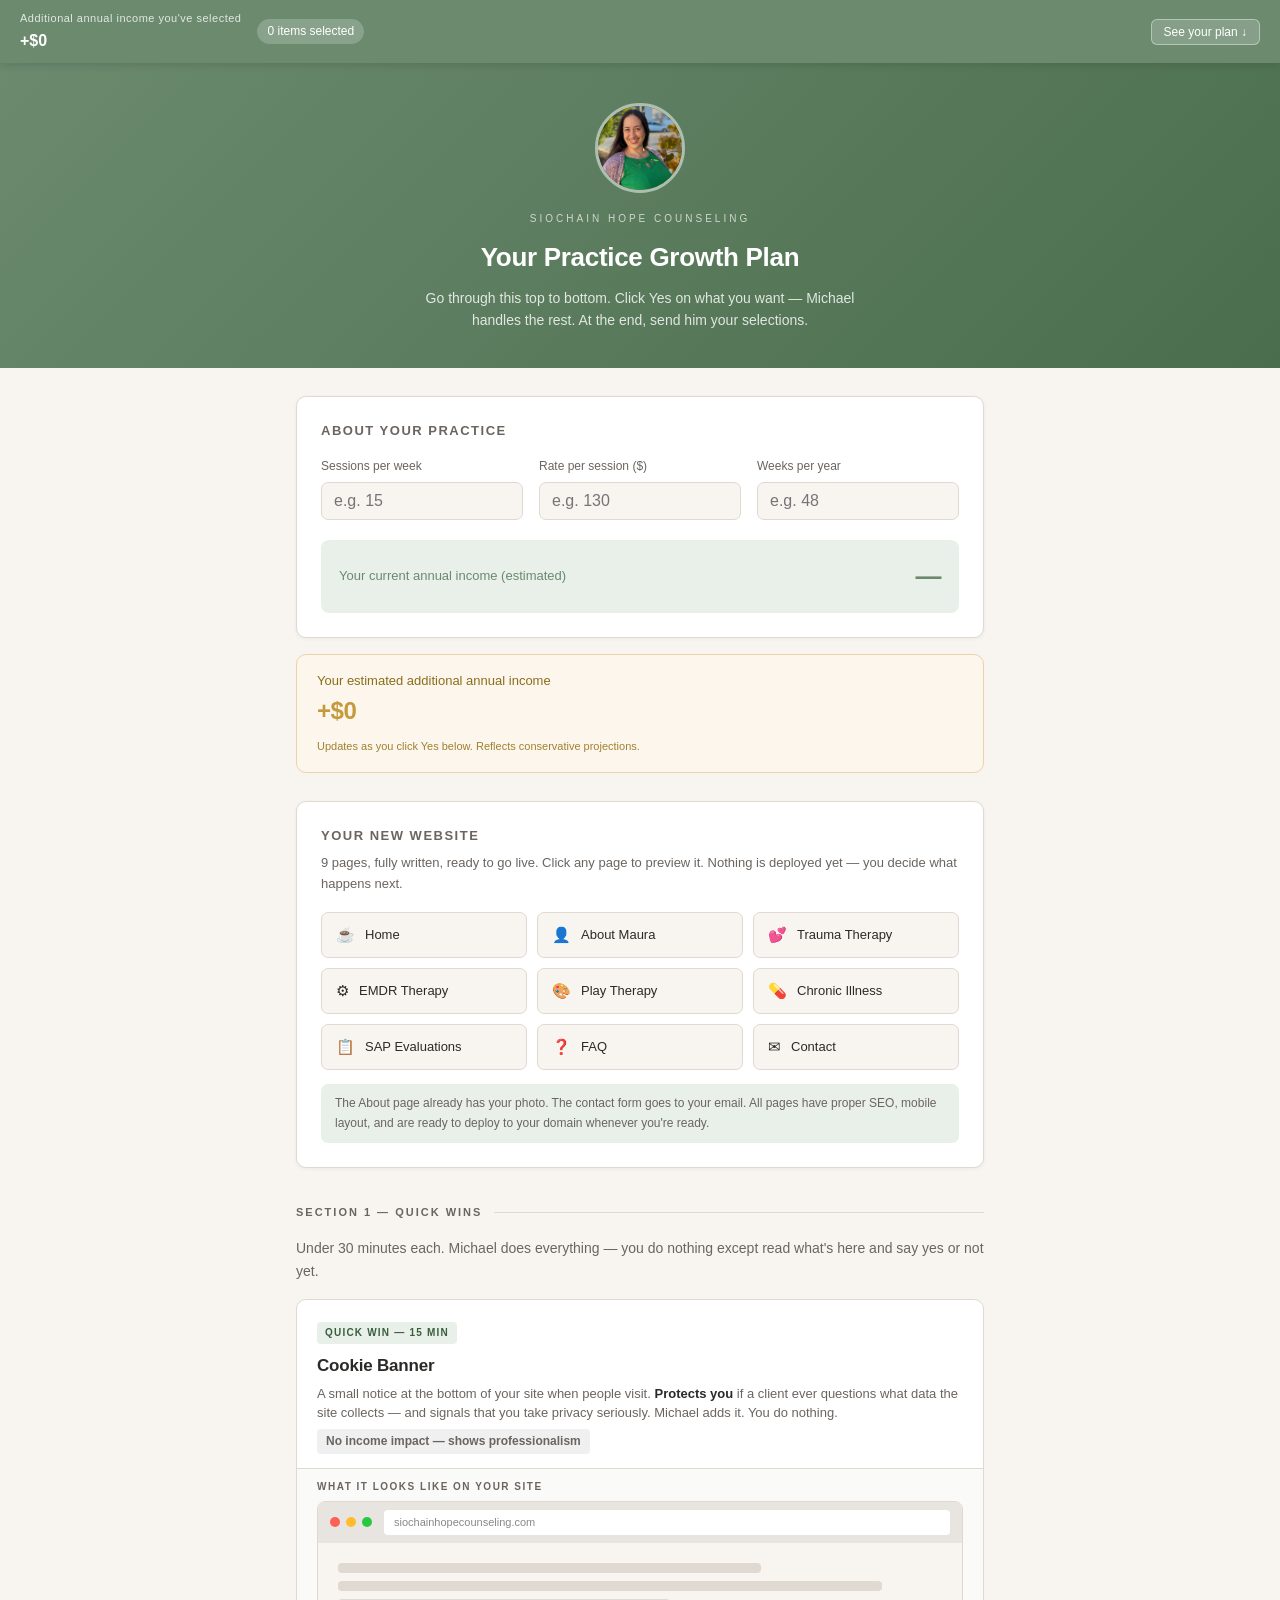
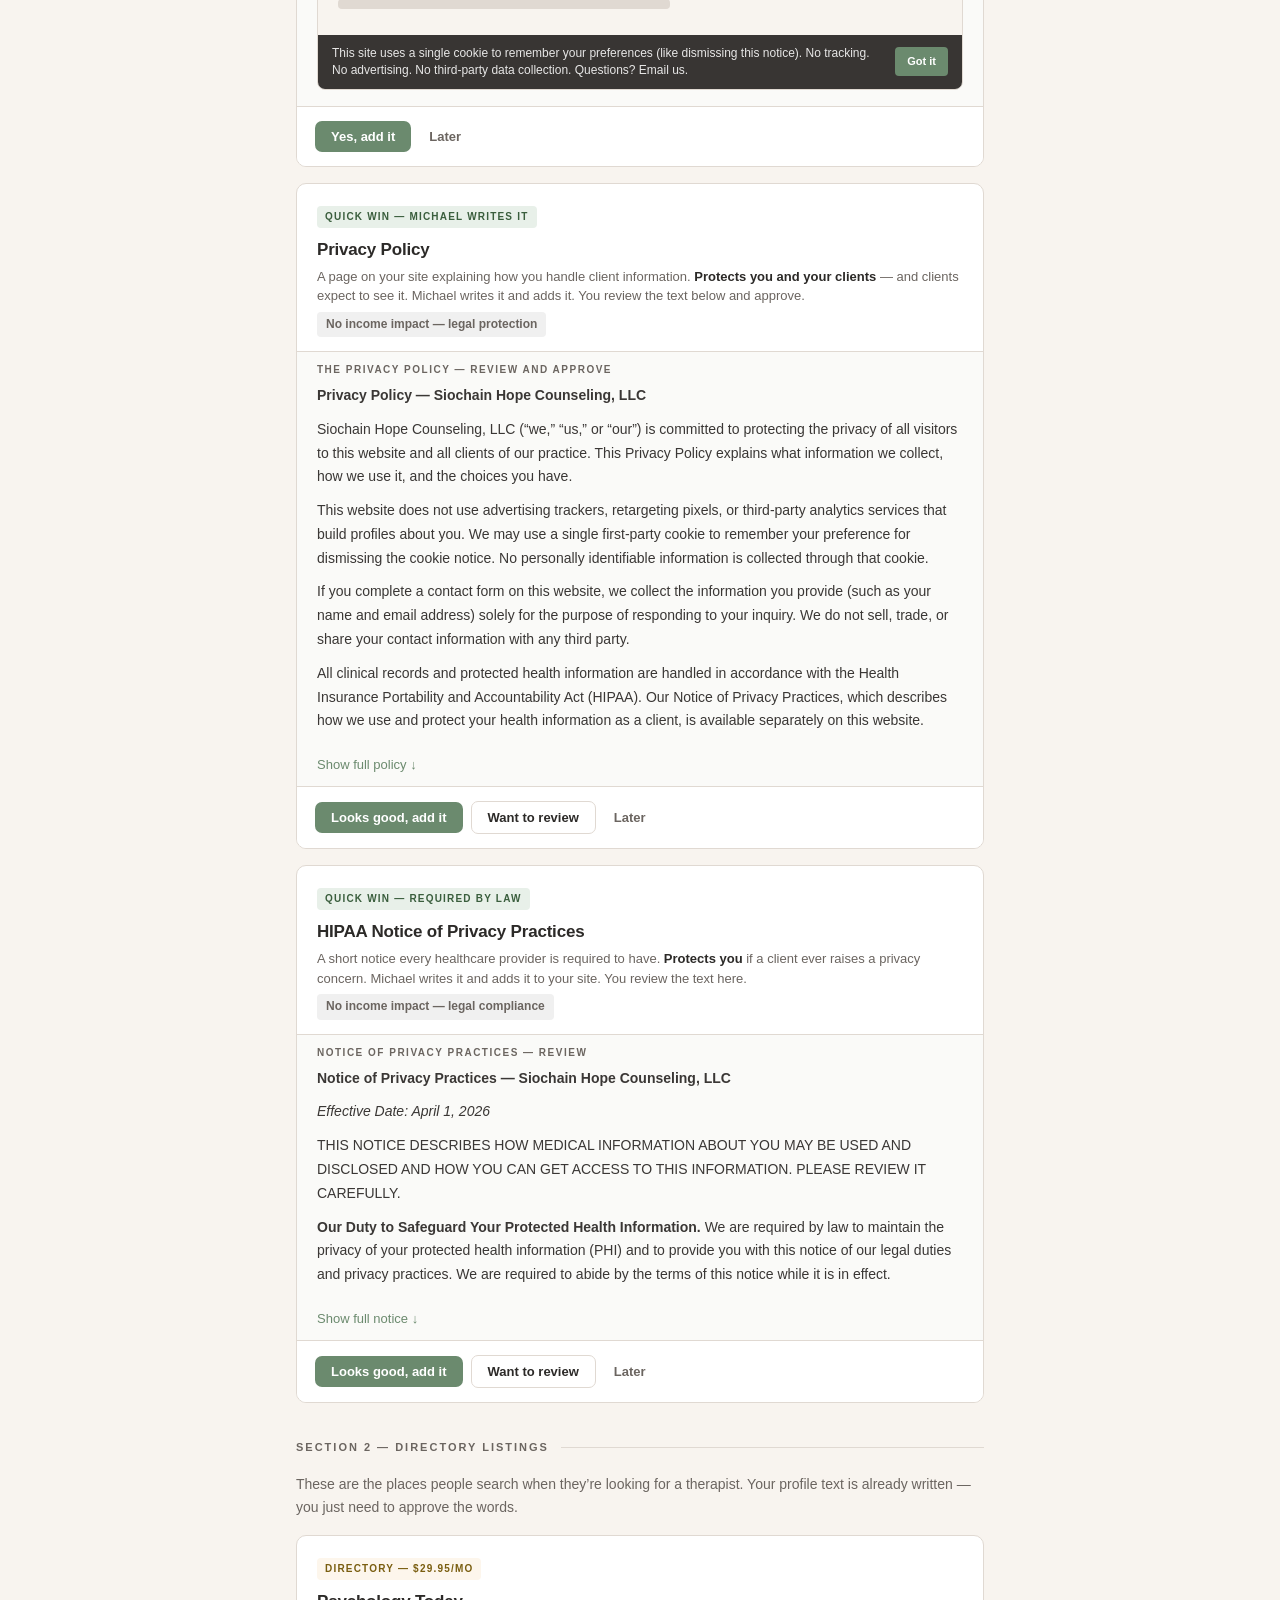
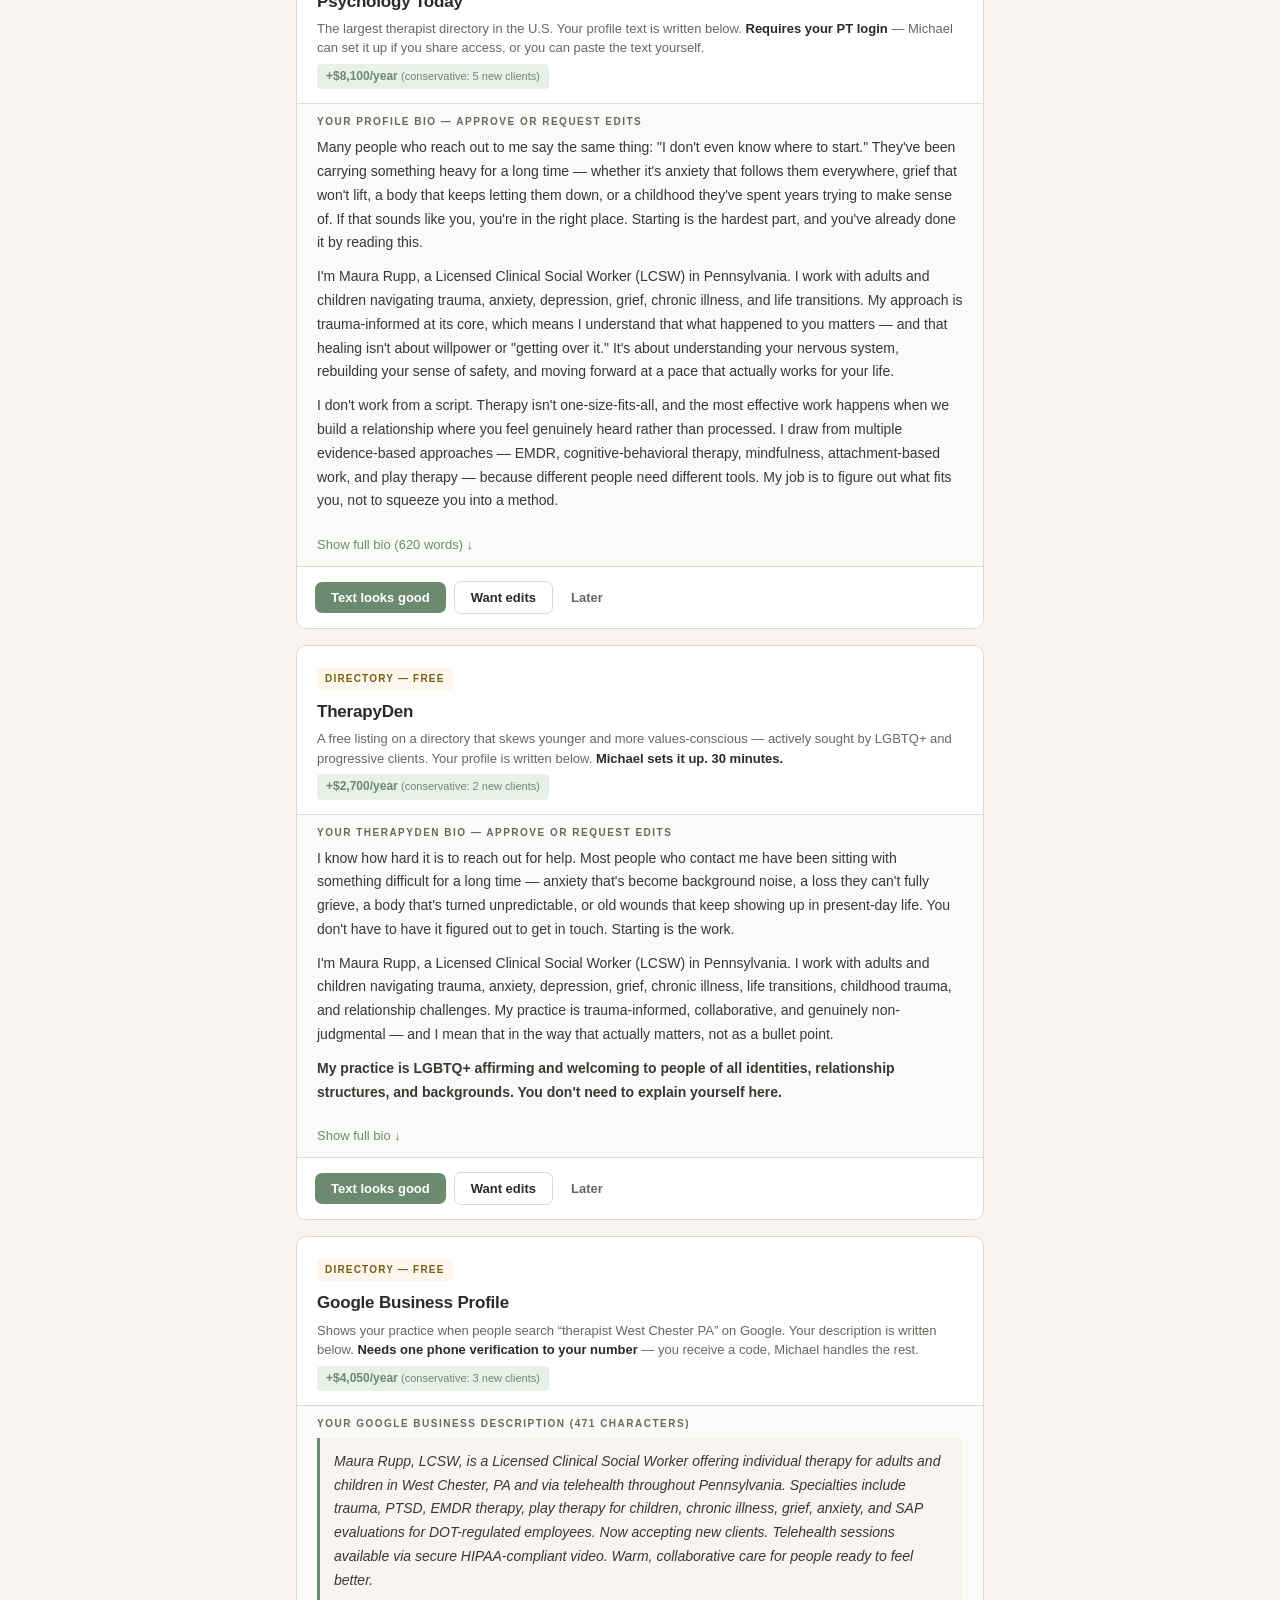
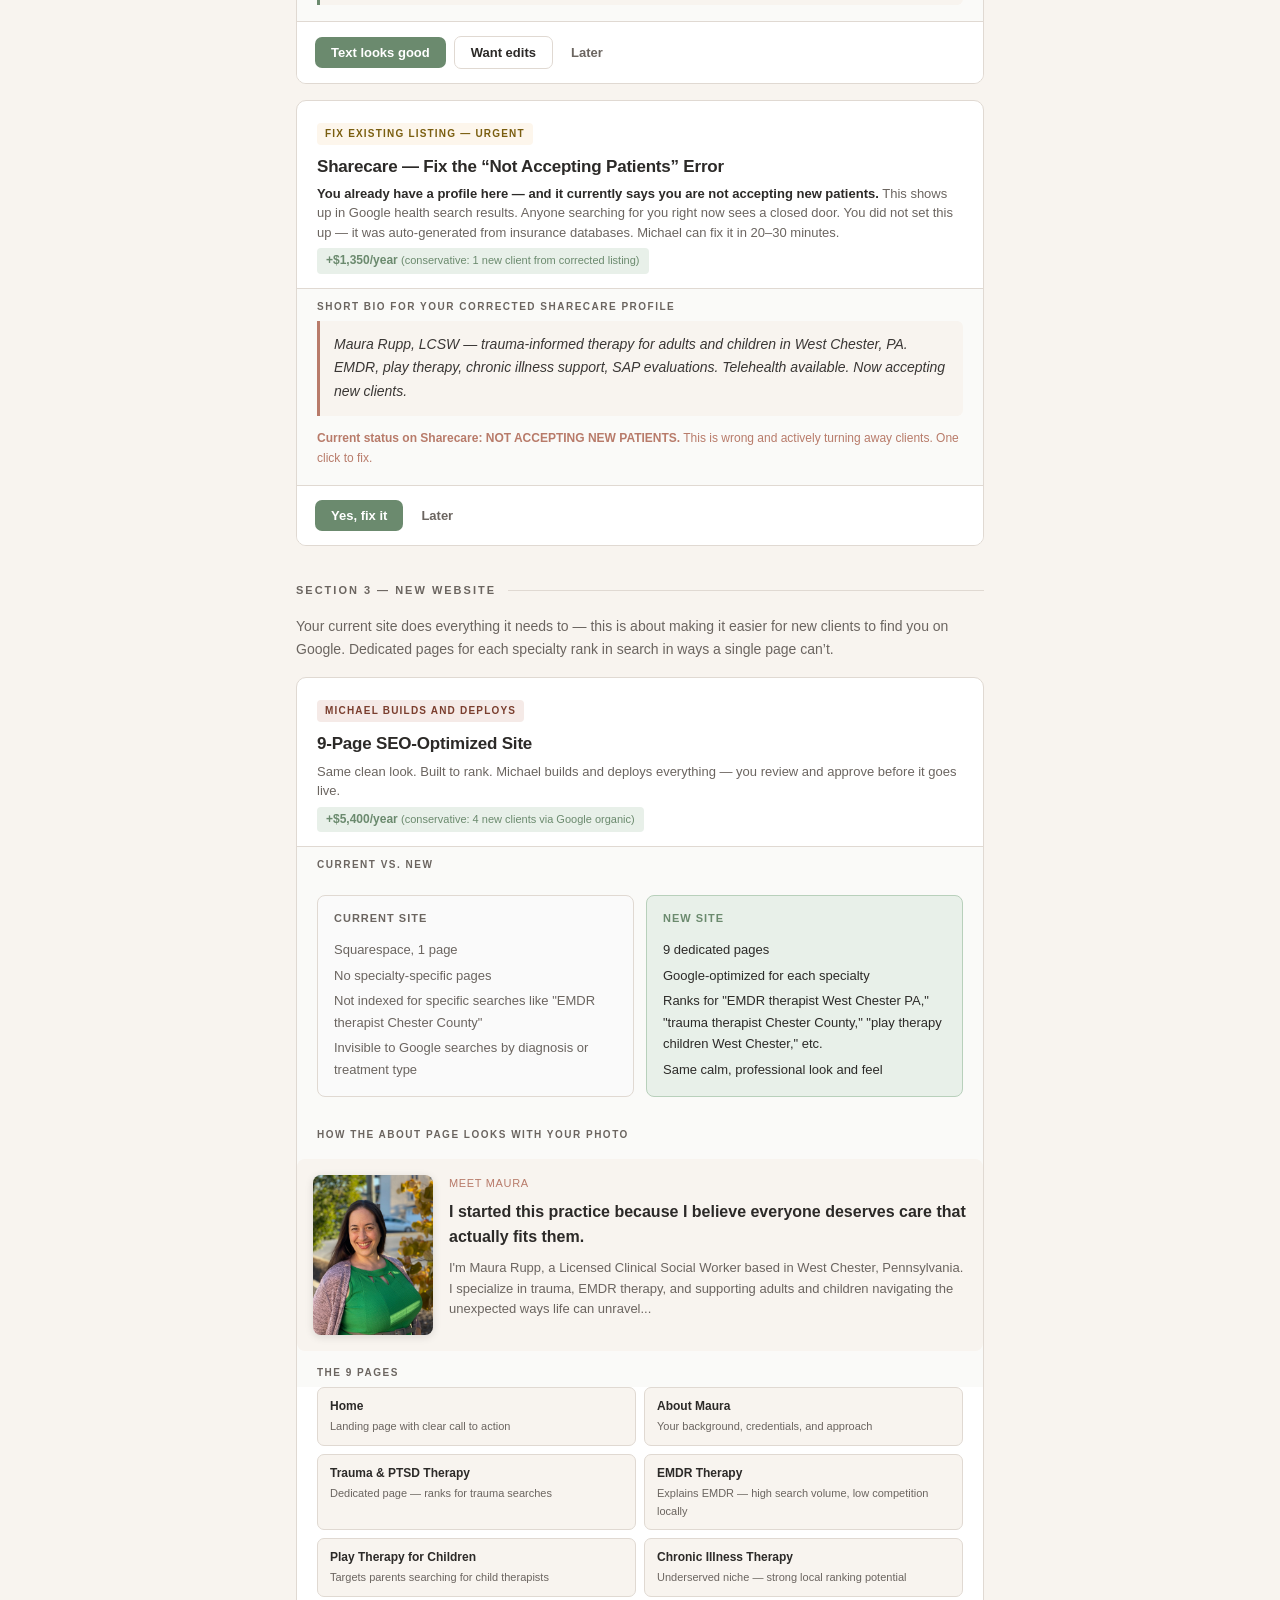
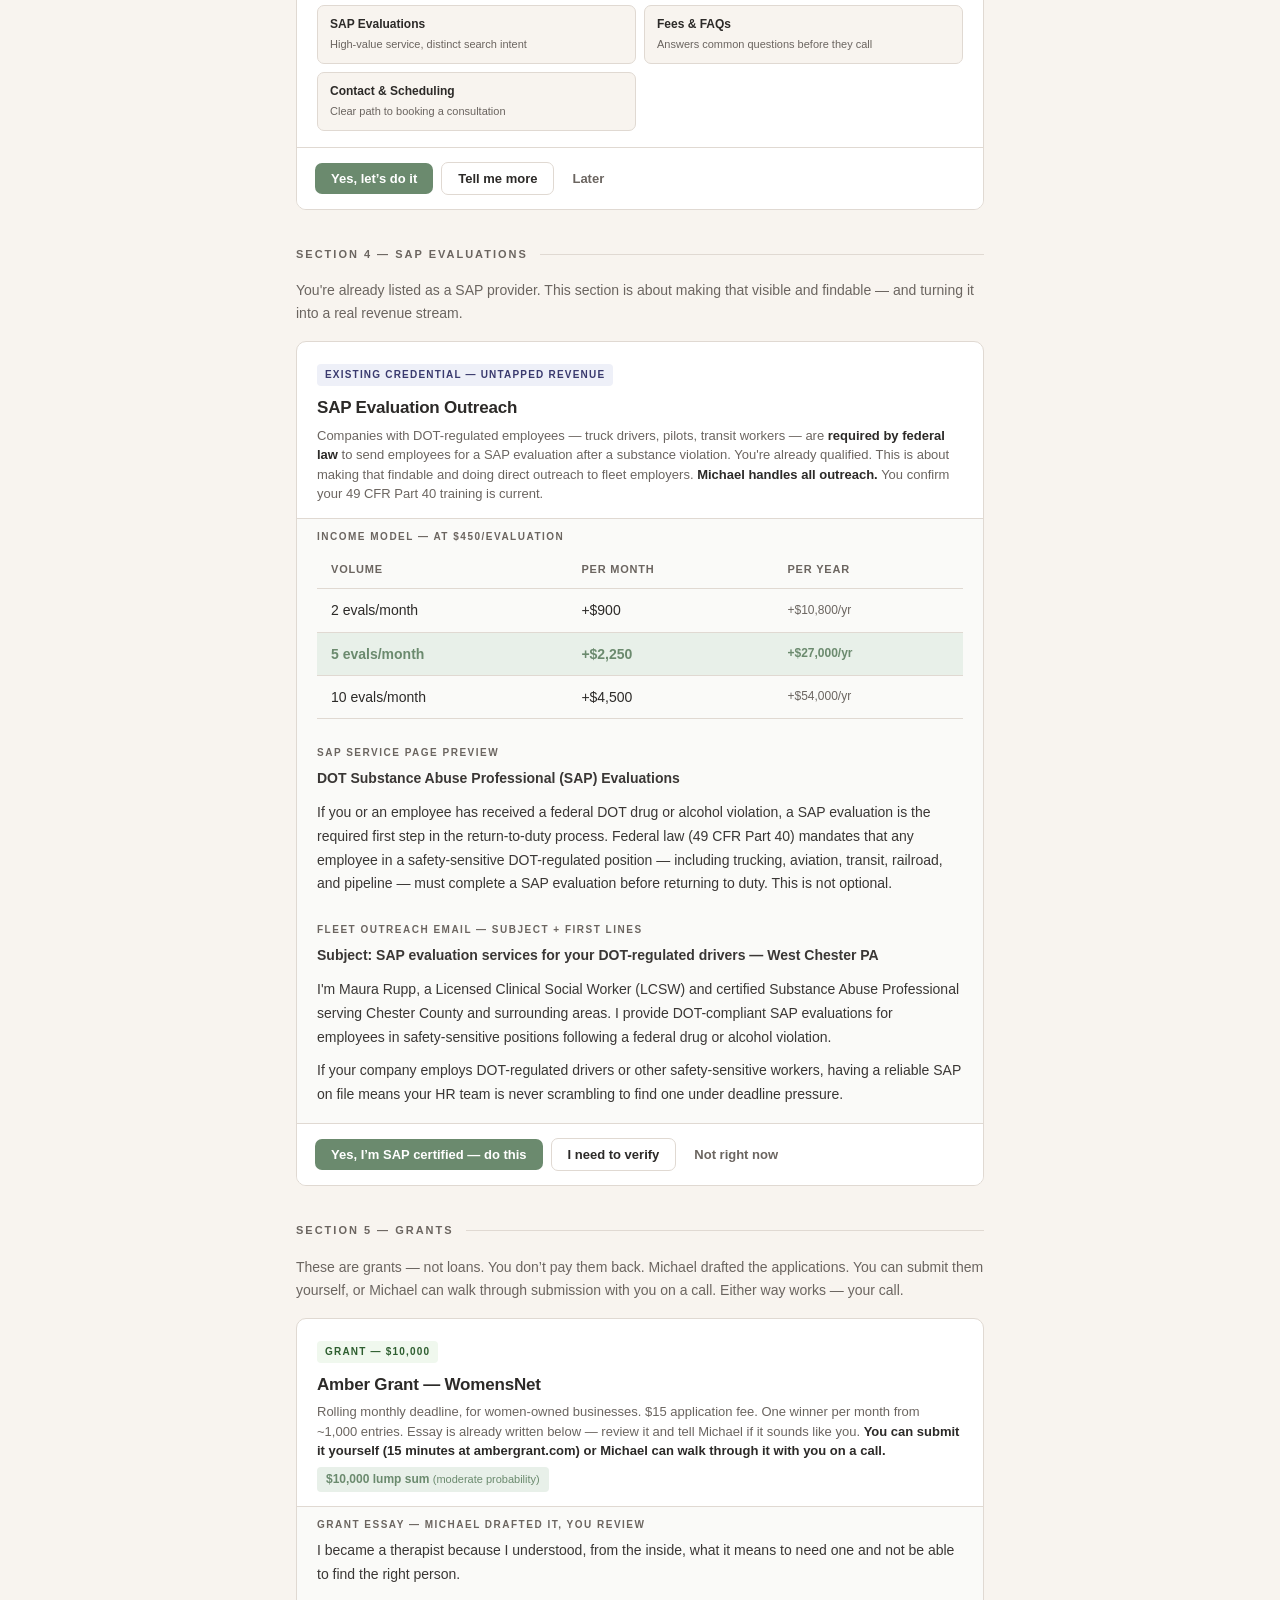
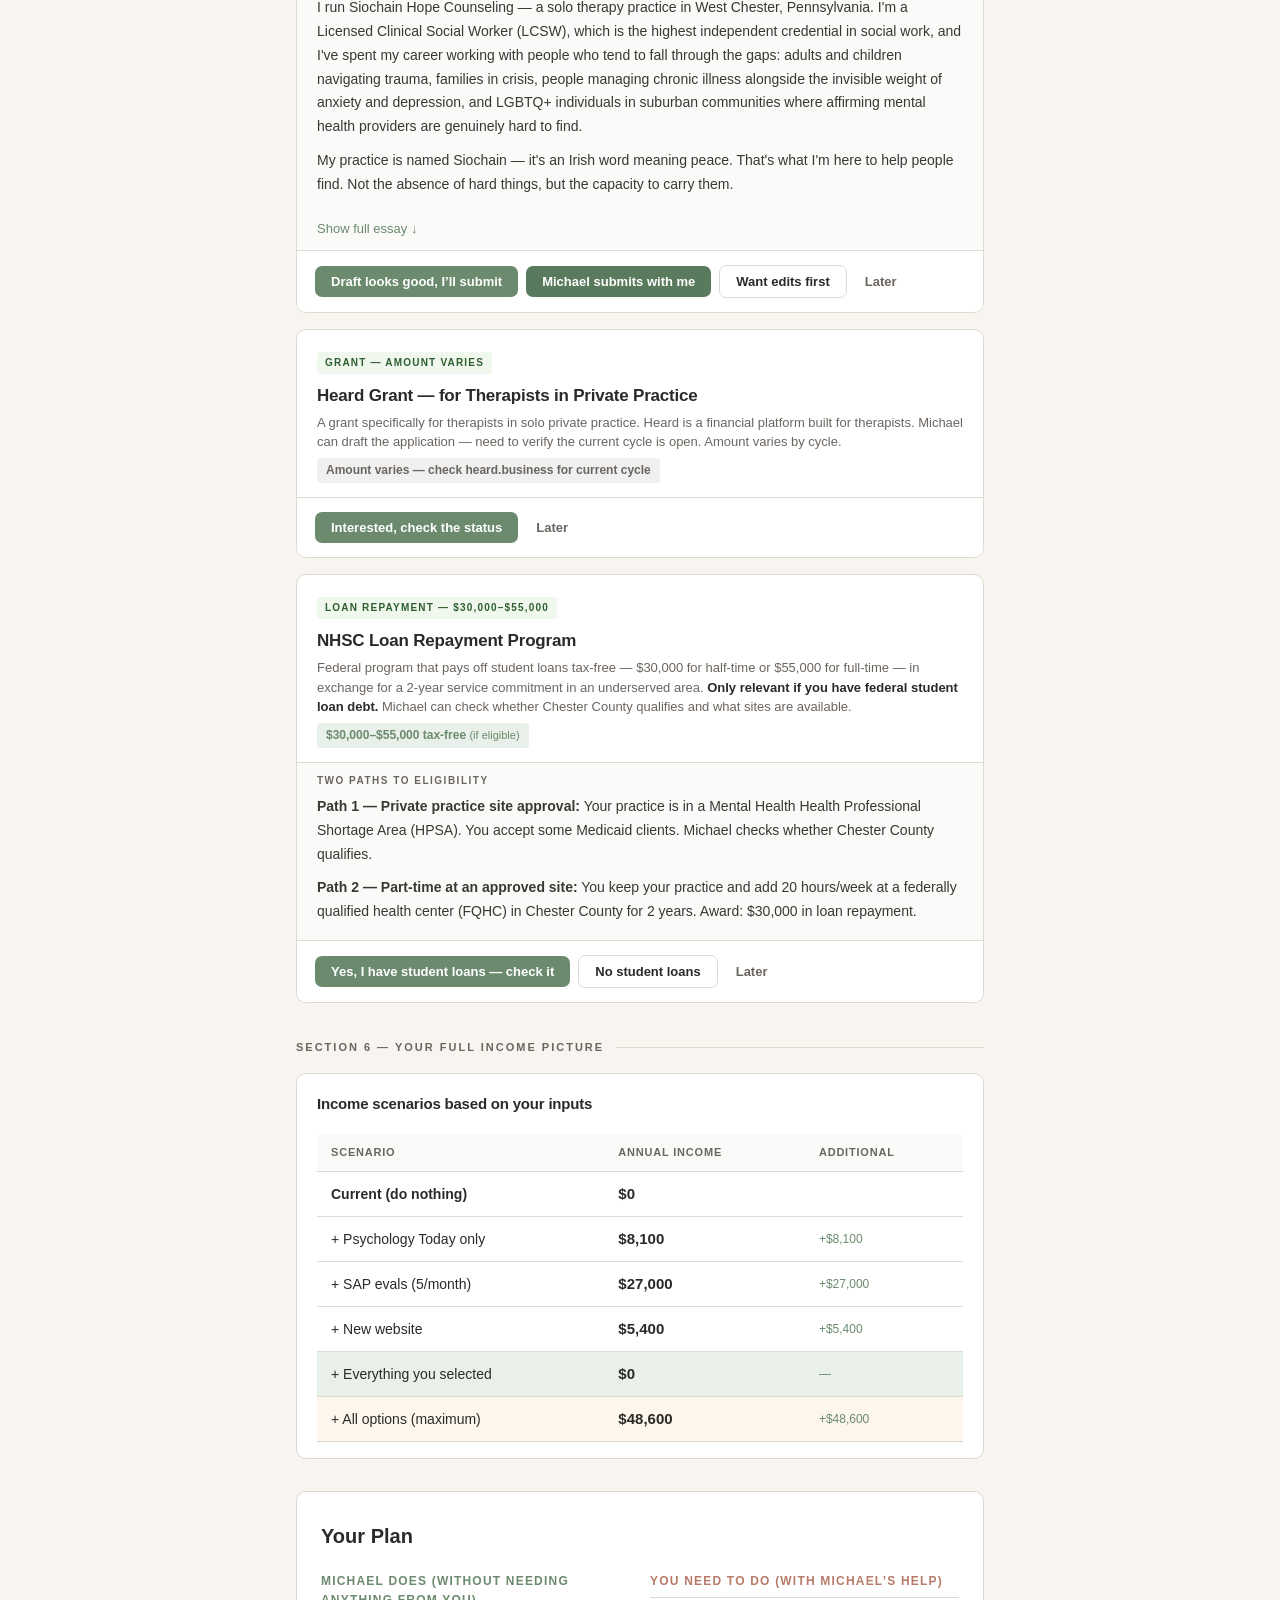
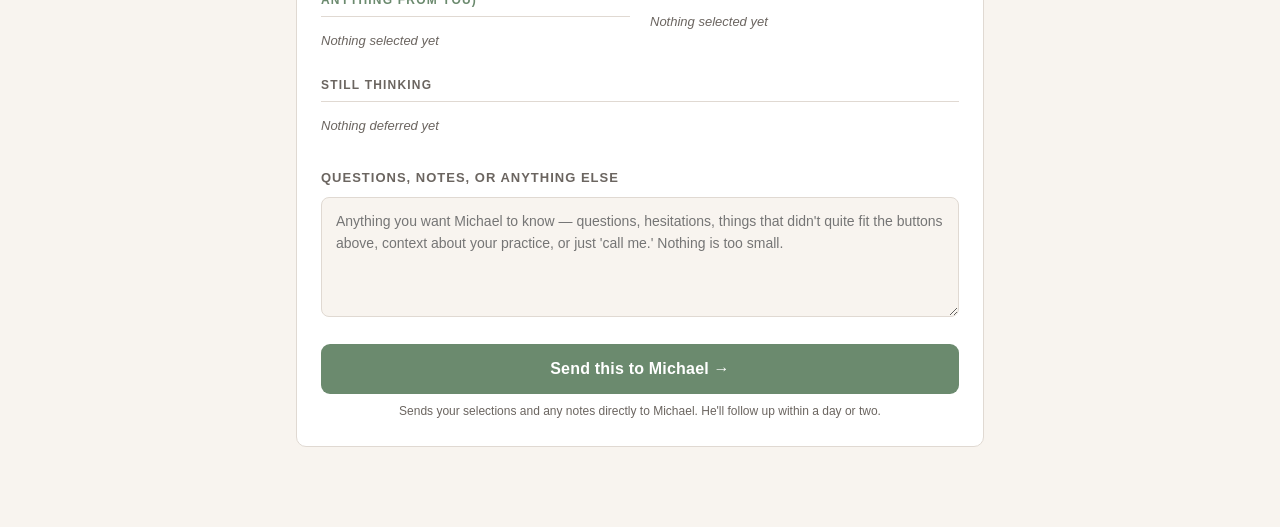
<file: index.html>
<!DOCTYPE html>
<html lang="en">
<head>
<meta charset="UTF-8">
<meta name="viewport" content="width=device-width, initial-scale=1.0">
<title>Your Practice Growth Plan — Maura Rupp, LCSW</title>
<style>
* { box-sizing: border-box; margin: 0; padding: 0; }

:root {
  --cream:    #F8F4EF;
  --sage:     #6B8A6E;
  --sage-lt:  #E8F0E9;
  --terra:    #B87B6A;
  --terra-lt: #F5EAE7;
  --gold:     #C49A3C;
  --gold-lt:  #FDF6EC;
  --charcoal: #2C2A28;
  --mid:      #6B6560;
  --border:   #E0D9D2;
  --white:    #FFFFFF;
}

body {
  background: var(--cream);
  font-family: -apple-system, BlinkMacSystemFont, 'Segoe UI', sans-serif;
  color: var(--charcoal);
  line-height: 1.6;
  min-height: 100vh;
}

/* ── Sticky progress bar ── */
#sticky-bar {
  position: sticky;
  top: 0;
  z-index: 100;
  background: var(--sage);
  color: white;
  padding: 10px 20px;
  display: flex;
  align-items: center;
  justify-content: space-between;
  gap: 12px;
  font-size: 13px;
  box-shadow: 0 2px 8px rgba(0,0,0,0.12);
}
#sticky-bar .sb-left {
  display: flex;
  align-items: center;
  gap: 16px;
}
#sticky-bar .sb-label {
  opacity: 0.8;
  font-size: 11px;
  letter-spacing: 0.5px;
}
#sticky-bar .sb-uplift {
  font-size: 16px;
  font-weight: 700;
  white-space: nowrap;
}
#sticky-bar .sb-yes-count {
  background: rgba(255,255,255,0.2);
  border-radius: 20px;
  padding: 3px 10px;
  font-size: 12px;
}
#sticky-bar .scroll-to-plan {
  background: rgba(255,255,255,0.18);
  border: 1px solid rgba(255,255,255,0.4);
  color: white;
  border-radius: 6px;
  padding: 5px 12px;
  font-size: 12px;
  cursor: pointer;
  white-space: nowrap;
  transition: background 0.15s;
}
#sticky-bar .scroll-to-plan:hover { background: rgba(255,255,255,0.28); }

/* ── Page header ── */
.page-header {
  background: linear-gradient(135deg, var(--sage) 0%, #4a6e4d 100%);
  color: white;
  padding: 40px 20px 36px;
  text-align: center;
}
.page-header .eyebrow {
  font-size: 10px;
  letter-spacing: 3px;
  text-transform: uppercase;
  opacity: 0.7;
  margin-bottom: 10px;
}
.page-header h1 {
  font-size: 26px;
  font-weight: 600;
  margin-bottom: 8px;
  letter-spacing: -0.3px;
}
.page-header .subtitle {
  font-size: 14px;
  opacity: 0.82;
  max-width: 480px;
  margin: 0 auto;
}
.page-header .header-photo {
  width: 90px;
  height: 90px;
  border-radius: 50%;
  border: 3px solid rgba(255,255,255,0.5);
  object-fit: cover;
  margin: 0 auto 18px;
  display: block;
}

/* ── Website preview card ── */
.site-preview-card {
  background: var(--white);
  border: 1px solid var(--border);
  border-radius: 10px;
  padding: 24px;
  margin: 28px 0 16px;
  box-shadow: 0 1px 4px rgba(0,0,0,0.05);
}
.site-preview-card h2 {
  font-size: 13px;
  font-weight: 700;
  letter-spacing: 1.5px;
  text-transform: uppercase;
  color: var(--mid);
  margin-bottom: 6px;
}
.site-preview-card .spc-desc {
  font-size: 13px;
  color: var(--mid);
  margin-bottom: 18px;
}
.site-pages-grid {
  display: grid;
  grid-template-columns: repeat(auto-fill, minmax(180px, 1fr));
  gap: 10px;
}
.site-page-link {
  display: flex;
  align-items: center;
  gap: 10px;
  padding: 10px 14px;
  background: var(--cream);
  border: 1px solid var(--border);
  border-radius: 7px;
  text-decoration: none;
  color: var(--charcoal);
  font-size: 13px;
  font-weight: 500;
  transition: border-color 0.15s, background 0.15s;
}
.site-page-link:hover {
  border-color: var(--sage);
  background: var(--sage-lt);
  color: var(--sage);
}
.site-page-link .spl-icon {
  font-size: 15px;
  flex-shrink: 0;
}
.site-preview-note {
  margin-top: 14px;
  font-size: 12px;
  color: var(--mid);
  padding: 10px 14px;
  background: var(--sage-lt);
  border-radius: 7px;
}

/* ── Layout ── */
.content {
  max-width: 720px;
  margin: 0 auto;
  padding: 0 16px 80px;
}

/* ── Income inputs card ── */
.income-inputs {
  background: var(--white);
  border: 1px solid var(--border);
  border-radius: 10px;
  padding: 24px;
  margin: 28px 0 16px;
  box-shadow: 0 1px 4px rgba(0,0,0,0.05);
}
.income-inputs h2 {
  font-size: 13px;
  font-weight: 600;
  letter-spacing: 1.5px;
  text-transform: uppercase;
  color: var(--mid);
  margin-bottom: 16px;
}
.inputs-row {
  display: flex;
  gap: 16px;
  flex-wrap: wrap;
}
.input-group {
  flex: 1;
  min-width: 140px;
}
.input-group label {
  display: block;
  font-size: 12px;
  color: var(--mid);
  margin-bottom: 5px;
  font-weight: 500;
}
.input-group input {
  width: 100%;
  border: 1px solid var(--border);
  border-radius: 7px;
  padding: 9px 12px;
  font-size: 16px;
  font-family: inherit;
  color: var(--charcoal);
  background: var(--cream);
  transition: border-color 0.15s;
}
.input-group input:focus {
  outline: none;
  border-color: var(--sage);
  background: white;
}
.income-display {
  margin-top: 20px;
  padding: 16px 18px;
  background: var(--sage-lt);
  border-radius: 8px;
  display: flex;
  align-items: center;
  justify-content: space-between;
  flex-wrap: wrap;
  gap: 8px;
}
.income-display .id-label {
  font-size: 13px;
  color: var(--sage);
  font-weight: 500;
}
.income-display .id-amount {
  font-size: 26px;
  font-weight: 700;
  color: var(--sage);
  letter-spacing: -0.5px;
}

/* ── Uplift counter ── */
.uplift-counter {
  background: var(--gold-lt);
  border: 1px solid #e8d4a8;
  border-radius: 10px;
  padding: 16px 20px;
  margin-bottom: 28px;
  display: flex;
  align-items: center;
  justify-content: space-between;
  flex-wrap: wrap;
  gap: 8px;
}
.uplift-counter .uc-label {
  font-size: 13px;
  color: #8a6e1c;
  font-weight: 500;
}
.uplift-counter .uc-amount {
  font-size: 24px;
  font-weight: 700;
  color: var(--gold);
  letter-spacing: -0.4px;
  transition: all 0.3s;
}
.uplift-counter .uc-note {
  font-size: 11px;
  color: #a08030;
  width: 100%;
}

/* ── Section header ── */
.section-header {
  display: flex;
  align-items: center;
  gap: 12px;
  margin: 36px 0 16px;
}
.section-header h2 {
  font-size: 11px;
  font-weight: 700;
  letter-spacing: 2px;
  text-transform: uppercase;
  color: var(--mid);
  white-space: nowrap;
}
.section-header .sh-rule {
  flex: 1;
  height: 1px;
  background: var(--border);
}
.section-desc {
  font-size: 14px;
  color: var(--mid);
  margin-bottom: 16px;
  line-height: 1.65;
}

/* ── Item card ── */
.item-card {
  background: var(--white);
  border: 1.5px solid var(--border);
  border-radius: 10px;
  margin-bottom: 16px;
  overflow: hidden;
  transition: box-shadow 0.2s, border-color 0.2s;
}
.item-card.selected-yes {
  border-color: var(--sage);
  box-shadow: 0 0 0 2px rgba(107,138,110,0.15);
}
.item-card.selected-later {
  opacity: 0.65;
}
.card-header {
  padding: 18px 20px 14px;
}
.card-tag {
  display: inline-block;
  font-size: 10px;
  font-weight: 700;
  letter-spacing: 1.2px;
  text-transform: uppercase;
  padding: 3px 8px;
  border-radius: 4px;
  margin-bottom: 8px;
}
.tag-quick { background: var(--sage-lt); color: #3a5e3d; }
.tag-listing { background: var(--gold-lt); color: #7a5e10; }
.tag-website { background: var(--terra-lt); color: #7a3e2e; }
.tag-sap { background: #EEF0F8; color: #3a3a6e; }
.tag-grant { background: #f0f8ee; color: #2e5e30; }

.card-title {
  font-size: 17px;
  font-weight: 600;
  margin-bottom: 4px;
  letter-spacing: -0.2px;
}
.card-meta {
  font-size: 13px;
  color: var(--mid);
  line-height: 1.5;
}
.card-meta strong { color: var(--charcoal); }
.income-impact {
  display: inline-block;
  margin-top: 6px;
  background: var(--sage-lt);
  color: var(--sage);
  font-size: 12px;
  font-weight: 700;
  padding: 3px 9px;
  border-radius: 4px;
}
.income-impact.impact-0 { background: #f0f0f0; color: var(--mid); }

/* ── Preview block ── */
.preview-block {
  border-top: 1px solid var(--border);
  background: #FAFAF8;
}
.preview-label {
  padding: 10px 20px 6px;
  font-size: 10px;
  font-weight: 700;
  letter-spacing: 1.5px;
  text-transform: uppercase;
  color: var(--mid);
}
.preview-content {
  padding: 0 20px 16px;
  font-size: 14px;
  line-height: 1.7;
  color: #3a3735;
}
.preview-content p { margin-bottom: 10px; }
.preview-content p:last-child { margin-bottom: 0; }

/* Cookie banner mockup */
.cookie-mockup {
  border: 1px solid var(--border);
  border-radius: 8px;
  overflow: hidden;
  background: #f5f5f3;
}
.cookie-mockup .cm-browser-bar {
  background: #e8e4e0;
  padding: 8px 12px;
  display: flex;
  align-items: center;
  gap: 6px;
}
.cm-dot { width: 10px; height: 10px; border-radius: 50%; }
.cm-dot.red { background: #ff5f57; }
.cm-dot.yellow { background: #febc2e; }
.cm-dot.green { background: #28c840; }
.cm-browser-bar .cm-url {
  background: white;
  border-radius: 4px;
  padding: 3px 10px;
  font-size: 11px;
  color: #888;
  flex: 1;
  margin-left: 6px;
}
.cm-page-content {
  padding: 20px;
  min-height: 80px;
  background: var(--cream);
  position: relative;
}
.cm-page-lines { display: flex; flex-direction: column; gap: 8px; padding-bottom: 60px; }
.cm-line { height: 10px; border-radius: 4px; background: var(--border); }
.cm-banner {
  position: absolute;
  bottom: 0;
  left: 0; right: 0;
  background: rgba(44,42,40,0.94);
  color: white;
  padding: 10px 14px;
  font-size: 12px;
  display: flex;
  align-items: center;
  justify-content: space-between;
  gap: 10px;
  flex-wrap: wrap;
}
.cm-banner-text { flex: 1; line-height: 1.4; color: rgba(255,255,255,0.88); }
.cm-banner-btn {
  background: var(--sage);
  color: white;
  border: none;
  border-radius: 4px;
  padding: 5px 12px;
  font-size: 11px;
  font-weight: 600;
  cursor: default;
  white-space: nowrap;
}

/* Expand toggle */
.expand-toggle {
  display: block;
  padding: 8px 20px 14px;
  font-size: 13px;
  color: var(--sage);
  cursor: pointer;
  font-weight: 500;
  background: none;
  border: none;
  text-align: left;
  width: 100%;
}
.expand-toggle:hover { text-decoration: underline; }
.expandable-content { display: none; }
.expandable-content.open { display: block; }

/* Comparison layout */
.compare-row {
  display: flex;
  gap: 12px;
  padding: 16px 20px;
}
.compare-col {
  flex: 1;
  background: #fafafa;
  border: 1px solid var(--border);
  border-radius: 8px;
  padding: 14px 16px;
}
.compare-col.col-new { background: var(--sage-lt); border-color: #b8d0bb; }
.compare-col h4 {
  font-size: 11px;
  font-weight: 700;
  letter-spacing: 1px;
  text-transform: uppercase;
  color: var(--mid);
  margin-bottom: 10px;
}
.compare-col.col-new h4 { color: var(--sage); }
.compare-col ul {
  list-style: none;
  font-size: 13px;
  line-height: 1.65;
  color: var(--charcoal);
}
.compare-col ul li { padding: 2px 0; }
.compare-col ul li::before { content: ""; }
.compare-col.col-new ul li::before { content: ""; }
.col-old ul li { color: var(--mid); }

/* Page list */
.page-list {
  padding: 0 20px 16px;
  display: grid;
  grid-template-columns: 1fr 1fr;
  gap: 8px;
}
.page-item {
  background: var(--cream);
  border: 1px solid var(--border);
  border-radius: 7px;
  padding: 9px 12px;
  font-size: 12px;
}
.page-item .pi-title { font-weight: 600; margin-bottom: 2px; }
.page-item .pi-desc { color: var(--mid); font-size: 11px; }

/* SAP table */
.sap-table {
  width: 100%;
  border-collapse: collapse;
  font-size: 14px;
  margin: 0 20px;
  width: calc(100% - 40px);
  margin-bottom: 16px;
}
.sap-table th, .sap-table td {
  padding: 10px 14px;
  text-align: left;
  border-bottom: 1px solid var(--border);
}
.sap-table th {
  font-size: 11px;
  letter-spacing: 0.8px;
  text-transform: uppercase;
  color: var(--mid);
  background: #fafaf8;
}
.sap-table .highlight-row td {
  background: var(--sage-lt);
  font-weight: 600;
  color: var(--sage);
}
.sap-calc { font-size: 12px; color: var(--mid); }

/* Income scenarios table */
.scenario-table {
  width: calc(100% - 40px);
  margin: 0 20px 16px;
  border-collapse: collapse;
  font-size: 14px;
}
.scenario-table th, .scenario-table td {
  padding: 10px 14px;
  text-align: left;
  border-bottom: 1px solid var(--border);
}
.scenario-table th {
  font-size: 11px;
  letter-spacing: 0.8px;
  text-transform: uppercase;
  color: var(--mid);
  background: #fafaf8;
}
.scenario-table tr.sc-selected td { background: var(--sage-lt); }
.scenario-table tr.sc-current td { font-weight: 600; }
.scenario-table tr.sc-max td { background: var(--gold-lt); }
.scenario-table .sc-amount { font-weight: 600; font-size: 15px; }
.scenario-table .sc-delta { font-size: 12px; color: var(--sage); }

/* Card buttons */
.card-actions {
  border-top: 1px solid var(--border);
  padding: 14px 18px;
  display: flex;
  align-items: center;
  gap: 8px;
  flex-wrap: wrap;
  background: white;
}
.btn {
  border: none;
  border-radius: 7px;
  padding: 9px 16px;
  font-size: 13px;
  font-weight: 600;
  cursor: pointer;
  transition: all 0.15s;
  font-family: inherit;
  line-height: 1;
}
.btn-yes {
  background: var(--sage);
  color: white;
}
.btn-yes:hover { background: #5a7a5d; }
.btn-yes.active {
  background: #3d6040;
  box-shadow: 0 0 0 2px rgba(107,138,110,0.3);
}
.btn-edit {
  background: white;
  color: var(--charcoal);
  border: 1.5px solid var(--border);
}
.btn-edit:hover { border-color: var(--mid); }
.btn-edit.active { border-color: var(--terra); color: var(--terra); }
.btn-later {
  background: none;
  color: var(--mid);
  padding: 9px 10px;
}
.btn-later:hover { color: var(--charcoal); }
.btn-later.active { color: var(--terra); font-style: italic; }

.selection-badge {
  margin-left: auto;
  font-size: 11px;
  color: var(--mid);
  display: none;
}
.selection-badge.visible { display: block; }
.selected-yes .selection-badge { color: var(--sage); }
.selected-later .selection-badge { color: var(--terra); }

/* ── Final Plan section ── */
#final-plan {
  background: var(--white);
  border: 1px solid var(--border);
  border-radius: 10px;
  padding: 28px 24px 24px;
  margin-top: 32px;
}
#final-plan h2 {
  font-size: 20px;
  font-weight: 600;
  margin-bottom: 20px;
}
.plan-columns {
  display: flex;
  gap: 20px;
  margin-bottom: 20px;
  flex-wrap: wrap;
}
.plan-col {
  flex: 1;
  min-width: 200px;
}
.plan-col h3 {
  font-size: 12px;
  font-weight: 700;
  letter-spacing: 1.2px;
  text-transform: uppercase;
  color: var(--mid);
  margin-bottom: 10px;
  padding-bottom: 6px;
  border-bottom: 1px solid var(--border);
}
.plan-col.col-michael h3 { color: var(--sage); }
.plan-col.col-you h3 { color: var(--terra); }
.plan-col.col-later h3 { color: var(--mid); }
.plan-list {
  list-style: none;
  font-size: 14px;
}
.plan-list li {
  padding: 5px 0;
  border-bottom: 1px solid #f0ece6;
  color: var(--charcoal);
  font-size: 13px;
  line-height: 1.4;
}
.plan-list li:last-child { border-bottom: none; }
.plan-list .empty-note { color: var(--mid); font-style: italic; font-size: 13px; }

.send-btn {
  display: block;
  width: 100%;
  background: var(--sage);
  color: white;
  border: none;
  border-radius: 9px;
  padding: 16px;
  font-size: 16px;
  font-weight: 700;
  cursor: pointer;
  margin-top: 20px;
  text-align: center;
  font-family: inherit;
  transition: background 0.15s;
  letter-spacing: 0.2px;
}
.send-btn:hover { background: #5a7a5d; }
.send-btn-note {
  font-size: 12px;
  color: var(--mid);
  text-align: center;
  margin-top: 8px;
}

/* ── Responsive ── */
@media (max-width: 520px) {
  .inputs-row { flex-direction: column; }
  .plan-columns { flex-direction: column; }
  .page-list { grid-template-columns: 1fr; }
  .compare-row { flex-direction: column; }
  #sticky-bar .sb-left { flex-direction: column; align-items: flex-start; gap: 2px; }
  #sticky-bar .sb-uplift { font-size: 14px; }
}
</style>
</head>
<body>

<!-- Sticky progress bar -->
<div id="sticky-bar">
  <div class="sb-left">
    <div>
      <div class="sb-label">Additional annual income you've selected</div>
      <div class="sb-uplift" id="uplift-display">+$0</div>
    </div>
    <div class="sb-yes-count" id="yes-count-badge">0 items selected</div>
  </div>
  <button class="scroll-to-plan" onclick="scrollToPlan()">See your plan &darr;</button>
</div>

<!-- Page header -->
<div class="page-header">
  <img src="maura-photo.jpg" alt="Maura Rupp, LCSW" class="header-photo">
  <div class="eyebrow">Siochain Hope Counseling</div>
  <h1>Your Practice Growth Plan</h1>
  <div class="subtitle">Go through this top to bottom. Click Yes on what you want — Michael handles the rest. At the end, send him your selections.</div>
</div>

<div class="content">

  <!-- Income inputs -->
  <div class="income-inputs">
    <h2>About Your Practice</h2>
    <div class="inputs-row">
      <div class="input-group">
        <label>Sessions per week</label>
        <input type="number" id="sessions-per-week" value="" placeholder="e.g. 15" min="1" max="60" oninput="recalcAll()">
      </div>
      <div class="input-group">
        <label>Rate per session ($)</label>
        <input type="number" id="rate-per-session" value="" placeholder="e.g. 130" min="1" oninput="recalcAll()">
      </div>
      <div class="input-group">
        <label>Weeks per year</label>
        <input type="number" id="weeks-per-year" value="" placeholder="e.g. 48" min="1" max="52" oninput="recalcAll()">
      </div>
    </div>
    <div class="income-display">
      <div class="id-label">Your current annual income (estimated)</div>
      <div class="id-amount" id="current-income">—</div>
    </div>
  </div>

  <!-- Uplift counter -->
  <div class="uplift-counter">
    <div>
      <div class="uc-label">Your estimated additional annual income</div>
      <div class="uc-amount" id="uplift-counter-display">+$0</div>
    </div>
    <div class="uc-note">Updates as you click Yes below. Reflects conservative projections.</div>
  </div>

  <!-- Your New Website -->
  <div class="site-preview-card">
    <h2>Your New Website</h2>
    <div class="spc-desc">9 pages, fully written, ready to go live. Click any page to preview it. Nothing is deployed yet — you decide what happens next.</div>
    <div class="site-pages-grid">
      <a href="site/index.html" target="_blank" class="site-page-link">
        <span class="spl-icon">&#9749;</span> Home
      </a>
      <a href="site/about.html" target="_blank" class="site-page-link">
        <span class="spl-icon">&#128100;</span> About Maura
      </a>
      <a href="site/trauma-therapy.html" target="_blank" class="site-page-link">
        <span class="spl-icon">&#128149;</span> Trauma Therapy
      </a>
      <a href="site/emdr-therapy.html" target="_blank" class="site-page-link">
        <span class="spl-icon">&#9881;</span> EMDR Therapy
      </a>
      <a href="site/play-therapy.html" target="_blank" class="site-page-link">
        <span class="spl-icon">&#127912;</span> Play Therapy
      </a>
      <a href="site/chronic-illness-therapy.html" target="_blank" class="site-page-link">
        <span class="spl-icon">&#128138;</span> Chronic Illness
      </a>
      <a href="site/sap-evaluation.html" target="_blank" class="site-page-link">
        <span class="spl-icon">&#128203;</span> SAP Evaluations
      </a>
      <a href="site/faq.html" target="_blank" class="site-page-link">
        <span class="spl-icon">&#10067;</span> FAQ
      </a>
      <a href="site/contact.html" target="_blank" class="site-page-link">
        <span class="spl-icon">&#9993;</span> Contact
      </a>
    </div>
    <div class="site-preview-note">The About page already has your photo. The contact form goes to your email. All pages have proper SEO, mobile layout, and are ready to deploy to your domain whenever you're ready.</div>
  </div>

  <!-- =========================================================
       SECTION 1: QUICK WINS
  ========================================================= -->
  <div class="section-header">
    <h2>Section 1 &mdash; Quick Wins</h2>
    <div class="sh-rule"></div>
  </div>
  <p class="section-desc">Under 30 minutes each. Michael does everything — you do nothing except read what's here and say yes or not yet.</p>

  <!-- 1a Cookie Banner -->
  <div class="item-card" id="card-cookie">
    <div class="card-header">
      <div class="card-tag tag-quick">Quick Win &mdash; 15 min</div>
      <div class="card-title">Cookie Banner</div>
      <div class="card-meta">
        A small notice at the bottom of your site when people visit. <strong>Protects you</strong> if a client ever questions what data the site collects — and signals that you take privacy seriously. Michael adds it. You do nothing.
      </div>
      <div class="income-impact impact-0">No income impact &mdash; shows professionalism</div>
    </div>
    <div class="preview-block">
      <div class="preview-label">What it looks like on your site</div>
      <div class="preview-content">
        <div class="cookie-mockup">
          <div class="cm-browser-bar">
            <div class="cm-dot red"></div>
            <div class="cm-dot yellow"></div>
            <div class="cm-dot green"></div>
            <div class="cm-url">siochainhopecounseling.com</div>
          </div>
          <div class="cm-page-content">
            <div class="cm-page-lines">
              <div class="cm-line" style="width:70%"></div>
              <div class="cm-line" style="width:90%"></div>
              <div class="cm-line" style="width:55%"></div>
            </div>
            <div class="cm-banner">
              <div class="cm-banner-text">This site uses a single cookie to remember your preferences (like dismissing this notice). No tracking. No advertising. No third-party data collection. Questions? Email us.</div>
              <div class="cm-banner-btn">Got it</div>
            </div>
          </div>
        </div>
      </div>
    </div>
    <div class="card-actions">
      <button class="btn btn-yes" onclick="selectItem('cookie','yes',0,'Michael adds cookie banner to your site')">Yes, add it</button>
      <button class="btn btn-later" onclick="selectItem('cookie','later',0,'Cookie banner')">Later</button>
      <span class="selection-badge" id="badge-cookie"></span>
    </div>
  </div>

  <!-- 1b Privacy Policy -->
  <div class="item-card" id="card-privacy">
    <div class="card-header">
      <div class="card-tag tag-quick">Quick Win &mdash; Michael writes it</div>
      <div class="card-title">Privacy Policy</div>
      <div class="card-meta">
        A page on your site explaining how you handle client information. <strong>Protects you and your clients</strong> — and clients expect to see it. Michael writes it and adds it. You review the text below and approve.
      </div>
      <div class="income-impact impact-0">No income impact &mdash; legal protection</div>
    </div>
    <div class="preview-block">
      <div class="preview-label">The privacy policy — review and approve</div>
      <div class="preview-content">
        <p><strong>Privacy Policy &mdash; Siochain Hope Counseling, LLC</strong></p>
        <p>Siochain Hope Counseling, LLC (&ldquo;we,&rdquo; &ldquo;us,&rdquo; or &ldquo;our&rdquo;) is committed to protecting the privacy of all visitors to this website and all clients of our practice. This Privacy Policy explains what information we collect, how we use it, and the choices you have.</p>
        <p>This website does not use advertising trackers, retargeting pixels, or third-party analytics services that build profiles about you. We may use a single first-party cookie to remember your preference for dismissing the cookie notice. No personally identifiable information is collected through that cookie.</p>
        <p>If you complete a contact form on this website, we collect the information you provide (such as your name and email address) solely for the purpose of responding to your inquiry. We do not sell, trade, or share your contact information with any third party.</p>
        <p>All clinical records and protected health information are handled in accordance with the Health Insurance Portability and Accountability Act (HIPAA). Our Notice of Privacy Practices, which describes how we use and protect your health information as a client, is available separately on this website.</p>
      </div>
      <button class="expand-toggle" onclick="toggleExpand('privacy-full', this)">Show full policy &darr;</button>
      <div class="expandable-content" id="privacy-full">
        <div class="preview-content">
          <p>This website is hosted on Squarespace. Squarespace may collect standard server logs (such as IP addresses and page views) as part of its hosting infrastructure. These logs are not shared with Siochain Hope Counseling and are governed by Squarespace&rsquo;s own privacy policy.</p>
          <p>If you communicate with us by email, please be aware that standard email is not a fully secure channel. Do not send sensitive health information via email. For secure communication as an existing client, please use the messaging feature within our practice management platform (SimplePractice).</p>
          <p>You have the right to request access to any personal information we hold about you, to request correction of inaccurate information, and to request deletion of your information where no legal obligation requires us to retain it. To make any of these requests, contact us at mrupp@siochainhopecounseling.com.</p>
          <p>This policy may be updated periodically. The date of the most recent update appears at the bottom of this page. Continued use of this website following any update constitutes your acceptance of the revised policy.</p>
          <p><em>Last updated: April 2026</em></p>
        </div>
      </div>
    </div>
    <div class="card-actions">
      <button class="btn btn-yes" onclick="selectItem('privacy','yes',0,'Michael adds privacy policy to your site')">Looks good, add it</button>
      <button class="btn btn-edit" onclick="selectItem('privacy','edit',0,'Privacy policy — wants edits')">Want to review</button>
      <button class="btn btn-later" onclick="selectItem('privacy','later',0,'Privacy policy')">Later</button>
      <span class="selection-badge" id="badge-privacy"></span>
    </div>
  </div>

  <!-- 1c HIPAA Notice -->
  <div class="item-card" id="card-hipaa">
    <div class="card-header">
      <div class="card-tag tag-quick">Quick Win &mdash; Required by law</div>
      <div class="card-title">HIPAA Notice of Privacy Practices</div>
      <div class="card-meta">
        A short notice every healthcare provider is required to have. <strong>Protects you</strong> if a client ever raises a privacy concern. Michael writes it and adds it to your site. You review the text here.
      </div>
      <div class="income-impact impact-0">No income impact &mdash; legal compliance</div>
    </div>
    <div class="preview-block">
      <div class="preview-label">Notice of Privacy Practices — review</div>
      <div class="preview-content">
        <p><strong>Notice of Privacy Practices &mdash; Siochain Hope Counseling, LLC</strong></p>
        <p><em>Effective Date: April 1, 2026</em></p>
        <p>THIS NOTICE DESCRIBES HOW MEDICAL INFORMATION ABOUT YOU MAY BE USED AND DISCLOSED AND HOW YOU CAN GET ACCESS TO THIS INFORMATION. PLEASE REVIEW IT CAREFULLY.</p>
        <p><strong>Our Duty to Safeguard Your Protected Health Information.</strong> We are required by law to maintain the privacy of your protected health information (PHI) and to provide you with this notice of our legal duties and privacy practices. We are required to abide by the terms of this notice while it is in effect.</p>
      </div>
      <button class="expand-toggle" onclick="toggleExpand('hipaa-full', this)">Show full notice &darr;</button>
      <div class="expandable-content" id="hipaa-full">
        <div class="preview-content">
          <p><strong>How We May Use and Disclose Your Health Information.</strong> We use and disclose your health information for treatment, payment, and health care operations. For treatment, we may share your information with other health care providers involved in your care. For payment, we may share your information as needed to process a claim or obtain reimbursement. For health care operations, we may use your information to evaluate the quality of care we provide.</p>
          <p><strong>Uses and Disclosures Requiring Your Authorization.</strong> We will obtain your written authorization before using or disclosing your health information for any purpose not described in this notice, including most uses of psychotherapy notes, marketing, and sale of your information.</p>
          <p><strong>Special Protections for Psychotherapy Notes.</strong> Your psychotherapy notes (private notes kept by your therapist separate from your general medical record) receive extra protections under HIPAA. We will not disclose psychotherapy notes without your written authorization, except as required by law.</p>
          <p><strong>Your Rights Regarding Your Health Information.</strong> You have the right to inspect and copy your health information; to request a restriction on certain uses or disclosures; to request that we communicate with you in a particular way or at a particular location; to request an amendment to your record; to receive an accounting of disclosures; and to receive a paper copy of this notice.</p>
          <p><strong>Required Disclosures.</strong> We are required to disclose your health information when required by law, including to prevent or lessen a serious and imminent threat to your health or safety or the health or safety of another person, or when required by a court order.</p>
          <p><strong>Complaints.</strong> If you believe your privacy rights have been violated, you may file a complaint with us or with the Secretary of the U.S. Department of Health and Human Services. We will not retaliate against you for filing a complaint. Contact us at: mrupp@siochainhopecounseling.com or (501) 943-5808.</p>
          <p><em>Questions? Contact Maura Rupp, LCSW &mdash; mrupp@siochainhopecounseling.com</em></p>
        </div>
      </div>
    </div>
    <div class="card-actions">
      <button class="btn btn-yes" onclick="selectItem('hipaa','yes',0,'Michael adds HIPAA Notice of Privacy Practices to your site')">Looks good, add it</button>
      <button class="btn btn-edit" onclick="selectItem('hipaa','edit',0,'HIPAA Notice — wants to review')">Want to review</button>
      <button class="btn btn-later" onclick="selectItem('hipaa','later',0,'HIPAA Notice')">Later</button>
      <span class="selection-badge" id="badge-hipaa"></span>
    </div>
  </div>

  <!-- =========================================================
       SECTION 2: DIRECTORIES
  ========================================================= -->
  <div class="section-header">
    <h2>Section 2 &mdash; Directory Listings</h2>
    <div class="sh-rule"></div>
  </div>
  <p class="section-desc">These are the places people search when they&rsquo;re looking for a therapist. Your profile text is already written — you just need to approve the words.</p>

  <!-- 2a Psychology Today -->
  <div class="item-card" id="card-pt">
    <div class="card-header">
      <div class="card-tag tag-listing">Directory &mdash; $29.95/mo</div>
      <div class="card-title">Psychology Today</div>
      <div class="card-meta">
        The largest therapist directory in the U.S. Your profile text is written below. <strong>Requires your PT login</strong> — Michael can set it up if you share access, or you can paste the text yourself.
      </div>
      <div class="income-impact">+$8,100/year <span style="font-weight:400;font-size:11px">(conservative: 5 new clients)</span></div>
    </div>
    <div class="preview-block">
      <div class="preview-label">Your profile bio — approve or request edits</div>
      <div class="preview-content">
        <p>Many people who reach out to me say the same thing: "I don't even know where to start." They've been carrying something heavy for a long time — whether it's anxiety that follows them everywhere, grief that won't lift, a body that keeps letting them down, or a childhood they've spent years trying to make sense of. If that sounds like you, you're in the right place. Starting is the hardest part, and you've already done it by reading this.</p>
        <p>I'm Maura Rupp, a Licensed Clinical Social Worker (LCSW) in Pennsylvania. I work with adults and children navigating trauma, anxiety, depression, grief, chronic illness, and life transitions. My approach is trauma-informed at its core, which means I understand that what happened to you matters — and that healing isn't about willpower or "getting over it." It's about understanding your nervous system, rebuilding your sense of safety, and moving forward at a pace that actually works for your life.</p>
        <p>I don't work from a script. Therapy isn't one-size-fits-all, and the most effective work happens when we build a relationship where you feel genuinely heard rather than processed. I draw from multiple evidence-based approaches — EMDR, cognitive-behavioral therapy, mindfulness, attachment-based work, and play therapy — because different people need different tools. My job is to figure out what fits you, not to squeeze you into a method.</p>
      </div>
      <button class="expand-toggle" onclick="toggleExpand('pt-full', this)">Show full bio (620 words) &darr;</button>
      <div class="expandable-content" id="pt-full">
        <div class="preview-content">
          <p>One of the most powerful tools I use is EMDR — Eye Movement Desensitization and Reprocessing. EMDR was developed specifically to treat trauma and PTSD, and it has one of the strongest evidence bases in mental health treatment. It works by helping the brain fully process distressing memories that have become "stuck," reducing their emotional intensity without requiring you to talk through every detail in depth. EMDR can help with trauma from childhood, accidents, medical experiences, sexual abuse, grief, and anxiety — and it often produces results faster than traditional talk therapy alone. If you've tried therapy before and felt like you were circling the same material, EMDR may offer a different path through.</p>
          <p>I also specialize in chronic illness and the emotional toll that living in an unpredictable body takes on a person. When you're managing a long-term medical condition, the mental health piece is rarely addressed with the same seriousness as the physical one — but it should be. Chronic illness brings grief, identity disruption, medical anxiety, relationship strain, and sometimes real trauma from difficult diagnoses and procedures. I understand this intersection not only clinically, but personally. If you've ever been told "it's just stress" by a doctor who didn't listen, or felt like no one in your life quite understands what you're carrying — that's exactly the kind of space I try to create here.</p>
          <p>For clients in safety-sensitive positions who need a Substance Abuse Professional (SAP) evaluation, I provide DOT-compliant SAP evaluations for Pennsylvania and Delaware residents. These evaluations are required for return-to-duty determinations following a violation of federal DOT drug and alcohol regulations.</p>
          <p>I work with children using play therapy — a developmentally appropriate approach that allows children to communicate and process their experiences through play rather than words. Through play therapy, children can work through anxiety, behavioral challenges, family transitions, trauma, and grief in a way that feels safe and natural to them. Parents are partners in this process.</p>
          <p>You don't have to have it figured out to reach out. I offer a brief phone consultation so we can talk before you commit to anything. I'd love to hear what's bringing you here.</p>
          <p><em>Fees: $130–150/session. Limited sliding scale spots available. Currently accepting new clients. Free initial consultation.</em></p>
        </div>
      </div>
    </div>
    <div class="card-actions">
      <button class="btn btn-yes" onclick="selectItem('pt','yes',8100,'Psychology Today listing (Michael sets up with your login)')">Text looks good</button>
      <button class="btn btn-edit" onclick="selectItem('pt','edit',0,'Psychology Today — wants edits to bio')">Want edits</button>
      <button class="btn btn-later" onclick="selectItem('pt','later',0,'Psychology Today')">Later</button>
      <span class="selection-badge" id="badge-pt"></span>
    </div>
  </div>

  <!-- 2b TherapyDen -->
  <div class="item-card" id="card-td">
    <div class="card-header">
      <div class="card-tag tag-listing">Directory &mdash; Free</div>
      <div class="card-title">TherapyDen</div>
      <div class="card-meta">
        A free listing on a directory that skews younger and more values-conscious — actively sought by LGBTQ+ and progressive clients. Your profile is written below. <strong>Michael sets it up. 30 minutes.</strong>
      </div>
      <div class="income-impact">+$2,700/year <span style="font-weight:400;font-size:11px">(conservative: 2 new clients)</span></div>
    </div>
    <div class="preview-block">
      <div class="preview-label">Your TherapyDen bio — approve or request edits</div>
      <div class="preview-content">
        <p>I know how hard it is to reach out for help. Most people who contact me have been sitting with something difficult for a long time — anxiety that's become background noise, a loss they can't fully grieve, a body that's turned unpredictable, or old wounds that keep showing up in present-day life. You don't have to have it figured out to get in touch. Starting is the work.</p>
        <p>I'm Maura Rupp, a Licensed Clinical Social Worker (LCSW) in Pennsylvania. I work with adults and children navigating trauma, anxiety, depression, grief, chronic illness, life transitions, childhood trauma, and relationship challenges. My practice is trauma-informed, collaborative, and genuinely non-judgmental — and I mean that in the way that actually matters, not as a bullet point.</p>
        <p><strong>My practice is LGBTQ+ affirming and welcoming to people of all identities, relationship structures, and backgrounds. You don't need to explain yourself here.</strong></p>
      </div>
      <button class="expand-toggle" onclick="toggleExpand('td-full', this)">Show full bio &darr;</button>
      <div class="expandable-content" id="td-full">
        <div class="preview-content">
          <p>I don't work from a formula. I draw from EMDR, cognitive-behavioral therapy, attachment-based approaches, mindfulness, and play therapy — because what works for one person doesn't work for everyone. My job is to stay curious about what you actually need, not to fit you into a predetermined treatment plan. We figure it out together.</p>
          <p>One of the most powerful tools I use is EMDR (Eye Movement Desensitization and Reprocessing) — an evidence-based therapy with one of the strongest research records for healing trauma and PTSD. A lot of people come to me after years of talk therapy that felt circular, and EMDR offers a different kind of movement. It's not about re-living what happened — it's about getting unstuck from it.</p>
          <p>I also specialize in working with people who are managing chronic illness or health conditions. If your body has become something you're in conflict with, or if you've received a scary diagnosis and no one on your medical team has asked how you're doing emotionally — that gap is real and it matters. I understand this personally, not just clinically.</p>
          <p>For children, I use play therapy — a developmentally appropriate, research-supported approach that lets kids process their experiences through what comes naturally to them: play. I work collaboratively with parents throughout.</p>
          <p>I also provide SAP (Substance Abuse Professional) evaluations for employees in DOT-regulated industries. If you or someone you know needs this, contact me directly.</p>
          <p>If any of this resonates — or if you're not sure and just want to talk first — reach out. I offer a brief free phone consultation. No pressure, no commitment. Just a conversation.</p>
        </div>
      </div>
    </div>
    <div class="card-actions">
      <button class="btn btn-yes" onclick="selectItem('td','yes',2700,'TherapyDen free listing (Michael sets up)')">Text looks good</button>
      <button class="btn btn-edit" onclick="selectItem('td','edit',0,'TherapyDen — wants edits to bio')">Want edits</button>
      <button class="btn btn-later" onclick="selectItem('td','later',0,'TherapyDen')">Later</button>
      <span class="selection-badge" id="badge-td"></span>
    </div>
  </div>

  <!-- 2c Google Business -->
  <div class="item-card" id="card-gbp">
    <div class="card-header">
      <div class="card-tag tag-listing">Directory &mdash; Free</div>
      <div class="card-title">Google Business Profile</div>
      <div class="card-meta">
        Shows your practice when people search &ldquo;therapist West Chester PA&rdquo; on Google. Your description is written below. <strong>Needs one phone verification to your number</strong> — you receive a code, Michael handles the rest.
      </div>
      <div class="income-impact">+$4,050/year <span style="font-weight:400;font-size:11px">(conservative: 3 new clients)</span></div>
    </div>
    <div class="preview-block">
      <div class="preview-label">Your Google Business description (471 characters)</div>
      <div class="preview-content">
        <p style="background:var(--cream);border-left:3px solid var(--sage);padding:12px 14px;border-radius:0 6px 6px 0;font-style:italic;">Maura Rupp, LCSW, is a Licensed Clinical Social Worker offering individual therapy for adults and children in West Chester, PA and via telehealth throughout Pennsylvania. Specialties include trauma, PTSD, EMDR therapy, play therapy for children, chronic illness, grief, anxiety, and SAP evaluations for DOT-regulated employees. Now accepting new clients. Telehealth sessions available via secure HIPAA-compliant video. Warm, collaborative care for people ready to feel better.</p>
      </div>
    </div>
    <div class="card-actions">
      <button class="btn btn-yes" onclick="selectItem('gbp','yes',4050,'Google Business Profile (you verify by phone, Michael does the rest)')">Text looks good</button>
      <button class="btn btn-edit" onclick="selectItem('gbp','edit',0,'Google Business Profile — wants edits')">Want edits</button>
      <button class="btn btn-later" onclick="selectItem('gbp','later',0,'Google Business Profile')">Later</button>
      <span class="selection-badge" id="badge-gbp"></span>
    </div>
  </div>

  <!-- 2d Sharecare -->
  <div class="item-card" id="card-sharecare">
    <div class="card-header">
      <div class="card-tag tag-listing">Fix Existing Listing &mdash; Urgent</div>
      <div class="card-title">Sharecare — Fix the &ldquo;Not Accepting Patients&rdquo; Error</div>
      <div class="card-meta">
        <strong>You already have a profile here — and it currently says you are not accepting new patients.</strong> This shows up in Google health search results. Anyone searching for you right now sees a closed door. You did not set this up — it was auto-generated from insurance databases. Michael can fix it in 20–30 minutes.
      </div>
      <div class="income-impact">+$1,350/year <span style="font-weight:400;font-size:11px">(conservative: 1 new client from corrected listing)</span></div>
    </div>
    <div class="preview-block">
      <div class="preview-label">Short bio for your corrected Sharecare profile</div>
      <div class="preview-content">
        <p style="background:var(--cream);border-left:3px solid var(--terra);padding:12px 14px;border-radius:0 6px 6px 0;font-style:italic;">Maura Rupp, LCSW — trauma-informed therapy for adults and children in West Chester, PA. EMDR, play therapy, chronic illness support, SAP evaluations. Telehealth available. Now accepting new clients.</p>
        <p style="margin-top:12px;font-size:12px;color:var(--terra);"><strong>Current status on Sharecare: NOT ACCEPTING NEW PATIENTS.</strong> This is wrong and actively turning away clients. One click to fix.</p>
      </div>
    </div>
    <div class="card-actions">
      <button class="btn btn-yes" onclick="selectItem('sharecare','yes',1350,'Fix Sharecare listing (Michael claims and corrects it)')">Yes, fix it</button>
      <button class="btn btn-later" onclick="selectItem('sharecare','later',0,'Sharecare fix')">Later</button>
      <span class="selection-badge" id="badge-sharecare"></span>
    </div>
  </div>

  <!-- =========================================================
       SECTION 3: NEW WEBSITE
  ========================================================= -->
  <div class="section-header">
    <h2>Section 3 &mdash; New Website</h2>
    <div class="sh-rule"></div>
  </div>
  <p class="section-desc">Your current site does everything it needs to — this is about making it easier for new clients to find you on Google. Dedicated pages for each specialty rank in search in ways a single page can&rsquo;t.</p>

  <div class="item-card" id="card-website">
    <div class="card-header">
      <div class="card-tag tag-website">Michael builds and deploys</div>
      <div class="card-title">9-Page SEO-Optimized Site</div>
      <div class="card-meta">
        Same clean look. Built to rank. Michael builds and deploys everything — you review and approve before it goes live.
      </div>
      <div class="income-impact">+$5,400/year <span style="font-weight:400;font-size:11px">(conservative: 4 new clients via Google organic)</span></div>
    </div>
    <div class="preview-block">
      <div class="preview-label">Current vs. new</div>
      <div class="compare-row">
        <div class="compare-col col-old">
          <h4>Current site</h4>
          <ul>
            <li>Squarespace, 1 page</li>
            <li>No specialty-specific pages</li>
            <li>Not indexed for specific searches like "EMDR therapist Chester County"</li>
            <li>Invisible to Google searches by diagnosis or treatment type</li>
          </ul>
        </div>
        <div class="compare-col col-new">
          <h4>New site</h4>
          <ul>
            <li>9 dedicated pages</li>
            <li>Google-optimized for each specialty</li>
            <li>Ranks for "EMDR therapist West Chester PA," "trauma therapist Chester County," "play therapy children West Chester," etc.</li>
            <li>Same calm, professional look and feel</li>
          </ul>
        </div>
      </div>
      <div class="preview-label" style="padding-top:14px;">How the About page looks with your photo</div>
      <div style="display:flex;gap:16px;align-items:flex-start;margin-top:10px;padding:16px;background:var(--cream);border-radius:8px;">
        <img src="maura-photo.jpg" alt="Maura Rupp" style="width:120px;height:160px;object-fit:cover;object-position:top;border-radius:8px;flex-shrink:0;box-shadow:0 2px 8px rgba(0,0,0,0.12);">
        <div>
          <div style="font-size:11px;text-transform:uppercase;letter-spacing:.06em;color:var(--terra);margin-bottom:6px;">Meet Maura</div>
          <div style="font-size:16px;font-weight:600;color:var(--charcoal);margin-bottom:8px;">I started this practice because I believe everyone deserves care that actually fits them.</div>
          <div style="font-size:13px;color:var(--mid);line-height:1.6;">I'm Maura Rupp, a Licensed Clinical Social Worker based in West Chester, Pennsylvania. I specialize in trauma, EMDR therapy, and supporting adults and children navigating the unexpected ways life can unravel...</div>
        </div>
      </div>
      <div class="preview-label" style="padding-top:14px;">The 9 pages</div>
    </div>
    <div class="page-list">
      <div class="page-item">
        <div class="pi-title">Home</div>
        <div class="pi-desc">Landing page with clear call to action</div>
      </div>
      <div class="page-item">
        <div class="pi-title">About Maura</div>
        <div class="pi-desc">Your background, credentials, and approach</div>
      </div>
      <div class="page-item">
        <div class="pi-title">Trauma &amp; PTSD Therapy</div>
        <div class="pi-desc">Dedicated page — ranks for trauma searches</div>
      </div>
      <div class="page-item">
        <div class="pi-title">EMDR Therapy</div>
        <div class="pi-desc">Explains EMDR — high search volume, low competition locally</div>
      </div>
      <div class="page-item">
        <div class="pi-title">Play Therapy for Children</div>
        <div class="pi-desc">Targets parents searching for child therapists</div>
      </div>
      <div class="page-item">
        <div class="pi-title">Chronic Illness Therapy</div>
        <div class="pi-desc">Underserved niche — strong local ranking potential</div>
      </div>
      <div class="page-item">
        <div class="pi-title">SAP Evaluations</div>
        <div class="pi-desc">High-value service, distinct search intent</div>
      </div>
      <div class="page-item">
        <div class="pi-title">Fees &amp; FAQs</div>
        <div class="pi-desc">Answers common questions before they call</div>
      </div>
      <div class="page-item">
        <div class="pi-title">Contact &amp; Scheduling</div>
        <div class="pi-desc">Clear path to booking a consultation</div>
      </div>
    </div>
    <div class="card-actions">
      <button class="btn btn-yes" onclick="selectItem('website','yes',5400,'New 9-page website (Michael builds and deploys, you review before launch)')">Yes, let&rsquo;s do it</button>
      <button class="btn btn-edit" onclick="selectItem('website','edit',0,'New website — wants more information')">Tell me more</button>
      <button class="btn btn-later" onclick="selectItem('website','later',0,'New website')">Later</button>
      <span class="selection-badge" id="badge-website"></span>
    </div>
  </div>

  <!-- =========================================================
       SECTION 4: SAP EVALUATIONS
  ========================================================= -->
  <div class="section-header">
    <h2>Section 4 &mdash; SAP Evaluations</h2>
    <div class="sh-rule"></div>
  </div>
  <p class="section-desc">You're already listed as a SAP provider. This section is about making that visible and findable — and turning it into a real revenue stream.</p>

  <div class="item-card" id="card-sap">
    <div class="card-header">
      <div class="card-tag tag-sap">Existing credential &mdash; Untapped revenue</div>
      <div class="card-title">SAP Evaluation Outreach</div>
      <div class="card-meta">
        Companies with DOT-regulated employees — truck drivers, pilots, transit workers — are <strong>required by federal law</strong> to send employees for a SAP evaluation after a substance violation. You're already qualified. This is about making that findable and doing direct outreach to fleet employers. <strong>Michael handles all outreach.</strong> You confirm your 49 CFR Part 40 training is current.
      </div>
    </div>
    <div class="preview-block">
      <div class="preview-label">Income model — at $450/evaluation</div>
      <table class="sap-table">
        <thead>
          <tr>
            <th>Volume</th>
            <th>Per month</th>
            <th>Per year</th>
          </tr>
        </thead>
        <tbody>
          <tr>
            <td>2 evals/month</td>
            <td>+$900</td>
            <td class="sap-calc">+$10,800/yr</td>
          </tr>
          <tr class="highlight-row">
            <td>5 evals/month</td>
            <td>+$2,250</td>
            <td class="sap-calc">+$27,000/yr</td>
          </tr>
          <tr>
            <td>10 evals/month</td>
            <td>+$4,500</td>
            <td class="sap-calc">+$54,000/yr</td>
          </tr>
        </tbody>
      </table>
      <div class="preview-label">SAP service page preview</div>
      <div class="preview-content">
        <p><strong>DOT Substance Abuse Professional (SAP) Evaluations</strong></p>
        <p>If you or an employee has received a federal DOT drug or alcohol violation, a SAP evaluation is the required first step in the return-to-duty process. Federal law (49 CFR Part 40) mandates that any employee in a safety-sensitive DOT-regulated position — including trucking, aviation, transit, railroad, and pipeline — must complete a SAP evaluation before returning to duty. This is not optional.</p>
      </div>
      <div class="preview-label">Fleet outreach email — subject + first lines</div>
      <div class="preview-content">
        <p><strong>Subject: SAP evaluation services for your DOT-regulated drivers — West Chester PA</strong></p>
        <p>I'm Maura Rupp, a Licensed Clinical Social Worker (LCSW) and certified Substance Abuse Professional serving Chester County and surrounding areas. I provide DOT-compliant SAP evaluations for employees in safety-sensitive positions following a federal drug or alcohol violation.</p>
        <p>If your company employs DOT-regulated drivers or other safety-sensitive workers, having a reliable SAP on file means your HR team is never scrambling to find one under deadline pressure.</p>
      </div>
    </div>
    <div class="card-actions">
      <button class="btn btn-yes" onclick="selectItem('sap','yes',27000,'SAP eval outreach — Michael handles outreach, you confirm 49 CFR training is current')">Yes, I&rsquo;m SAP certified — do this</button>
      <button class="btn btn-edit" onclick="selectItem('sap','verify',0,'SAP evaluations — needs to verify certification status')">I need to verify</button>
      <button class="btn btn-later" onclick="selectItem('sap','later',0,'SAP evaluations')">Not right now</button>
      <span class="selection-badge" id="badge-sap"></span>
    </div>
  </div>

  <!-- =========================================================
       SECTION 5: GRANTS
  ========================================================= -->
  <div class="section-header">
    <h2>Section 5 &mdash; Grants</h2>
    <div class="sh-rule"></div>
  </div>
  <p class="section-desc">These are grants — not loans. You don&rsquo;t pay them back. Michael drafted the applications. You can submit them yourself, or Michael can walk through submission with you on a call. Either way works — your call.</p>

  <!-- 5a Amber Grant -->
  <div class="item-card" id="card-amber">
    <div class="card-header">
      <div class="card-tag tag-grant">Grant &mdash; $10,000</div>
      <div class="card-title">Amber Grant — WomensNet</div>
      <div class="card-meta">
        Rolling monthly deadline, for women-owned businesses. $15 application fee. One winner per month from ~1,000 entries. Essay is already written below — review it and tell Michael if it sounds like you. <strong>You can submit it yourself (15 minutes at ambergrant.com) or Michael can walk through it with you on a call.</strong>
      </div>
      <div class="income-impact">$10,000 lump sum <span style="font-weight:400;font-size:11px">(moderate probability)</span></div>
    </div>
    <div class="preview-block">
      <div class="preview-label">Grant essay — Michael drafted it, you review</div>
      <div class="preview-content">
        <p>I became a therapist because I understood, from the inside, what it means to need one and not be able to find the right person.</p>
        <p>I run Siochain Hope Counseling — a solo therapy practice in West Chester, Pennsylvania. I'm a Licensed Clinical Social Worker (LCSW), which is the highest independent credential in social work, and I've spent my career working with people who tend to fall through the gaps: adults and children navigating trauma, families in crisis, people managing chronic illness alongside the invisible weight of anxiety and depression, and LGBTQ+ individuals in suburban communities where affirming mental health providers are genuinely hard to find.</p>
        <p>My practice is named Siochain — it's an Irish word meaning peace. That's what I'm here to help people find. Not the absence of hard things, but the capacity to carry them.</p>
      </div>
      <button class="expand-toggle" onclick="toggleExpand('amber-full', this)">Show full essay &darr;</button>
      <div class="expandable-content" id="amber-full">
        <div class="preview-content">
          <p>I currently work primarily through telehealth, which matters more than people realize. Many of my clients live with chronic physical conditions — autoimmune disorders, cardiac issues, conditions that make leaving the house on a difficult day a genuine barrier. Telehealth means they can still have their session even when their body isn't cooperating. I understand that reality personally as well as professionally.</p>
          <p>My practice is intentionally LGBTQ+-affirming and polyamory-inclusive. In suburban Chester County, that's rarer than it should be. I hear regularly from clients who spent months searching for a provider who wouldn't treat their identity as a problem to be managed.</p>
          <p>What holds me back right now is not ambition or skill — it's infrastructure. As a solo practice owner, every dollar I spend on technology, professional development, or sliding scale support for clients who can't afford full fee comes directly out of my ability to keep the practice running.</p>
          <p>Here is what $10,000 would concretely make possible: More clients who can't afford private pay rates. Better technology for a better client experience. Continuing education in health psychology and medical trauma — an undertrained area in mainstream clinical social work. A real directory and marketing presence so the clients who need exactly what I offer can actually find me.</p>
          <p>I am not a large organization. I do not have a development team or a grants coordinator. I am a therapist with a laptop and a genuine calling — and I am building something real in a community that needs it.</p>
          <p>The Amber Grant goes to women who are doing the work. I am doing the work.</p>
          <p><em>— Maura Rupp, LCSW, Siochain Hope Counseling, LLC</em></p>
          <p style="color:var(--terra);font-size:12px;">Note: This is a draft. Review in your own voice and change anything that doesn't sound like you. Amber Grant responds to authentic narratives.</p>
        </div>
      </div>
    </div>
    <div class="card-actions">
      <button class="btn btn-yes" onclick="selectItem('amber','yes',0,'Amber Grant — draft looks good, I&apos;ll submit myself at ambergrant.com')">Draft looks good, I&rsquo;ll submit</button>
      <button class="btn btn-yes" onclick="selectItem('amber','yes',0,'Amber Grant — draft looks good, Michael submits with me on a call')" style="background:#5a7a5d;">Michael submits with me</button>
      <button class="btn btn-edit" onclick="selectItem('amber','edit',0,'Amber Grant — wants edits to essay')">Want edits first</button>
      <button class="btn btn-later" onclick="selectItem('amber','later',0,'Amber Grant')">Later</button>
      <span class="selection-badge" id="badge-amber"></span>
    </div>
  </div>

  <!-- 5b Heard Grant -->
  <div class="item-card" id="card-heard">
    <div class="card-header">
      <div class="card-tag tag-grant">Grant &mdash; Amount varies</div>
      <div class="card-title">Heard Grant — for Therapists in Private Practice</div>
      <div class="card-meta">
        A grant specifically for therapists in solo private practice. Heard is a financial platform built for therapists. Michael can draft the application — need to verify the current cycle is open. Amount varies by cycle.
      </div>
      <div class="income-impact impact-0">Amount varies &mdash; check heard.business for current cycle</div>
    </div>
    <div class="card-actions">
      <button class="btn btn-yes" onclick="selectItem('heard','yes',0,'Heard Grant — Michael checks status and drafts application')">Interested, check the status</button>
      <button class="btn btn-later" onclick="selectItem('heard','later',0,'Heard Grant')">Later</button>
      <span class="selection-badge" id="badge-heard"></span>
    </div>
  </div>

  <!-- 5c NHSC -->
  <div class="item-card" id="card-nhsc">
    <div class="card-header">
      <div class="card-tag tag-grant">Loan Repayment &mdash; $30,000–$55,000</div>
      <div class="card-title">NHSC Loan Repayment Program</div>
      <div class="card-meta">
        Federal program that pays off student loans tax-free — $30,000 for half-time or $55,000 for full-time — in exchange for a 2-year service commitment in an underserved area. <strong>Only relevant if you have federal student loan debt.</strong> Michael can check whether Chester County qualifies and what sites are available.
      </div>
      <div class="income-impact">$30,000–$55,000 tax-free <span style="font-weight:400;font-size:11px">(if eligible)</span></div>
    </div>
    <div class="preview-block">
      <div class="preview-label">Two paths to eligibility</div>
      <div class="preview-content">
        <p><strong>Path 1 — Private practice site approval:</strong> Your practice is in a Mental Health Health Professional Shortage Area (HPSA). You accept some Medicaid clients. Michael checks whether Chester County qualifies.</p>
        <p><strong>Path 2 — Part-time at an approved site:</strong> You keep your practice and add 20 hours/week at a federally qualified health center (FQHC) in Chester County for 2 years. Award: $30,000 in loan repayment.</p>
      </div>
    </div>
    <div class="card-actions">
      <button class="btn btn-yes" onclick="selectItem('nhsc','yes',0,'NHSC Loan Repayment — you have student loans, Michael checks HPSA eligibility for Chester County')">Yes, I have student loans — check it</button>
      <button class="btn btn-edit" onclick="selectItem('nhsc','no-loans',0,'NHSC — no student loans')">No student loans</button>
      <button class="btn btn-later" onclick="selectItem('nhsc','later',0,'NHSC Loan Repayment')">Later</button>
      <span class="selection-badge" id="badge-nhsc"></span>
    </div>
  </div>

  <!-- =========================================================
       SECTION 6: INCOME PICTURE
  ========================================================= -->
  <div class="section-header">
    <h2>Section 6 &mdash; Your Full Income Picture</h2>
    <div class="sh-rule"></div>
  </div>

  <div class="item-card" style="overflow:visible;">
    <div class="card-header">
      <div class="card-title" style="font-size:15px;">Income scenarios based on your inputs</div>
    </div>
    <table class="scenario-table">
      <thead>
        <tr>
          <th>Scenario</th>
          <th>Annual Income</th>
          <th>Additional</th>
        </tr>
      </thead>
      <tbody id="scenario-tbody">
        <!-- populated by JS -->
      </tbody>
    </table>
  </div>

  <!-- =========================================================
       FINAL PLAN
  ========================================================= -->
  <div id="final-plan">
    <h2>Your Plan</h2>
    <div class="plan-columns">
      <div class="plan-col col-michael">
        <h3>Michael does (without needing anything from you)</h3>
        <ul class="plan-list" id="plan-michael">
          <li class="empty-note">Nothing selected yet</li>
        </ul>
      </div>
      <div class="plan-col col-you">
        <h3>You need to do (with Michael&rsquo;s help)</h3>
        <ul class="plan-list" id="plan-you">
          <li class="empty-note">Nothing selected yet</li>
        </ul>
      </div>
      <div class="plan-col col-later">
        <h3>Still thinking</h3>
        <ul class="plan-list" id="plan-later">
          <li class="empty-note">Nothing deferred yet</li>
        </ul>
      </div>
    </div>
    <div style="margin: 28px 0 20px;">
      <label style="display:block;font-size:13px;font-weight:600;color:var(--mid);letter-spacing:1px;text-transform:uppercase;margin-bottom:8px;">Questions, notes, or anything else</label>
      <textarea id="maura-notes" placeholder="Anything you want Michael to know — questions, hesitations, things that didn't quite fit the buttons above, context about your practice, or just 'call me.' Nothing is too small." style="width:100%;min-height:120px;border:1px solid var(--border);border-radius:8px;padding:12px 14px;font-size:14px;font-family:inherit;color:var(--charcoal);background:var(--cream);resize:vertical;line-height:1.6;transition:border-color 0.15s;" onfocus="this.style.borderColor='var(--sage)';this.style.background='white'" onblur="this.style.borderColor='var(--border)';this.style.background='var(--cream)'"></textarea>
    </div>
    <button class="send-btn" onclick="sendToMichael()">Send this to Michael &rarr;</button>
    <div class="send-btn-note">Sends your selections and any notes directly to Michael. He'll follow up within a day or two.</div>
  </div>

</div><!-- /content -->

<script>
// ── State ──────────────────────────────────────────────────────────
const selections = {};

// Item definitions: id, uplift, michael-handles (vs requires-you), description
const ITEMS = {
  cookie:    { uplift: 0,     michael: true,  youLabel: null,        desc: 'Cookie banner' },
  privacy:   { uplift: 0,     michael: true,  youLabel: null,        desc: 'Privacy policy' },
  hipaa:     { uplift: 0,     michael: true,  youLabel: null,        desc: 'HIPAA Notice of Privacy Practices' },
  pt:        { uplift: 8100,  michael: false, youLabel: 'Share PT login so Michael can set up your Psychology Today profile, or paste the bio yourself', desc: 'Psychology Today listing (+$8,100/yr)' },
  td:        { uplift: 2700,  michael: true,  youLabel: null,        desc: 'TherapyDen free listing (+$2,700/yr)' },
  gbp:       { uplift: 4050,  michael: false, youLabel: 'Verify Google Business Profile by phone (you receive a code, Michael does the rest)', desc: 'Google Business Profile (+$4,050/yr)' },
  sharecare: { uplift: 1350,  michael: true,  youLabel: null,        desc: 'Fix Sharecare listing (+$1,350/yr)' },
  website:   { uplift: 5400,  michael: true,  youLabel: null,        desc: 'New 9-page SEO website (+$5,400/yr)' },
  sap:       { uplift: 27000, michael: false, youLabel: 'Confirm 49 CFR Part 40 SAP training is current — Michael handles all outreach', desc: 'SAP evaluation outreach (+$27,000/yr at 5/mo)' },
  amber:     { uplift: 0,     michael: false, youLabel: 'Submit Amber Grant essay at ambergrant.com ($15 fee) — draft is ready', desc: 'Amber Grant application ($10,000 potential)' },
  heard:     { uplift: 0,     michael: true,  youLabel: null,        desc: 'Heard Grant (Michael checks status and drafts)' },
  nhsc:      { uplift: 0,     michael: false, youLabel: 'Confirm federal student loan balance so Michael can run NHSC eligibility check', desc: 'NHSC Loan Repayment eligibility check ($30k–$55k)' },
};

// ── Income calc ────────────────────────────────────────────────────
function getInputs() {
  return {
    spw: parseFloat(document.getElementById('sessions-per-week').value) || 0,
    rate: parseFloat(document.getElementById('rate-per-session').value) || 0,
    wpy: parseFloat(document.getElementById('weeks-per-year').value) || 0,
  };
}

function currentIncome() {
  const { spw, rate, wpy } = getInputs();
  return spw * rate * wpy;
}

function fmt(n) {
  return '$' + Math.round(n).toLocaleString('en-US');
}

function totalUplift() {
  let sum = 0;
  for (const [id, sel] of Object.entries(selections)) {
    if (sel === 'yes' || sel === 'verify') {
      sum += ITEMS[id].uplift;
    }
  }
  return sum;
}

// ── Recalc all dynamic numbers ─────────────────────────────────────
function recalcAll() {
  const { spw, rate, wpy } = getInputs();
  const hasInputs = spw > 0 && rate > 0 && wpy > 0;
  const base = hasInputs ? spw * rate * wpy : 0;
  document.getElementById('current-income').textContent = hasInputs ? fmt(base) : '—';

  const uplift = totalUplift();
  const upliftFmt = uplift > 0 ? '+' + fmt(uplift) : '+$0';
  document.getElementById('uplift-counter-display').textContent = upliftFmt;
  document.getElementById('uplift-display').textContent = upliftFmt;

  // Yes count badge
  const yesCount = Object.values(selections).filter(s => s === 'yes' || s === 'verify').length;
  const badge = document.getElementById('yes-count-badge');
  badge.textContent = yesCount + (yesCount === 1 ? ' item selected' : ' items selected');

  updateScenarios(base, uplift);
}

// ── Scenario table ─────────────────────────────────────────────────
function updateScenarios(base, selectedUplift) {
  const ptUplift  = ITEMS.pt.uplift;
  const sapUplift = ITEMS.sap.uplift;
  const webUplift = ITEMS.website.uplift;
  const allUplift = Object.values(ITEMS).reduce((a, b) => a + b.uplift, 0);

  const rows = [
    { label: 'Current (do nothing)', amount: base, delta: null, cls: 'sc-current' },
    { label: '+ Psychology Today only', amount: base + ptUplift, delta: ptUplift, cls: '' },
    { label: '+ SAP evals (5/month)', amount: base + sapUplift, delta: sapUplift, cls: '' },
    { label: '+ New website', amount: base + webUplift, delta: webUplift, cls: '' },
    { label: '+ Everything you selected', amount: base + selectedUplift, delta: selectedUplift, cls: 'sc-selected' },
    { label: '+ All options (maximum)', amount: base + allUplift, delta: allUplift, cls: 'sc-max' },
  ];

  const tbody = document.getElementById('scenario-tbody');
  tbody.innerHTML = rows.map(r => `
    <tr class="${r.cls}">
      <td>${r.label}</td>
      <td class="sc-amount">${fmt(r.amount)}</td>
      <td class="sc-delta">${r.delta !== null && r.delta > 0 ? '+' + fmt(r.delta) : (r.delta === 0 ? '—' : '')}</td>
    </tr>
  `).join('');
}

// ── Select item ────────────────────────────────────────────────────
function selectItem(id, action, uplift, planNote) {
  // Toggle off if clicking same action again
  if (selections[id] === action) {
    delete selections[id];
    document.getElementById('card-' + id).classList.remove('selected-yes', 'selected-later');
    document.getElementById('badge-' + id).textContent = '';
    document.getElementById('badge-' + id).classList.remove('visible');
    recalcAll();
    updatePlan();
    return;
  }

  selections[id] = action;
  const card = document.getElementById('card-' + id);
  const badge = document.getElementById('badge-' + id);

  card.classList.remove('selected-yes', 'selected-later');
  if (action === 'yes' || action === 'verify') {
    card.classList.add('selected-yes');
    badge.textContent = action === 'verify' ? 'Need to verify' : 'Yes';
  } else if (action === 'later' || action === 'no-loans') {
    card.classList.add('selected-later');
    badge.textContent = action === 'no-loans' ? 'No student loans' : 'Later';
  } else if (action === 'edit') {
    badge.textContent = 'Want edits';
  } else {
    badge.textContent = action;
  }
  badge.classList.add('visible');

  recalcAll();
  updatePlan();
}

// ── Build plan columns ─────────────────────────────────────────────
function updatePlan() {
  const michaelItems = [];
  const youItems = [];
  const laterItems = [];

  for (const [id, action] of Object.entries(selections)) {
    const item = ITEMS[id];
    if (action === 'yes' || action === 'verify') {
      if (item.michael) {
        michaelItems.push(item.desc);
      } else {
        if (item.youLabel) youItems.push(item.youLabel);
      }
    } else if (action === 'later' || action === 'no-loans') {
      laterItems.push(item.desc + (action === 'no-loans' ? ' (no student loans)' : ''));
    } else if (action === 'edit') {
      youItems.push(item.desc + ' — review draft and send edits to Michael');
    }
  }

  renderList('plan-michael', michaelItems, 'Nothing selected yet');
  renderList('plan-you', youItems, 'Nothing selected yet');
  renderList('plan-later', laterItems, 'Nothing deferred yet');
}

function renderList(id, items, emptyNote) {
  const el = document.getElementById(id);
  if (items.length === 0) {
    el.innerHTML = '<li class="empty-note">' + emptyNote + '</li>';
  } else {
    el.innerHTML = items.map(t => '<li>' + escHtml(t) + '</li>').join('');
  }
}

function escHtml(s) {
  return s.replace(/&/g,'&amp;').replace(/</g,'&lt;').replace(/>/g,'&gt;').replace(/"/g,'&quot;');
}

// ── Expand toggles ─────────────────────────────────────────────────
function toggleExpand(id, btn) {
  const el = document.getElementById(id);
  if (el.classList.contains('open')) {
    el.classList.remove('open');
    btn.textContent = btn.textContent.replace('&uarr;','').replace('↑','').trim() + ' ↓';
    btn.textContent = btn.dataset.openLabel || btn.textContent.replace('↓','').trim() + ' ↓';
  } else {
    if (!btn.dataset.openLabel) btn.dataset.openLabel = btn.textContent;
    el.classList.add('open');
    btn.textContent = btn.dataset.openLabel.replace('↓','↑').replace('&darr;','↑');
  }
}

// ── Scroll to plan ─────────────────────────────────────────────────
function scrollToPlan() {
  document.getElementById('final-plan').scrollIntoView({ behavior: 'smooth' });
}

// ── Send to Michael ────────────────────────────────────────────────
// Replace WEB3FORMS_KEY below with your key from web3forms.com (free, 2 min, just enter your email)
const WEB3FORMS_KEY = 'YOUR_WEB3FORMS_KEY_HERE';

function buildSummaryText() {
  const { spw, rate, wpy } = getInputs();
  const base = currentIncome();
  const uplift = totalUplift();

  let body = 'Hi Michael,\n\nHere are my selections from the practice growth plan.\n\n';
  body += '--- MY PRACTICE INFO ---\n';
  body += 'Sessions/week: ' + spw + '\n';
  body += 'Rate: $' + rate + '/session\n';
  body += 'Weeks/year: ' + wpy + '\n';
  body += 'Current annual income: ' + fmt(base) + '\n\n';

  const yesItems = [], editItems = [], laterItems2 = [], verifyItems = [];
  for (const [id, action] of Object.entries(selections)) {
    const item = ITEMS[id];
    if (action === 'yes') yesItems.push(item.desc);
    else if (action === 'verify') verifyItems.push(item.desc);
    else if (action === 'edit') editItems.push(item.desc);
    else if (action === 'later' || action === 'no-loans') laterItems2.push(item.desc);
  }

  if (yesItems.length > 0) {
    body += '--- YES, DO THESE ---\n';
    yesItems.forEach(t => body += '- ' + t + '\n');
    body += '\n';
  }
  if (verifyItems.length > 0) {
    body += '--- NEED TO VERIFY FIRST ---\n';
    verifyItems.forEach(t => body += '- ' + t + '\n');
    body += '\n';
  }
  if (editItems.length > 0) {
    body += '--- WANT EDITS ---\n';
    editItems.forEach(t => body += '- ' + t + '\n');
    body += '\n';
  }
  if (laterItems2.length > 0) {
    body += '--- LATER / STILL THINKING ---\n';
    laterItems2.forEach(t => body += '- ' + t + '\n');
    body += '\n';
  }

  if (uplift > 0) {
    body += '--- ESTIMATED UPLIFT ---\n';
    body += 'Additional annual income from selected items: +' + fmt(uplift) + '\n';
    body += 'Projected total: ' + fmt(base + uplift) + '/year\n\n';
  }

  if (Object.keys(selections).length === 0) {
    body += '(No selections made yet — sending to start the conversation.)\n\n';
  }

  const notes = (document.getElementById('maura-notes') || {}).value || '';
  if (notes.trim()) {
    body += '--- NOTES / QUESTIONS FROM MAURA ---\n' + notes.trim() + '\n\n';
  }

  body += '-- \nSent from the Siochain practice growth portal';
  return body;
}

async function sendToMichael() {
  const btn = document.querySelector('.send-btn');
  const note = document.querySelector('.send-btn-note');
  const summary = buildSummaryText();

  // If key is not yet configured, open Gmail compose in a new tab
  if (WEB3FORMS_KEY === 'YOUR_WEB3FORMS_KEY_HERE') {
    const subject = encodeURIComponent('Siochain — my selections');
    const encodedBody = encodeURIComponent(summary);
    window.open('https://mail.google.com/mail/?view=cm&to=michael.eisinger%40gmail.com&su=' + subject + '&body=' + encodedBody, '_blank');
    return;
  }

  btn.disabled = true;
  btn.textContent = 'Sending...';

  try {
    const res = await fetch('https://api.web3forms.com/submit', {
      method: 'POST',
      headers: { 'Content-Type': 'application/json', 'Accept': 'application/json' },
      body: JSON.stringify({
        access_key: WEB3FORMS_KEY,
        subject: 'Siochain — my selections',
        from_name: 'Maura Rupp (Siochain portal)',
        message: summary
      })
    });
    const data = await res.json();
    if (data.success) {
      btn.textContent = 'Sent to Michael';
      btn.style.background = '#3a7d44';
      note.textContent = "You're all set. Michael will follow up within a day or two.";
    } else {
      throw new Error('API error');
    }
  } catch (e) {
    btn.disabled = false;
    btn.textContent = 'Send this to Michael \u2192';
    const subject = encodeURIComponent('Siochain — my selections');
    const encodedBody = encodeURIComponent(summary);
    window.open('https://mail.google.com/mail/?view=cm&to=michael.eisinger%40gmail.com&su=' + subject + '&body=' + encodedBody, '_blank');
  }
}

// ── Init ───────────────────────────────────────────────────────────
recalcAll();
</script>
</body>
</html>
</file>
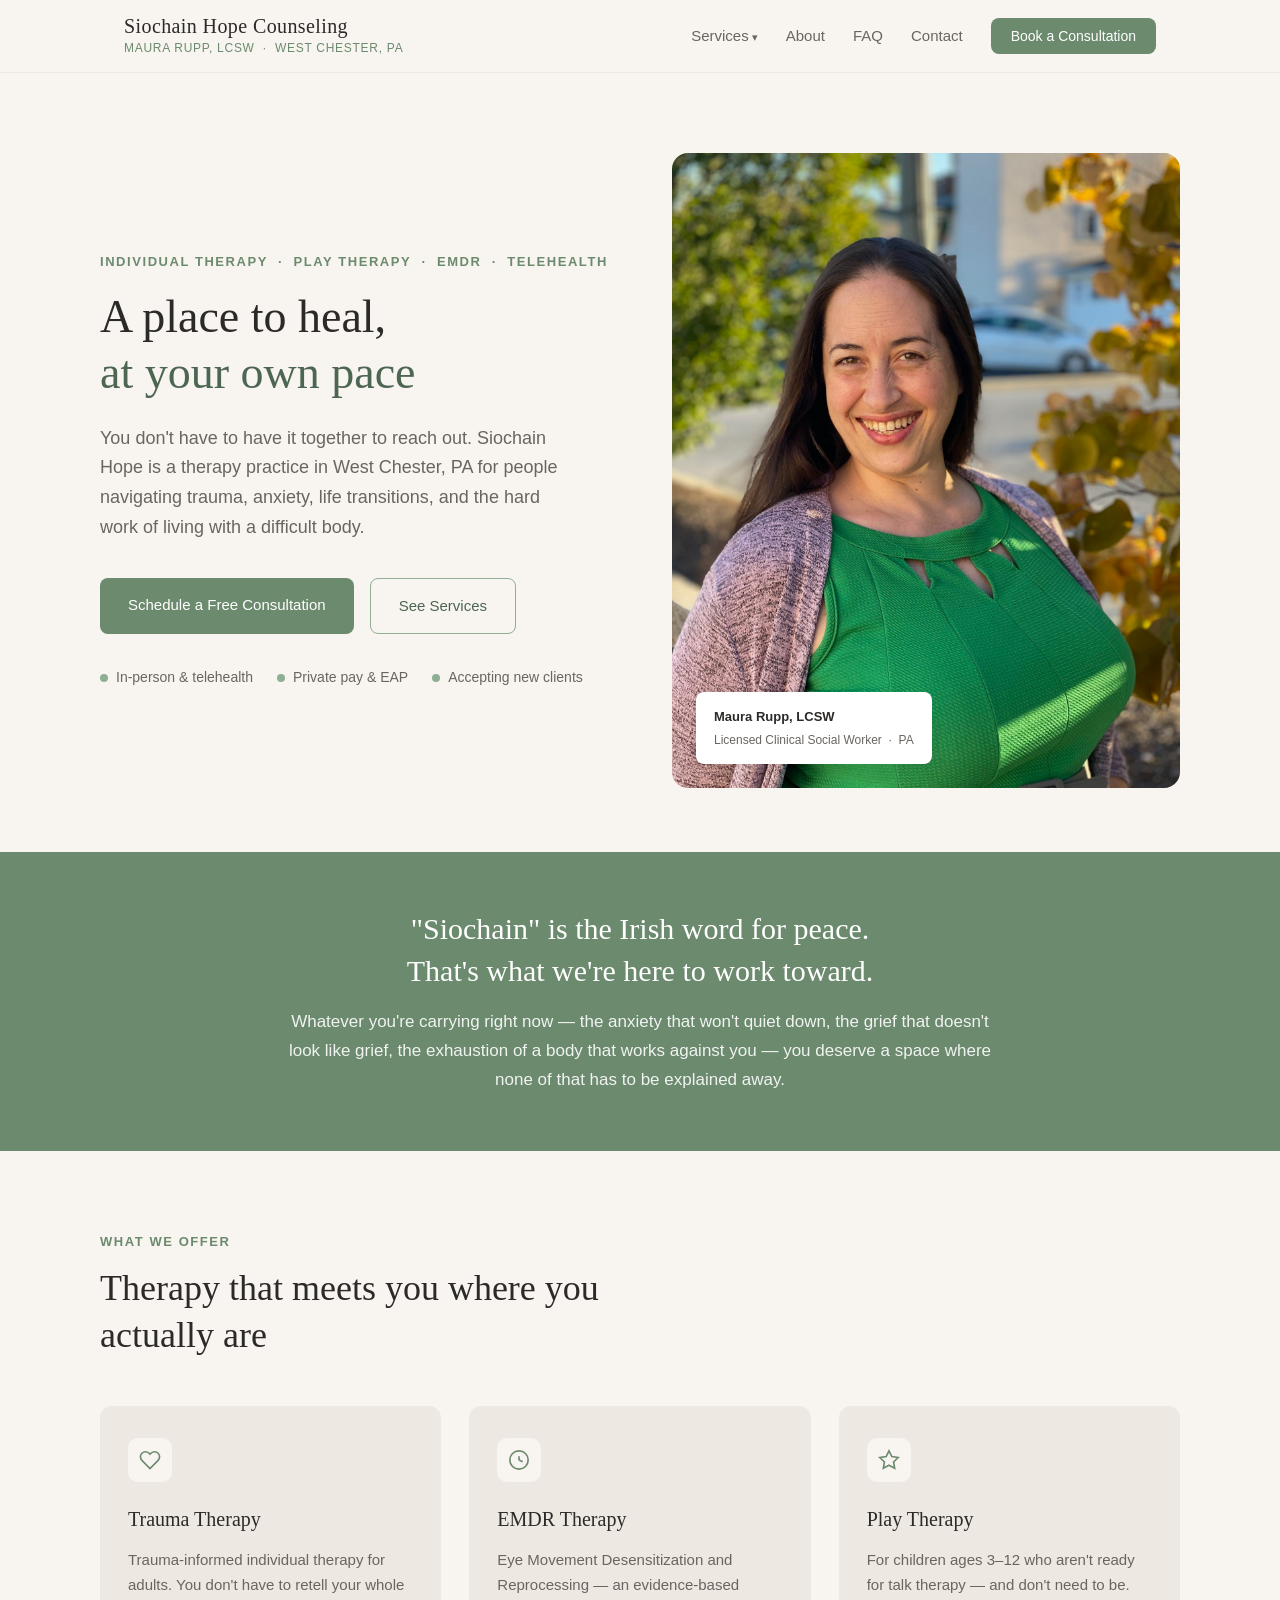
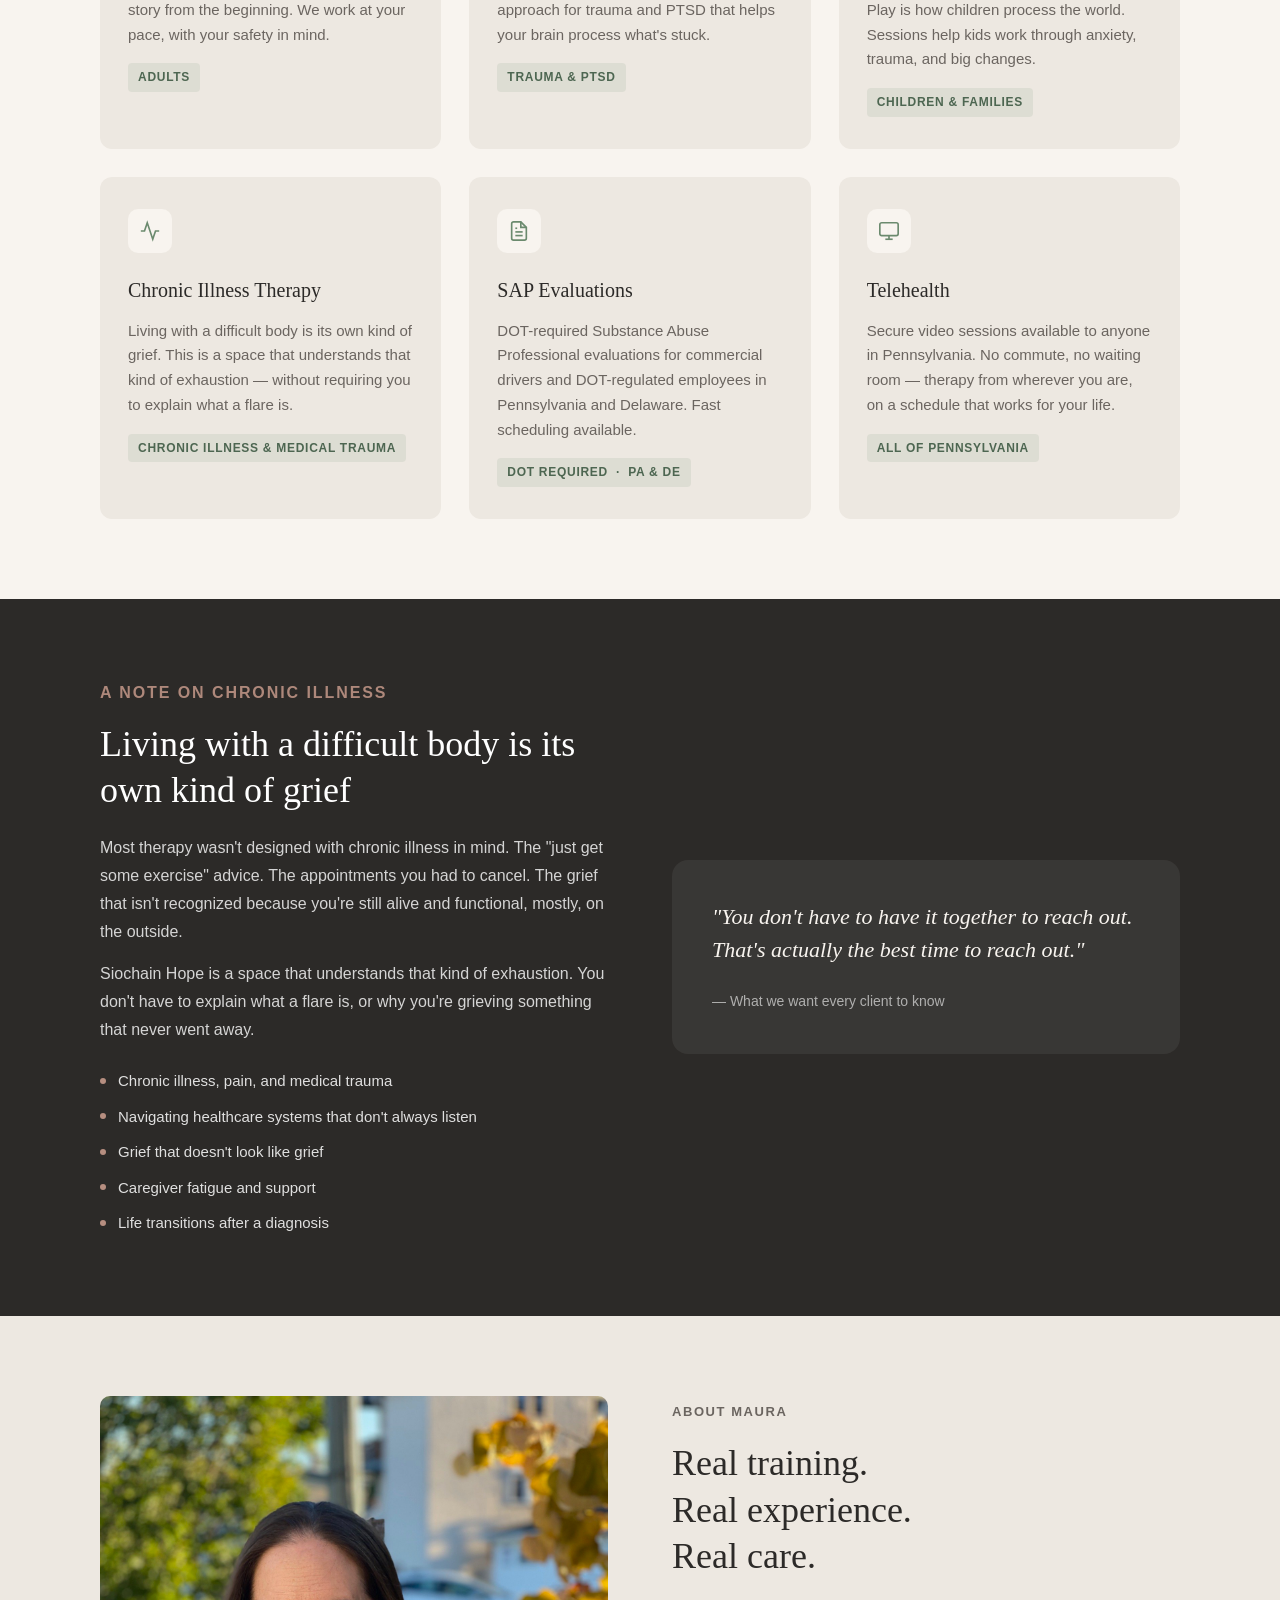
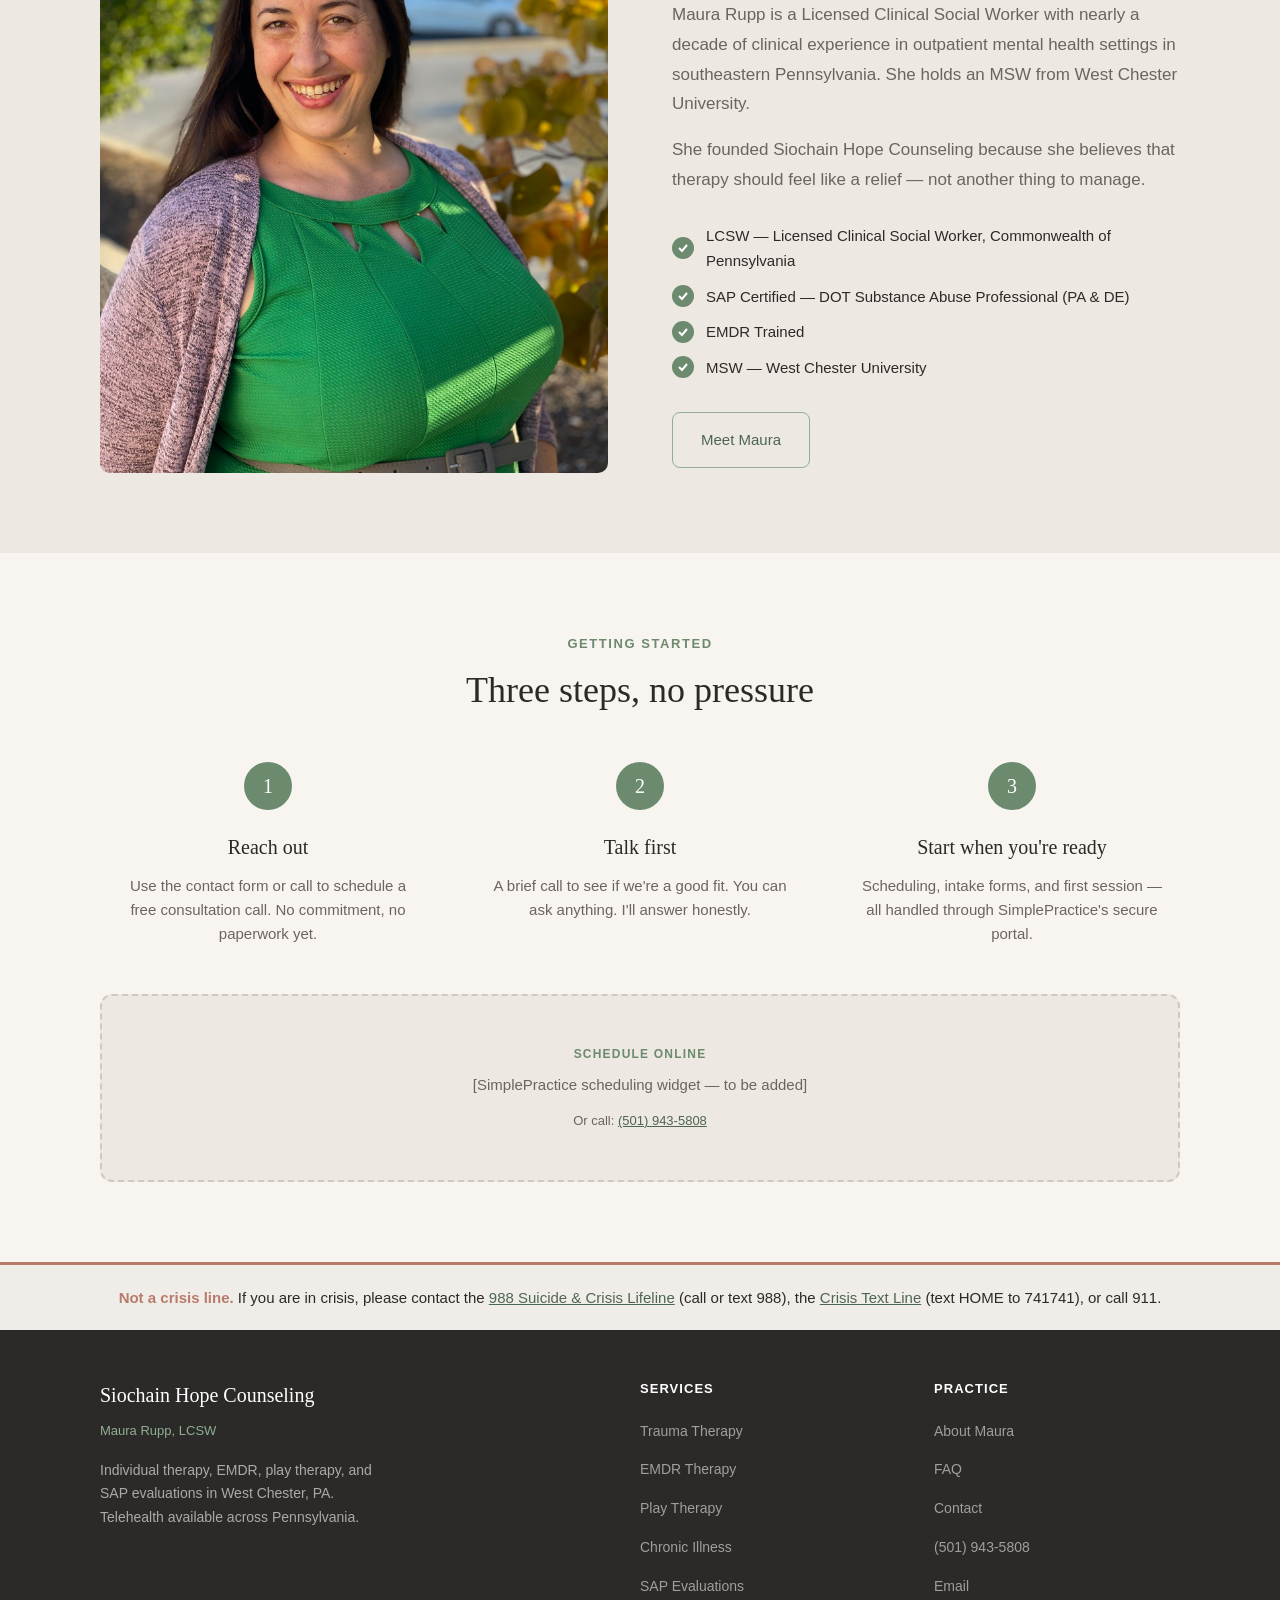
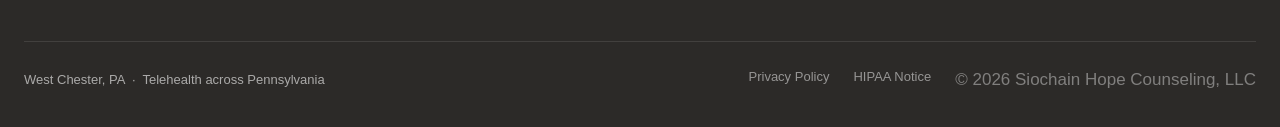
<file: site/index.html>
<!DOCTYPE html>
<html lang="en-US">
<head>
  <meta charset="UTF-8">
  <meta name="viewport" content="width=device-width, initial-scale=1.0">
  <title>Siochain Hope Counseling — Maura Rupp, LCSW | West Chester, PA</title>
  <meta name="description" content="Individual therapy, play therapy, EMDR, and telehealth in West Chester PA. Maura Rupp, LCSW — specializing in trauma, chronic illness, and life transitions. Accepting new clients.">
  <link rel="canonical" href="https://siochain.com/">
  <link rel="stylesheet" href="styles.css">

  <!-- Open Graph -->
  <meta property="og:type" content="website">
  <meta property="og:site_name" content="Siochain Hope Counseling">
  <meta property="og:title" content="Siochain Hope Counseling — Maura Rupp, LCSW | West Chester, PA">
  <meta property="og:description" content="Individual therapy, play therapy, EMDR, and telehealth in West Chester PA. Maura Rupp, LCSW — specializing in trauma, chronic illness, and life transitions. Accepting new clients.">
  <meta property="og:url" content="https://siochain.com/">
  <meta property="og:image" content="https://siochain.com/img/og-default.jpg">
  <meta name="twitter:card" content="summary_large_image">
  <meta name="twitter:title" content="Siochain Hope Counseling — Maura Rupp, LCSW | West Chester, PA">
  <meta name="twitter:description" content="Individual therapy, play therapy, EMDR, and telehealth in West Chester PA. Accepting new clients.">
  <meta name="twitter:image" content="https://siochain.com/img/og-default.jpg">

  <!-- Schema: LocalBusiness + HealthcarePractitioner -->
  <script type="application/ld+json">
  {
    "@context": "https://schema.org",
    "@type": ["LocalBusiness", "MedicalBusiness"],
    "name": "Siochain Hope Counseling",
    "url": "https://siochain.com",
    "telephone": "(501) 943-5808",
    "email": "mrupp@siochainhopecounseling.com",
    "address": {
      "@type": "PostalAddress",
      "streetAddress": "1442 Pottstown Pike #324",
      "addressLocality": "West Chester",
      "addressRegion": "PA",
      "postalCode": "19380",
      "addressCountry": "US"
    },
    "areaServed": ["West Chester PA", "Chester County PA", "Pennsylvania", "Delaware"],
    "priceRange": "$$",
    "openingHours": "Mo-Fr 09:00-18:00",
    "medicalSpecialty": "MentalHealth",
    "employee": {
      "@type": "Person",
      "name": "Maura Rupp",
      "jobTitle": "Licensed Clinical Social Worker",
      "hasCredential": "LCSW"
    },
    "sameAs": []
  }
  </script>

  <!-- Schema: WebSite -->
  <script type="application/ld+json">
  {
    "@context": "https://schema.org",
    "@type": "WebSite",
    "name": "Siochain Hope Counseling",
    "url": "https://siochain.com"
  }
  </script>
</head>
<body>

<a href="#main" class="skip-link">Skip to main content</a>

<!-- NAVIGATION -->
<nav>
  <div class="nav-inner">
    <a href="index.html" class="nav-brand" aria-label="Siochain Hope Counseling home">
      <span class="nav-brand-name">Siochain Hope Counseling</span>
      <span class="nav-brand-cred">Maura Rupp, LCSW &nbsp;·&nbsp; West Chester, PA</span>
    </a>

    <input type="checkbox" id="nav-toggle" class="nav-toggle" aria-hidden="true">
    <label for="nav-toggle" class="hamburger" aria-label="Toggle navigation">
      <span></span><span></span><span></span>
    </label>

    <ul class="nav-links">
      <li class="nav-dropdown">
        <a href="#services">Services</a>
        <ul class="dropdown-menu">
          <li><a href="trauma-therapy.html">Trauma Therapy</a></li>
          <li><a href="emdr-therapy.html">EMDR Therapy</a></li>
          <li><a href="sap-evaluation.html">SAP Evaluations</a></li>
          <li><a href="play-therapy.html">Play Therapy</a></li>
          <li><a href="chronic-illness-therapy.html">Chronic Illness Therapy</a></li>
        </ul>
      </li>
      <li><a href="about.html">About</a></li>
      <li><a href="faq.html">FAQ</a></li>
      <li><a href="contact.html">Contact</a></li>
      <li><a href="contact.html" class="nav-cta">Book a Consultation</a></li>
    </ul>

    <ul class="mobile-nav">
      <li><a href="trauma-therapy.html">Trauma Therapy</a></li>
      <li><a href="emdr-therapy.html">EMDR Therapy</a></li>
      <li><a href="sap-evaluation.html">SAP Evaluations</a></li>
      <li><a href="play-therapy.html">Play Therapy</a></li>
      <li><a href="chronic-illness-therapy.html">Chronic Illness Therapy</a></li>
      <li><a href="about.html">About</a></li>
      <li><a href="faq.html">FAQ</a></li>
      <li><a href="contact.html">Book a Consultation</a></li>
    </ul>
  </div>
</nav>

<!-- MAIN CONTENT -->
<main id="main">

  <!-- HERO -->
  <section class="hero" aria-label="Introduction">
    <div class="hero-inner">
      <div class="hero-text">
        <p class="hero-eyebrow">Individual therapy &nbsp;·&nbsp; Play therapy &nbsp;·&nbsp; EMDR &nbsp;·&nbsp; Telehealth</p>
        <h1>A place to heal,<br><em>at your own pace</em></h1>
        <p class="hero-sub">
          You don't have to have it together to reach out.
          Siochain Hope is a therapy practice in West Chester, PA
          for people navigating trauma, anxiety, life transitions,
          and the hard work of living with a difficult body.
        </p>
        <div class="hero-actions">
          <a href="contact.html" class="btn-primary">Schedule a Free Consultation</a>
          <a href="#services" class="btn-secondary">See Services</a>
        </div>
        <div class="hero-trust">
          <span class="trust-item">
            <span class="trust-dot" aria-hidden="true"></span>
            In-person &amp; telehealth
          </span>
          <span class="trust-item">
            <span class="trust-dot" aria-hidden="true"></span>
            Private pay &amp; EAP
          </span>
          <span class="trust-item">
            <span class="trust-dot" aria-hidden="true"></span>
            Accepting new clients
          </span>
        </div>
      </div>

      <div class="hero-visual">
        <img src="../maura-photo.jpg" alt="Maura Rupp, LCSW — Siochain Hope Counseling" style="width:100%;height:100%;object-fit:cover;border-radius:10px;display:block;">
        <div class="hero-badge">
          <div class="hero-badge-title">Maura Rupp, LCSW</div>
          <div class="hero-badge-sub">Licensed Clinical Social Worker &nbsp;·&nbsp; PA</div>
        </div>
      </div>
    </div>
  </section>

  <!-- INTRO STRIP -->
  <section class="intro" aria-label="Welcome message">
    <div class="intro-inner">
      <h2>"Siochain" is the Irish word for peace.<br>That's what we're here to work toward.</h2>
      <p>
        Whatever you're carrying right now — the anxiety that won't quiet down,
        the grief that doesn't look like grief, the exhaustion of a body that works against you —
        you deserve a space where none of that has to be explained away.
      </p>
    </div>
  </section>

  <!-- SERVICES -->
  <section class="services" id="services" aria-labelledby="services-heading">
    <div class="services-inner">
      <p class="section-label">What we offer</p>
      <h2 class="section-title" id="services-heading">Therapy that meets you where you actually are</h2>
      <div class="services-grid">

        <a href="trauma-therapy.html" class="service-card">
          <div class="service-icon" aria-hidden="true">
            <svg width="22" height="22" viewBox="0 0 24 24" fill="none" stroke="#6B8A6E" stroke-width="1.8">
              <path d="M20.84 4.61a5.5 5.5 0 0 0-7.78 0L12 5.67l-1.06-1.06a5.5 5.5 0 0 0-7.78 7.78l1.06 1.06L12 21.23l7.78-7.78 1.06-1.06a5.5 5.5 0 0 0 0-7.78z"/>
            </svg>
          </div>
          <h3>Trauma Therapy</h3>
          <p>Trauma-informed individual therapy for adults. You don't have to retell your whole story from the beginning. We work at your pace, with your safety in mind.</p>
          <span class="service-tag">Adults</span>
        </a>

        <a href="emdr-therapy.html" class="service-card">
          <div class="service-icon" aria-hidden="true">
            <svg width="22" height="22" viewBox="0 0 24 24" fill="none" stroke="#6B8A6E" stroke-width="1.8">
              <circle cx="12" cy="12" r="10"/>
              <line x1="12" y1="8" x2="12" y2="12"/>
              <line x1="12" y1="12" x2="16" y2="14"/>
            </svg>
          </div>
          <h3>EMDR Therapy</h3>
          <p>Eye Movement Desensitization and Reprocessing — an evidence-based approach for trauma and PTSD that helps your brain process what's stuck.</p>
          <span class="service-tag">Trauma &amp; PTSD</span>
        </a>

        <a href="play-therapy.html" class="service-card">
          <div class="service-icon" aria-hidden="true">
            <svg width="22" height="22" viewBox="0 0 24 24" fill="none" stroke="#6B8A6E" stroke-width="1.8">
              <polygon points="12 2 15.09 8.26 22 9.27 17 14.14 18.18 21.02 12 17.77 5.82 21.02 7 14.14 2 9.27 8.91 8.26 12 2"/>
            </svg>
          </div>
          <h3>Play Therapy</h3>
          <p>For children ages 3–12 who aren't ready for talk therapy — and don't need to be. Play is how children process the world. Sessions help kids work through anxiety, trauma, and big changes.</p>
          <span class="service-tag">Children &amp; Families</span>
        </a>

        <a href="chronic-illness-therapy.html" class="service-card">
          <div class="service-icon" aria-hidden="true">
            <svg width="22" height="22" viewBox="0 0 24 24" fill="none" stroke="#6B8A6E" stroke-width="1.8">
              <path d="M22 12h-4l-3 9L9 3l-3 9H2"/>
            </svg>
          </div>
          <h3>Chronic Illness Therapy</h3>
          <p>Living with a difficult body is its own kind of grief. This is a space that understands that kind of exhaustion — without requiring you to explain what a flare is.</p>
          <span class="service-tag">Chronic Illness &amp; Medical Trauma</span>
        </a>

        <a href="sap-evaluation.html" class="service-card">
          <div class="service-icon" aria-hidden="true">
            <svg width="22" height="22" viewBox="0 0 24 24" fill="none" stroke="#6B8A6E" stroke-width="1.8">
              <path d="M14 2H6a2 2 0 0 0-2 2v16a2 2 0 0 0 2 2h12a2 2 0 0 0 2-2V8z"/>
              <polyline points="14 2 14 8 20 8"/>
              <line x1="16" y1="13" x2="8" y2="13"/>
              <line x1="16" y1="17" x2="8" y2="17"/>
              <polyline points="10 9 9 9 8 9"/>
            </svg>
          </div>
          <h3>SAP Evaluations</h3>
          <p>DOT-required Substance Abuse Professional evaluations for commercial drivers and DOT-regulated employees in Pennsylvania and Delaware. Fast scheduling available.</p>
          <span class="service-tag">DOT Required &nbsp;·&nbsp; PA &amp; DE</span>
        </a>

        <a href="contact.html" class="service-card">
          <div class="service-icon" aria-hidden="true">
            <svg width="22" height="22" viewBox="0 0 24 24" fill="none" stroke="#6B8A6E" stroke-width="1.8">
              <rect x="2" y="3" width="20" height="14" rx="2" ry="2"/>
              <line x1="8" y1="21" x2="16" y2="21"/>
              <line x1="12" y1="17" x2="12" y2="21"/>
            </svg>
          </div>
          <h3>Telehealth</h3>
          <p>Secure video sessions available to anyone in Pennsylvania. No commute, no waiting room — therapy from wherever you are, on a schedule that works for your life.</p>
          <span class="service-tag">All of Pennsylvania</span>
        </a>

      </div>
    </div>
  </section>

  <!-- CHRONIC ILLNESS SPECIALTY CALLOUT -->
  <section class="specialty" aria-labelledby="specialty-heading">
    <div class="specialty-inner">
      <div class="specialty-content">
        <p class="section-label">A note on chronic illness</p>
        <h2 id="specialty-heading">Living with a difficult body is its own kind of grief</h2>
        <p>
          Most therapy wasn't designed with chronic illness in mind.
          The "just get some exercise" advice. The appointments you had to cancel.
          The grief that isn't recognized because you're still alive and functional,
          mostly, on the outside.
        </p>
        <p>
          Siochain Hope is a space that understands that kind of exhaustion.
          You don't have to explain what a flare is, or why you're grieving something
          that never went away.
        </p>
        <ul class="specialty-list" aria-label="Who this is for">
          <li><span class="specialty-dot" aria-hidden="true"></span> Chronic illness, pain, and medical trauma</li>
          <li><span class="specialty-dot" aria-hidden="true"></span> Navigating healthcare systems that don't always listen</li>
          <li><span class="specialty-dot" aria-hidden="true"></span> Grief that doesn't look like grief</li>
          <li><span class="specialty-dot" aria-hidden="true"></span> Caregiver fatigue and support</li>
          <li><span class="specialty-dot" aria-hidden="true"></span> Life transitions after a diagnosis</li>
        </ul>
      </div>
      <div class="specialty-visual">
        <p class="specialty-quote">
          "You don't have to have it together to reach out.
          That's actually the best time to reach out."
        </p>
        <p class="specialty-quote-attr">— What we want every client to know</p>
      </div>
    </div>
  </section>

  <!-- ABOUT PREVIEW -->
  <section class="about" id="about" aria-labelledby="about-preview-heading">
    <div class="about-inner">
      <div class="about-photo">
        <img src="../maura-photo.jpg" alt="Maura Rupp, LCSW — Siochain Hope Counseling" style="width:100%;height:100%;object-fit:cover;border-radius:10px;display:block;">
      </div>
      <div class="about-content">
        <p class="section-label">About Maura</p>
        <h2 id="about-preview-heading">Real training.<br>Real experience.<br>Real care.</h2>
        <p>
          Maura Rupp is a Licensed Clinical Social Worker with nearly a decade of clinical experience
          in outpatient mental health settings in southeastern Pennsylvania. She holds an MSW from
          West Chester University.
        </p>
        <p>
          She founded Siochain Hope Counseling because she believes that therapy should feel like a relief —
          not another thing to manage.
        </p>
        <ul class="cred-list" aria-label="Credentials">
          <li>
            <span class="cred-check" aria-hidden="true">
              <svg width="12" height="12" viewBox="0 0 12 12" fill="none" stroke="white" stroke-width="2"><polyline points="2 6 5 9 10 3"/></svg>
            </span>
            LCSW — Licensed Clinical Social Worker, Commonwealth of Pennsylvania
          </li>
          <li>
            <span class="cred-check" aria-hidden="true">
              <svg width="12" height="12" viewBox="0 0 12 12" fill="none" stroke="white" stroke-width="2"><polyline points="2 6 5 9 10 3"/></svg>
            </span>
            SAP Certified — DOT Substance Abuse Professional (PA &amp; DE)
          </li>
          <li>
            <span class="cred-check" aria-hidden="true">
              <svg width="12" height="12" viewBox="0 0 12 12" fill="none" stroke="white" stroke-width="2"><polyline points="2 6 5 9 10 3"/></svg>
            </span>
            EMDR Trained
          </li>
          <li>
            <span class="cred-check" aria-hidden="true">
              <svg width="12" height="12" viewBox="0 0 12 12" fill="none" stroke="white" stroke-width="2"><polyline points="2 6 5 9 10 3"/></svg>
            </span>
            MSW — West Chester University
          </li>
        </ul>
        <div style="margin-top:32px;">
          <a href="about.html" class="btn-secondary">Meet Maura</a>
        </div>
      </div>
    </div>
  </section>

  <!-- HOW TO GET STARTED -->
  <section class="booking" id="booking" aria-labelledby="booking-heading">
    <div class="booking-inner">
      <p class="section-label">Getting started</p>
      <h2 class="section-title" id="booking-heading" style="margin:0 auto 0;text-align:center;max-width:100%;">Three steps, no pressure</h2>
      <div class="booking-steps">
        <div class="step">
          <div class="step-number" aria-hidden="true">1</div>
          <h3>Reach out</h3>
          <p>Use the contact form or call to schedule a free consultation call. No commitment, no paperwork yet.</p>
        </div>
        <div class="step">
          <div class="step-number" aria-hidden="true">2</div>
          <h3>Talk first</h3>
          <p>A brief call to see if we're a good fit. You can ask anything. I'll answer honestly.</p>
        </div>
        <div class="step">
          <div class="step-number" aria-hidden="true">3</div>
          <h3>Start when you're ready</h3>
          <p>Scheduling, intake forms, and first session — all handled through SimplePractice's secure portal.</p>
        </div>
      </div>
      <div class="booking-embed-placeholder" aria-label="Scheduling widget — to be added">
        <p class="booking-embed-label">Schedule Online</p>
        <p>[SimplePractice scheduling widget — to be added]</p>
        <p style="font-size:13px;margin-top:12px;">Or call: <a href="tel:+15019435808">(501) 943-5808</a></p>
      </div>
    </div>
  </section>

</main>

<!-- CRISIS BANNER -->
<div class="crisis" role="note" aria-label="Crisis resources">
  <p>
    <strong>Not a crisis line.</strong>
    If you are in crisis, please contact the
    <a href="https://988lifeline.org" target="_blank" rel="noopener">988 Suicide &amp; Crisis Lifeline</a> (call or text 988),
    the <a href="https://www.crisistextline.org" target="_blank" rel="noopener">Crisis Text Line</a> (text HOME to 741741),
    or call 911.
  </p>
</div>

<!-- FOOTER -->
<footer>
  <div class="footer-inner">
    <div>
      <p class="footer-brand-name">Siochain Hope Counseling</p>
      <p class="footer-brand-cred">Maura Rupp, LCSW</p>
      <p class="footer-desc">
        Individual therapy, EMDR, play therapy, and SAP evaluations in West Chester, PA.
        Telehealth available across Pennsylvania.
      </p>
    </div>
    <div class="footer-col">
      <h4>Services</h4>
      <ul>
        <li><a href="trauma-therapy.html">Trauma Therapy</a></li>
        <li><a href="emdr-therapy.html">EMDR Therapy</a></li>
        <li><a href="play-therapy.html">Play Therapy</a></li>
        <li><a href="chronic-illness-therapy.html">Chronic Illness</a></li>
        <li><a href="sap-evaluation.html">SAP Evaluations</a></li>
      </ul>
    </div>
    <div class="footer-col">
      <h4>Practice</h4>
      <ul>
        <li><a href="about.html">About Maura</a></li>
        <li><a href="faq.html">FAQ</a></li>
        <li><a href="contact.html">Contact</a></li>
        <li><a href="tel:+15019435808">(501) 943-5808</a></li>
        <li><a href="mailto:mrupp@siochainhopecounseling.com">Email</a></li>
      </ul>
    </div>
  </div>
  <div class="footer-bottom">
    <p>West Chester, PA &nbsp;·&nbsp; Telehealth across Pennsylvania</p>
    <div class="footer-legal">
      <a href="/compliance/privacy-policy.html">Privacy Policy</a>
      <a href="/compliance/hipaa-notice.html">HIPAA Notice</a>
      <span style="color:rgba(255,255,255,0.4);">&copy; 2026 Siochain Hope Counseling, LLC</span>
    </div>
  </div>
</footer>

</body>
</html>
</file>
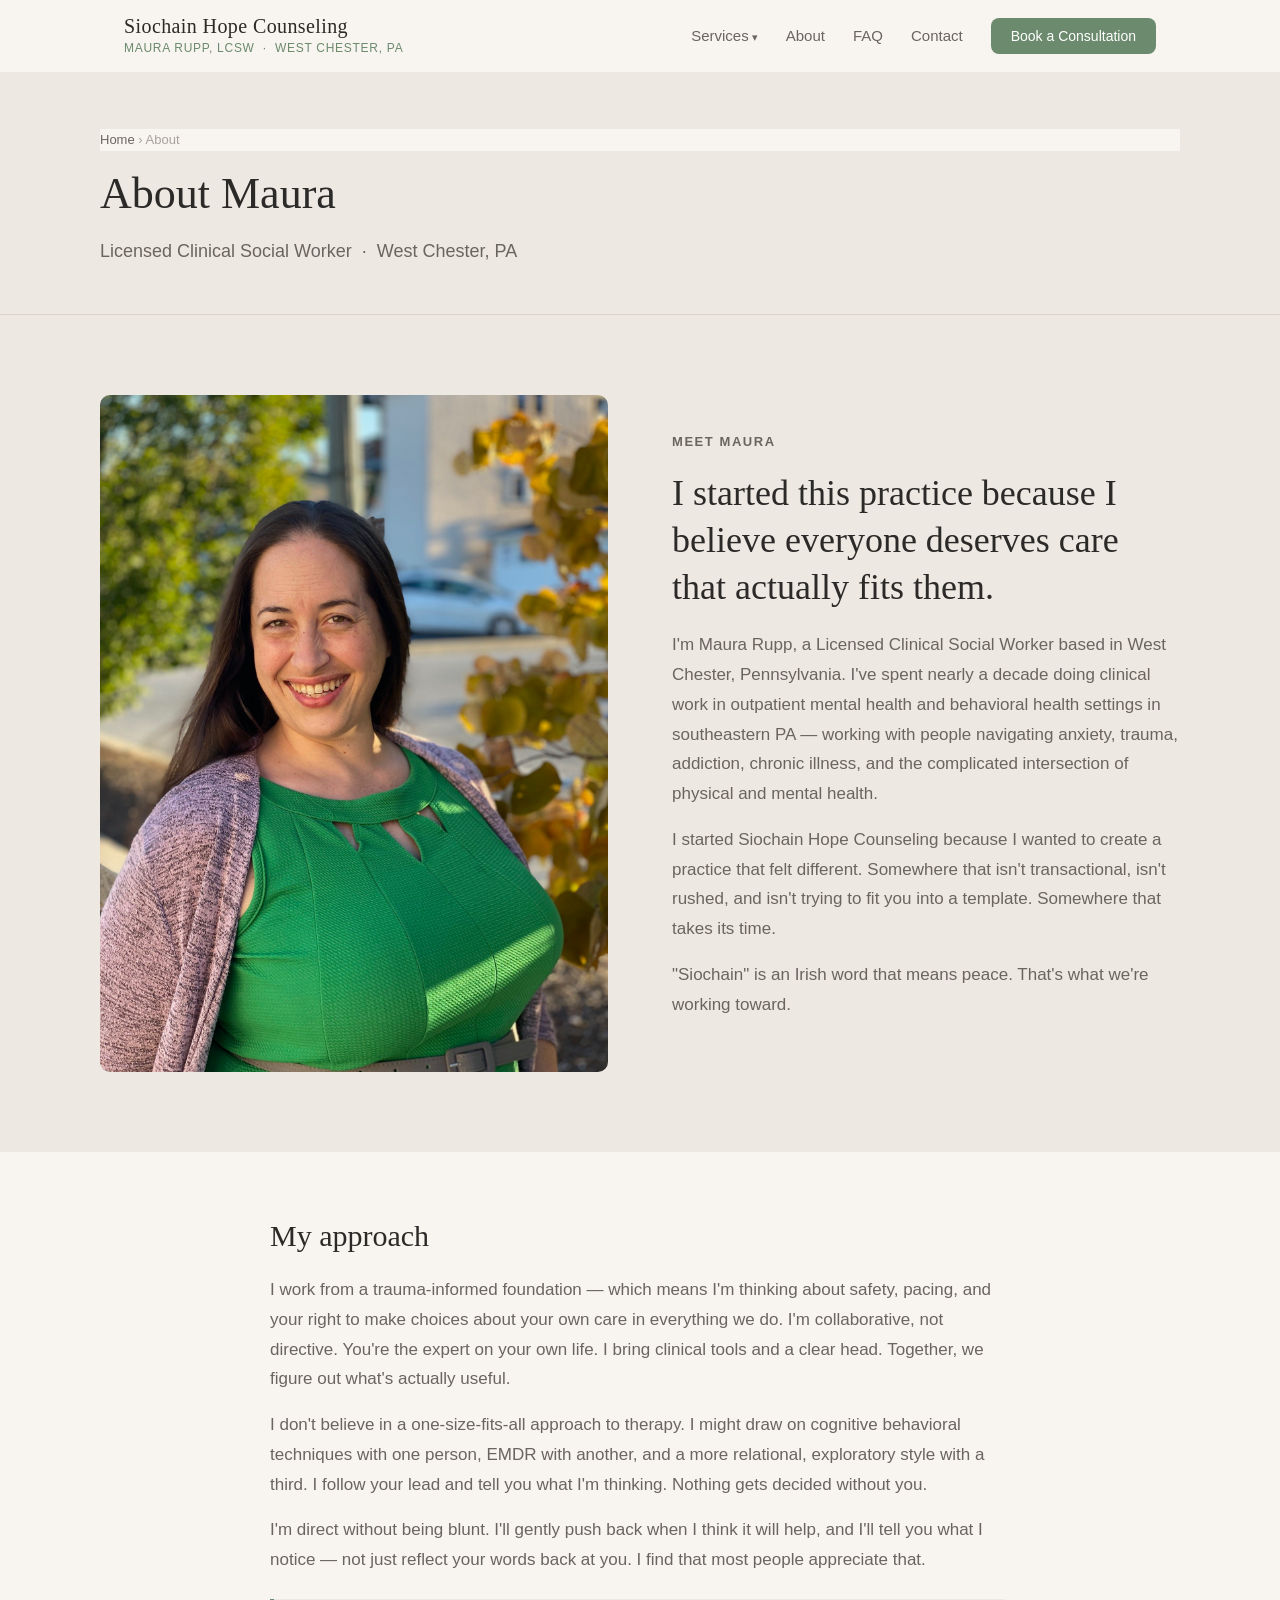
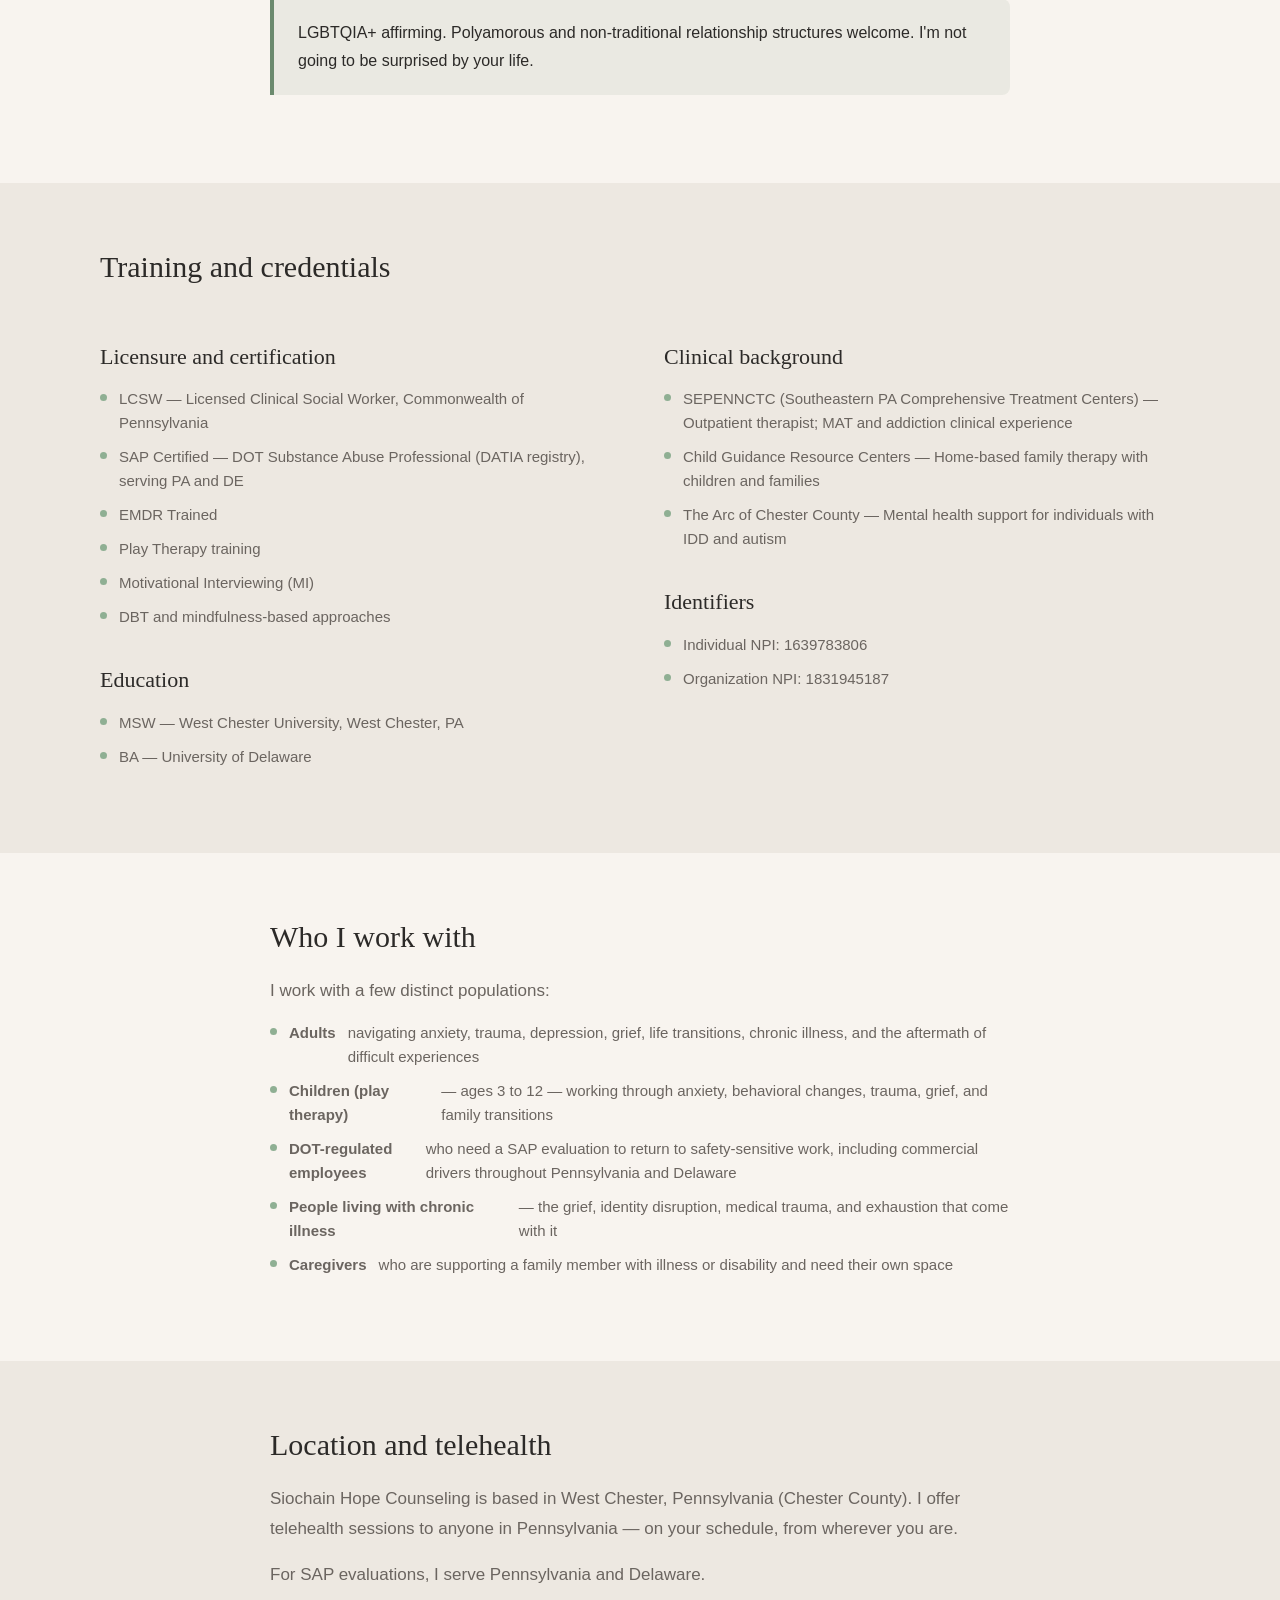
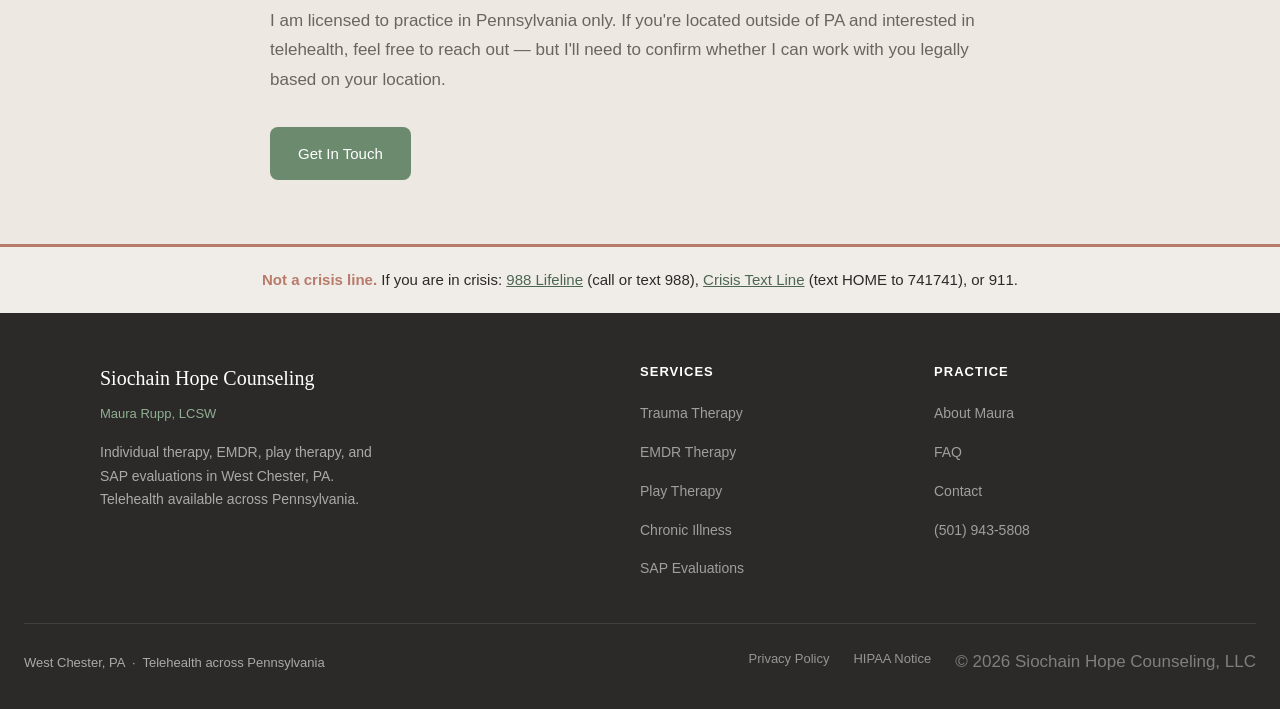
<file: site/about.html>
<!DOCTYPE html>
<html lang="en-US">
<head>
  <meta charset="UTF-8">
  <meta name="viewport" content="width=device-width, initial-scale=1.0">
  <title>About Maura Rupp, LCSW | Siochain Hope Counseling</title>
  <meta name="description" content="Maura Rupp is a Licensed Clinical Social Worker in West Chester, PA specializing in trauma, EMDR, chronic illness, and play therapy. Meet the therapist.">
  <link rel="canonical" href="https://siochain.com/about">
  <link rel="stylesheet" href="styles.css">

  <meta property="og:type" content="website">
  <meta property="og:site_name" content="Siochain Hope Counseling">
  <meta property="og:title" content="About Maura Rupp, LCSW | Siochain Hope Counseling">
  <meta property="og:description" content="Maura Rupp is a Licensed Clinical Social Worker in West Chester, PA specializing in trauma, EMDR, chronic illness, and play therapy.">
  <meta property="og:url" content="https://siochain.com/about">
  <meta property="og:image" content="https://siochain.com/img/og-default.jpg">
  <meta name="twitter:card" content="summary_large_image">
  <meta name="twitter:title" content="About Maura Rupp, LCSW | Siochain Hope Counseling">
  <meta name="twitter:description" content="Meet Maura Rupp, LCSW — West Chester, PA therapist specializing in trauma, EMDR, chronic illness, and play therapy.">
  <meta name="twitter:image" content="https://siochain.com/img/og-default.jpg">

  <script type="application/ld+json">
  {
    "@context": "https://schema.org",
    "@type": ["LocalBusiness", "MedicalBusiness"],
    "name": "Siochain Hope Counseling",
    "url": "https://siochain.com",
    "telephone": "(501) 943-5808",
    "email": "mrupp@siochainhopecounseling.com",
    "address": {
      "@type": "PostalAddress",
      "streetAddress": "1442 Pottstown Pike #324",
      "addressLocality": "West Chester",
      "addressRegion": "PA",
      "postalCode": "19380",
      "addressCountry": "US"
    },
    "areaServed": ["West Chester PA", "Chester County PA", "Pennsylvania"],
    "employee": {
      "@type": "Person",
      "name": "Maura Rupp",
      "jobTitle": "Licensed Clinical Social Worker",
      "hasCredential": ["LCSW", "SAP"],
      "alumniOf": [
        {"@type": "EducationalOrganization", "name": "West Chester University"},
        {"@type": "EducationalOrganization", "name": "University of Delaware"}
      ]
    }
  }
  </script>

  <script type="application/ld+json">
  {
    "@context": "https://schema.org",
    "@type": "BreadcrumbList",
    "itemListElement": [
      {"@type": "ListItem", "position": 1, "name": "Home", "item": "https://siochain.com"},
      {"@type": "ListItem", "position": 2, "name": "About", "item": "https://siochain.com/about"}
    ]
  }
  </script>
</head>
<body>

<a href="#main" class="skip-link">Skip to main content</a>

<nav>
  <div class="nav-inner">
    <a href="index.html" class="nav-brand" aria-label="Siochain Hope Counseling home">
      <span class="nav-brand-name">Siochain Hope Counseling</span>
      <span class="nav-brand-cred">Maura Rupp, LCSW &nbsp;·&nbsp; West Chester, PA</span>
    </a>
    <input type="checkbox" id="nav-toggle" class="nav-toggle" aria-hidden="true">
    <label for="nav-toggle" class="hamburger" aria-label="Toggle navigation">
      <span></span><span></span><span></span>
    </label>
    <ul class="nav-links">
      <li class="nav-dropdown">
        <a href="index.html#services">Services</a>
        <ul class="dropdown-menu">
          <li><a href="trauma-therapy.html">Trauma Therapy</a></li>
          <li><a href="emdr-therapy.html">EMDR Therapy</a></li>
          <li><a href="sap-evaluation.html">SAP Evaluations</a></li>
          <li><a href="play-therapy.html">Play Therapy</a></li>
          <li><a href="chronic-illness-therapy.html">Chronic Illness Therapy</a></li>
        </ul>
      </li>
      <li><a href="about.html">About</a></li>
      <li><a href="faq.html">FAQ</a></li>
      <li><a href="contact.html">Contact</a></li>
      <li><a href="contact.html" class="nav-cta">Book a Consultation</a></li>
    </ul>
    <ul class="mobile-nav">
      <li><a href="trauma-therapy.html">Trauma Therapy</a></li>
      <li><a href="emdr-therapy.html">EMDR Therapy</a></li>
      <li><a href="sap-evaluation.html">SAP Evaluations</a></li>
      <li><a href="play-therapy.html">Play Therapy</a></li>
      <li><a href="chronic-illness-therapy.html">Chronic Illness Therapy</a></li>
      <li><a href="about.html">About</a></li>
      <li><a href="faq.html">FAQ</a></li>
      <li><a href="contact.html">Book a Consultation</a></li>
    </ul>
  </div>
</nav>

<main id="main">

  <div class="page-header">
    <div class="page-header-inner">
      <nav class="breadcrumb" aria-label="Breadcrumb">
        <a href="index.html">Home</a> &rsaquo; About
      </nav>
      <h1>About Maura</h1>
      <p class="page-header-sub">
        Licensed Clinical Social Worker &nbsp;·&nbsp; West Chester, PA
      </p>
    </div>
  </div>

  <!-- PHOTO + INTRO -->
  <section class="about" aria-labelledby="about-main-heading">
    <div class="about-inner">
      <div class="about-photo">
        <img src="../maura-photo.jpg" alt="Maura Rupp, LCSW — Siochain Hope Counseling" style="width:100%;height:100%;object-fit:cover;border-radius:10px;display:block;">
      </div>
      <div class="about-content">
        <p class="section-label">Meet Maura</p>
        <h2 id="about-main-heading">I started this practice because I believe everyone deserves care that actually fits them.</h2>
        <p>
          I'm Maura Rupp, a Licensed Clinical Social Worker based in West Chester, Pennsylvania.
          I've spent nearly a decade doing clinical work in outpatient mental health and behavioral health settings
          in southeastern PA — working with people navigating anxiety, trauma, addiction, chronic illness,
          and the complicated intersection of physical and mental health.
        </p>
        <p>
          I started Siochain Hope Counseling because I wanted to create a practice that felt different.
          Somewhere that isn't transactional, isn't rushed, and isn't trying to fit you into a
          template. Somewhere that takes its time.
        </p>
        <p>
          "Siochain" is an Irish word that means peace. That's what we're working toward.
        </p>
      </div>
    </div>
  </section>

  <!-- APPROACH -->
  <section class="content-section" aria-labelledby="approach-about-heading">
    <div class="content-inner narrow">
      <h2 id="approach-about-heading">My approach</h2>
      <p>
        I work from a trauma-informed foundation — which means I'm thinking about safety, pacing,
        and your right to make choices about your own care in everything we do. I'm collaborative,
        not directive. You're the expert on your own life. I bring clinical tools and a clear head.
        Together, we figure out what's actually useful.
      </p>
      <p>
        I don't believe in a one-size-fits-all approach to therapy. I might draw on cognitive
        behavioral techniques with one person, EMDR with another, and a more relational,
        exploratory style with a third. I follow your lead and tell you what I'm thinking.
        Nothing gets decided without you.
      </p>
      <p>
        I'm direct without being blunt. I'll gently push back when I think it will help,
        and I'll tell you what I notice — not just reflect your words back at you.
        I find that most people appreciate that.
      </p>

      <div class="callout">
        <p>
          LGBTQIA+ affirming. Polyamorous and non-traditional relationship structures welcome.
          I'm not going to be surprised by your life.
        </p>
      </div>
    </div>
  </section>

  <!-- CREDENTIALS -->
  <section class="content-section" aria-labelledby="credentials-heading">
    <div class="content-inner">
      <h2 id="credentials-heading">Training and credentials</h2>
      <div class="two-col" style="align-items:start;">
        <div>
          <h3>Licensure and certification</h3>
          <ul>
            <li>LCSW — Licensed Clinical Social Worker, Commonwealth of Pennsylvania</li>
            <li>SAP Certified — DOT Substance Abuse Professional (DATIA registry), serving PA and DE</li>
            <li>EMDR Trained</li>
            <li>Play Therapy training</li>
            <li>Motivational Interviewing (MI)</li>
            <li>DBT and mindfulness-based approaches</li>
          </ul>
          <h3 style="margin-top:32px;">Education</h3>
          <ul>
            <li>MSW — West Chester University, West Chester, PA</li>
            <li>BA — University of Delaware</li>
          </ul>
        </div>
        <div>
          <h3>Clinical background</h3>
          <ul>
            <li>SEPENNCTC (Southeastern PA Comprehensive Treatment Centers) — Outpatient therapist; MAT and addiction clinical experience</li>
            <li>Child Guidance Resource Centers — Home-based family therapy with children and families</li>
            <li>The Arc of Chester County — Mental health support for individuals with IDD and autism</li>
          </ul>
          <h3 style="margin-top:32px;">Identifiers</h3>
          <ul>
            <li>Individual NPI: 1639783806</li>
            <li>Organization NPI: 1831945187</li>
          </ul>
        </div>
      </div>
    </div>
  </section>

  <!-- WHO I WORK WITH -->
  <section class="content-section" aria-labelledby="clients-heading">
    <div class="content-inner narrow">
      <h2 id="clients-heading">Who I work with</h2>
      <p>I work with a few distinct populations:</p>
      <ul>
        <li><strong>Adults</strong> navigating anxiety, trauma, depression, grief, life transitions, chronic illness, and the aftermath of difficult experiences</li>
        <li><strong>Children (play therapy)</strong> — ages 3 to 12 — working through anxiety, behavioral changes, trauma, grief, and family transitions</li>
        <li><strong>DOT-regulated employees</strong> who need a SAP evaluation to return to safety-sensitive work, including commercial drivers throughout Pennsylvania and Delaware</li>
        <li><strong>People living with chronic illness</strong> — the grief, identity disruption, medical trauma, and exhaustion that come with it</li>
        <li><strong>Caregivers</strong> who are supporting a family member with illness or disability and need their own space</li>
      </ul>
    </div>
  </section>

  <!-- PRACTICE LOCATION + TELEHEALTH -->
  <section class="content-section" aria-labelledby="location-heading">
    <div class="content-inner narrow">
      <h2 id="location-heading">Location and telehealth</h2>
      <p>
        Siochain Hope Counseling is based in West Chester, Pennsylvania (Chester County).
        I offer telehealth sessions to anyone in Pennsylvania — on your schedule, from wherever you are.
      </p>
      <p>
        For SAP evaluations, I serve Pennsylvania and Delaware.
      </p>
      <p>
        I am licensed to practice in Pennsylvania only. If you're located outside of PA and interested
        in telehealth, feel free to reach out — but I'll need to confirm whether I can work with
        you legally based on your location.
      </p>
      <div style="margin-top:32px;">
        <a href="contact.html" class="btn-primary">Get In Touch</a>
      </div>
    </div>
  </section>

</main>

<div class="crisis" role="note" aria-label="Crisis resources">
  <p>
    <strong>Not a crisis line.</strong>
    If you are in crisis: <a href="https://988lifeline.org" target="_blank" rel="noopener">988 Lifeline</a> (call or text 988),
    <a href="https://www.crisistextline.org" target="_blank" rel="noopener">Crisis Text Line</a> (text HOME to 741741), or 911.
  </p>
</div>

<footer>
  <div class="footer-inner">
    <div>
      <p class="footer-brand-name">Siochain Hope Counseling</p>
      <p class="footer-brand-cred">Maura Rupp, LCSW</p>
      <p class="footer-desc">Individual therapy, EMDR, play therapy, and SAP evaluations in West Chester, PA. Telehealth available across Pennsylvania.</p>
    </div>
    <div class="footer-col">
      <h4>Services</h4>
      <ul>
        <li><a href="trauma-therapy.html">Trauma Therapy</a></li>
        <li><a href="emdr-therapy.html">EMDR Therapy</a></li>
        <li><a href="play-therapy.html">Play Therapy</a></li>
        <li><a href="chronic-illness-therapy.html">Chronic Illness</a></li>
        <li><a href="sap-evaluation.html">SAP Evaluations</a></li>
      </ul>
    </div>
    <div class="footer-col">
      <h4>Practice</h4>
      <ul>
        <li><a href="about.html">About Maura</a></li>
        <li><a href="faq.html">FAQ</a></li>
        <li><a href="contact.html">Contact</a></li>
        <li><a href="tel:+15019435808">(501) 943-5808</a></li>
      </ul>
    </div>
  </div>
  <div class="footer-bottom">
    <p>West Chester, PA &nbsp;·&nbsp; Telehealth across Pennsylvania</p>
    <div class="footer-legal">
      <a href="/compliance/privacy-policy.html">Privacy Policy</a>
      <a href="/compliance/hipaa-notice.html">HIPAA Notice</a>
      <span style="color:rgba(255,255,255,0.4);">&copy; 2026 Siochain Hope Counseling, LLC</span>
    </div>
  </div>
</footer>

</body>
</html>
</file>
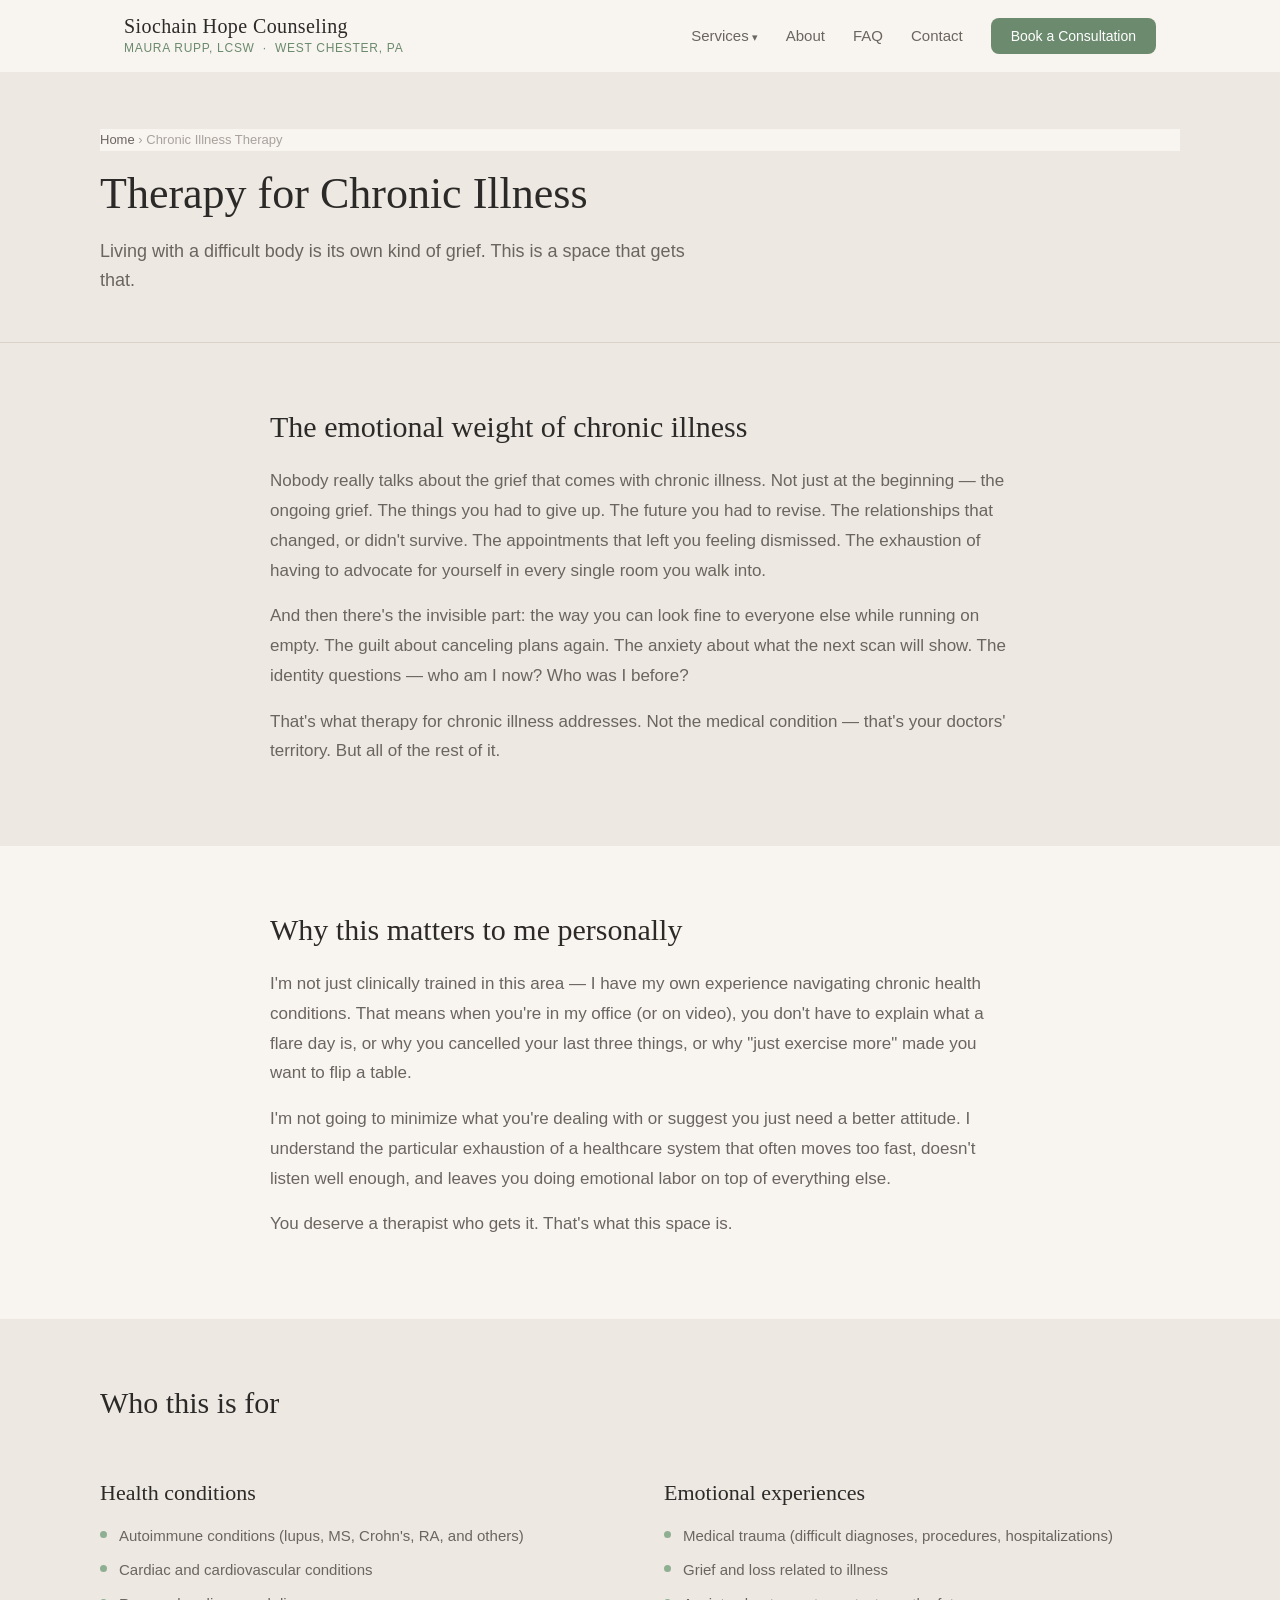
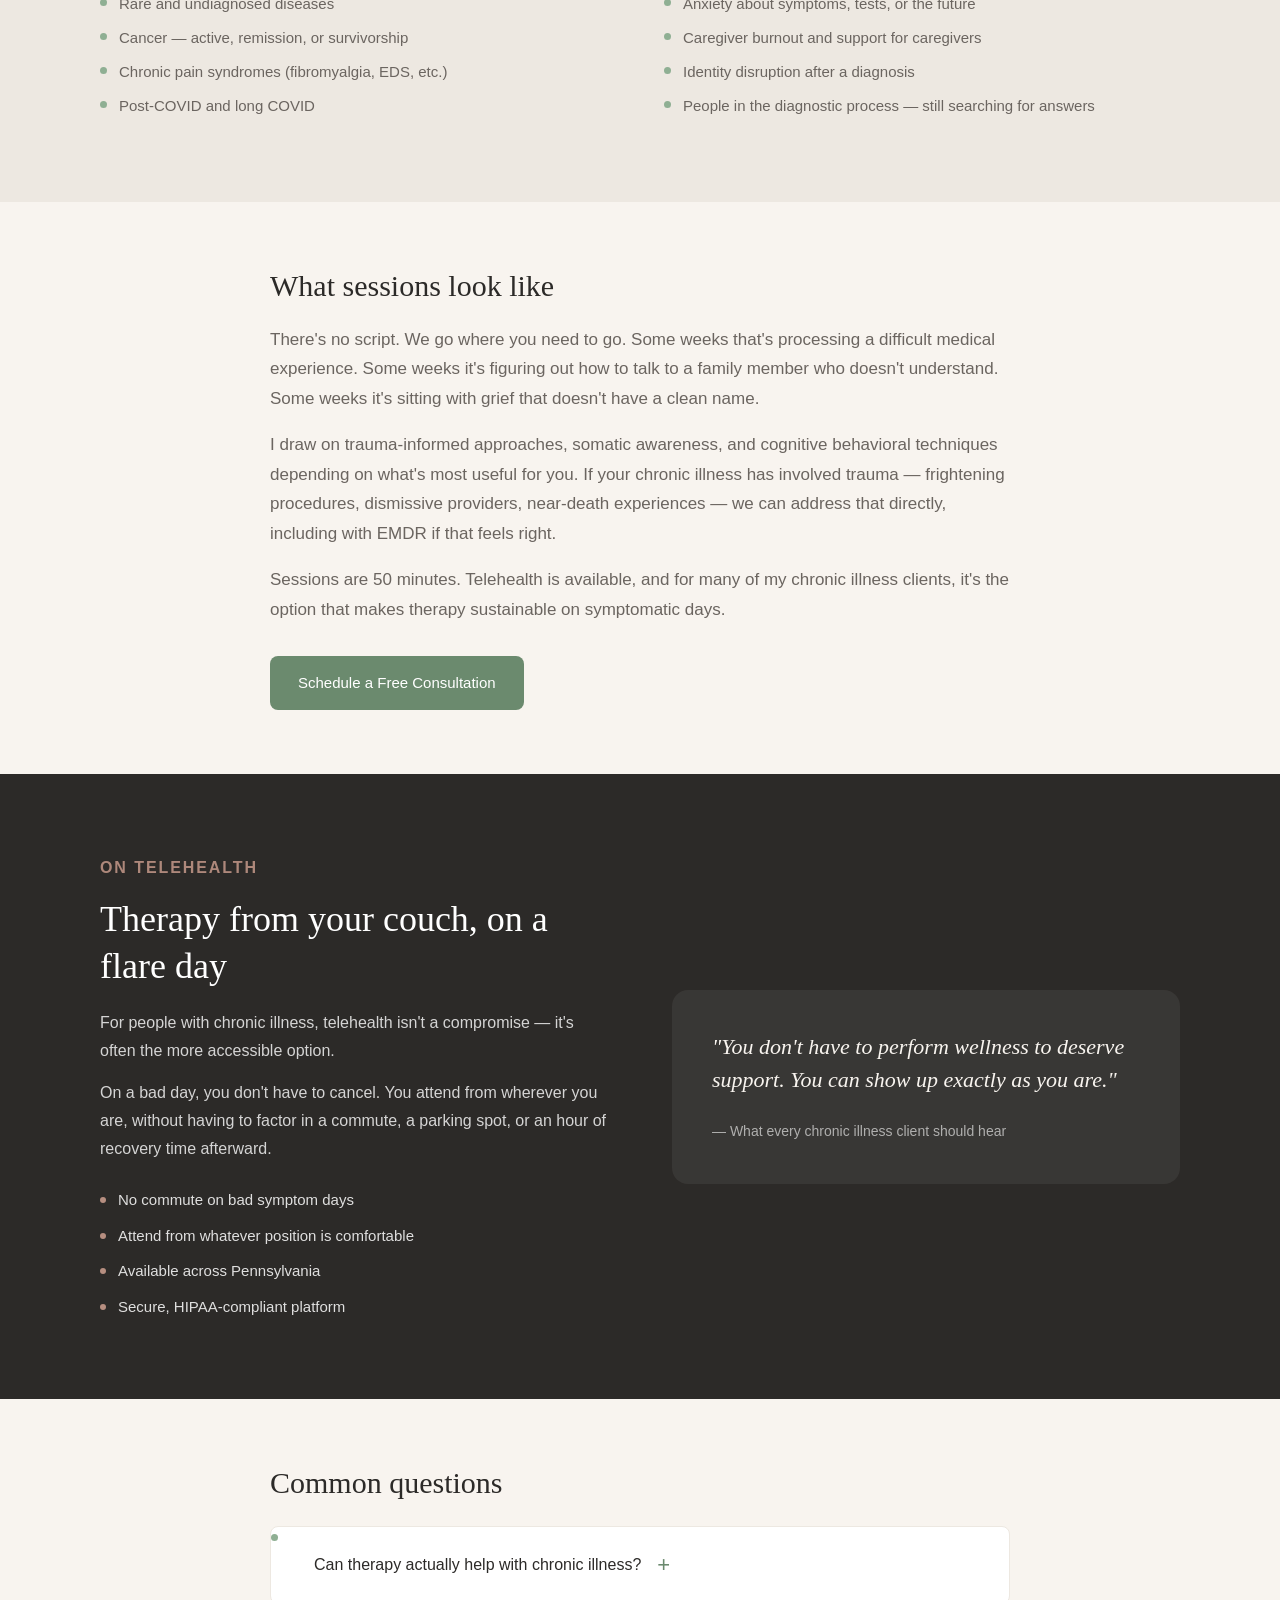
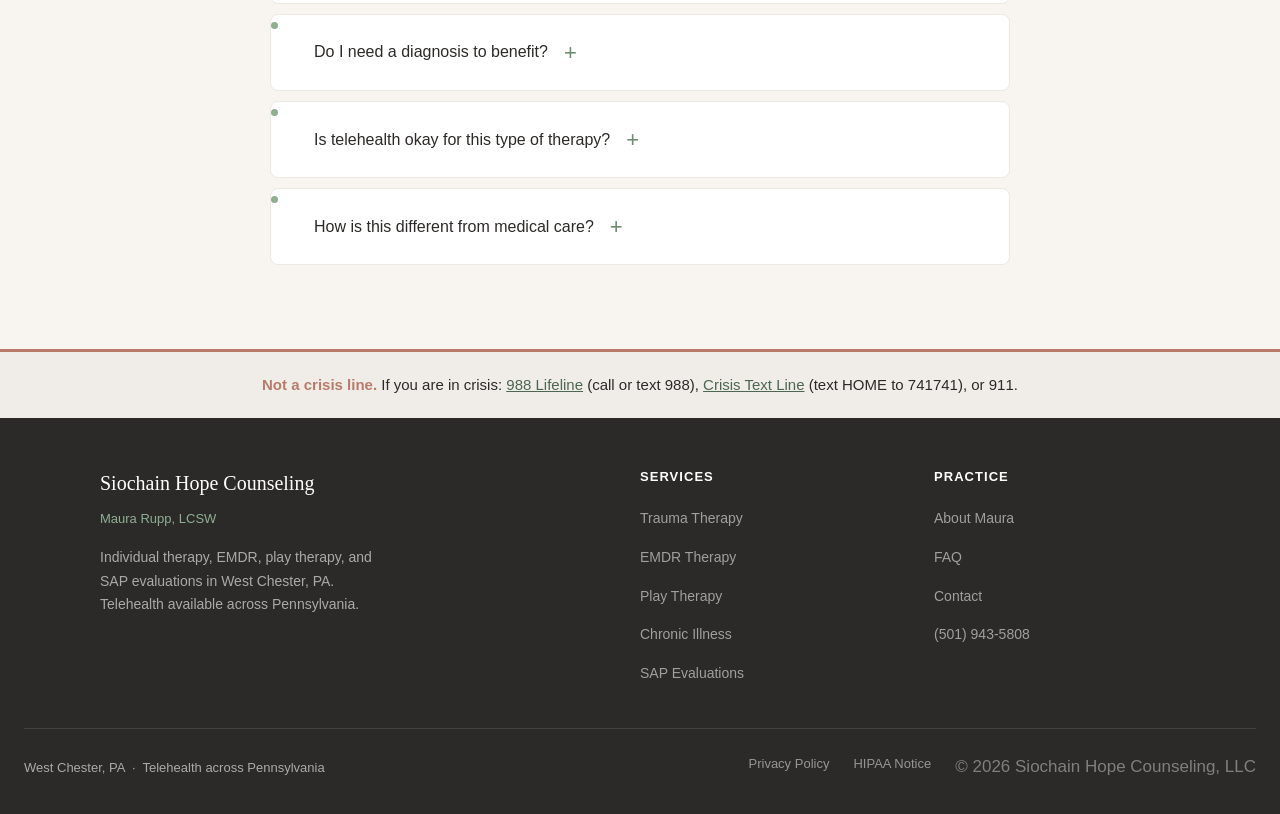
<file: site/chronic-illness-therapy.html>
<!DOCTYPE html>
<html lang="en-US">
<head>
  <meta charset="UTF-8">
  <meta name="viewport" content="width=device-width, initial-scale=1.0">
  <title>Therapy for Chronic Illness in West Chester, PA | Siochain Hope Counseling</title>
  <meta name="description" content="Therapy for people living with chronic illness, medical trauma, and health-related emotional challenges. West Chester PA therapist with lived experience. Telehealth across PA.">
  <link rel="canonical" href="https://siochain.com/chronic-illness-therapy">
  <link rel="stylesheet" href="styles.css">

  <meta property="og:type" content="website">
  <meta property="og:site_name" content="Siochain Hope Counseling">
  <meta property="og:title" content="Therapy for Chronic Illness in West Chester, PA | Siochain Hope Counseling">
  <meta property="og:description" content="Therapy for people living with chronic illness, medical trauma, and health-related emotional challenges. West Chester PA therapist with lived experience. Telehealth across PA.">
  <meta property="og:url" content="https://siochain.com/chronic-illness-therapy">
  <meta property="og:image" content="https://siochain.com/img/og-default.jpg">
  <meta name="twitter:card" content="summary_large_image">
  <meta name="twitter:title" content="Therapy for Chronic Illness — West Chester, PA | Siochain Hope Counseling">
  <meta name="twitter:description" content="Therapy for people living with chronic illness and medical trauma. West Chester PA. Telehealth across PA.">
  <meta name="twitter:image" content="https://siochain.com/img/og-default.jpg">

  <script type="application/ld+json">
  {
    "@context": "https://schema.org",
    "@type": ["LocalBusiness", "MedicalBusiness"],
    "name": "Siochain Hope Counseling",
    "url": "https://siochain.com",
    "telephone": "(501) 943-5808",
    "address": {
      "@type": "PostalAddress",
      "streetAddress": "1442 Pottstown Pike #324",
      "addressLocality": "West Chester",
      "addressRegion": "PA",
      "postalCode": "19380",
      "addressCountry": "US"
    },
    "areaServed": ["West Chester PA", "Chester County PA", "Pennsylvania"],
    "employee": {"@type": "Person", "name": "Maura Rupp", "jobTitle": "Licensed Clinical Social Worker", "hasCredential": "LCSW"}
  }
  </script>

  <script type="application/ld+json">
  {
    "@context": "https://schema.org",
    "@type": "BreadcrumbList",
    "itemListElement": [
      {"@type": "ListItem", "position": 1, "name": "Home", "item": "https://siochain.com"},
      {"@type": "ListItem", "position": 2, "name": "Chronic Illness Therapy", "item": "https://siochain.com/chronic-illness-therapy"}
    ]
  }
  </script>

  <script type="application/ld+json">
  {
    "@context": "https://schema.org",
    "@type": "FAQPage",
    "mainEntity": [
      {
        "@type": "Question",
        "name": "Can therapy actually help with chronic illness?",
        "acceptedAnswer": {
          "@type": "Answer",
          "text": "Yes. Therapy doesn't treat the physical condition — that's what your medical team is for. But the emotional weight of chronic illness is real and documented: grief, anxiety, depression, identity disruption, relationship strain, caregiver burnout. Therapy addresses those directly. Research consistently shows that people with chronic illness who have psychological support have better quality of life and, in many cases, better medical outcomes."
        }
      },
      {
        "@type": "Question",
        "name": "Do I need a diagnosis to benefit?",
        "acceptedAnswer": {
          "@type": "Answer",
          "text": "No. Some people come in while they're still in the diagnostic process — which is its own kind of exhausting. Others are dealing with symptoms that doctors haven't been able to fully explain. You don't need a label to deserve support."
        }
      },
      {
        "@type": "Question",
        "name": "Is telehealth okay for this type of therapy?",
        "acceptedAnswer": {
          "@type": "Answer",
          "text": "For many people with chronic illness, telehealth isn't just okay — it's actually the better option. On bad-symptom days, you don't have to cancel. You can attend from your couch, in your pajamas, under a heating pad. That flexibility is real and it matters."
        }
      },
      {
        "@type": "Question",
        "name": "How is this different from medical care?",
        "acceptedAnswer": {
          "@type": "Answer",
          "text": "Therapy and medical care address different things and work best together. Your doctors treat the condition. Therapy addresses how you're living with it: the grief, the identity shifts, the anxiety, the relationship dynamics, the medical trauma that comes from years of navigating a system that doesn't always listen. These aren't overlapping — they're complementary."
        }
      }
    ]
  }
  </script>
</head>
<body>

<a href="#main" class="skip-link">Skip to main content</a>

<nav>
  <div class="nav-inner">
    <a href="index.html" class="nav-brand" aria-label="Siochain Hope Counseling home">
      <span class="nav-brand-name">Siochain Hope Counseling</span>
      <span class="nav-brand-cred">Maura Rupp, LCSW &nbsp;·&nbsp; West Chester, PA</span>
    </a>
    <input type="checkbox" id="nav-toggle" class="nav-toggle" aria-hidden="true">
    <label for="nav-toggle" class="hamburger" aria-label="Toggle navigation">
      <span></span><span></span><span></span>
    </label>
    <ul class="nav-links">
      <li class="nav-dropdown">
        <a href="index.html#services">Services</a>
        <ul class="dropdown-menu">
          <li><a href="trauma-therapy.html">Trauma Therapy</a></li>
          <li><a href="emdr-therapy.html">EMDR Therapy</a></li>
          <li><a href="sap-evaluation.html">SAP Evaluations</a></li>
          <li><a href="play-therapy.html">Play Therapy</a></li>
          <li><a href="chronic-illness-therapy.html">Chronic Illness Therapy</a></li>
        </ul>
      </li>
      <li><a href="about.html">About</a></li>
      <li><a href="faq.html">FAQ</a></li>
      <li><a href="contact.html">Contact</a></li>
      <li><a href="contact.html" class="nav-cta">Book a Consultation</a></li>
    </ul>
    <ul class="mobile-nav">
      <li><a href="trauma-therapy.html">Trauma Therapy</a></li>
      <li><a href="emdr-therapy.html">EMDR Therapy</a></li>
      <li><a href="sap-evaluation.html">SAP Evaluations</a></li>
      <li><a href="play-therapy.html">Play Therapy</a></li>
      <li><a href="chronic-illness-therapy.html">Chronic Illness Therapy</a></li>
      <li><a href="about.html">About</a></li>
      <li><a href="faq.html">FAQ</a></li>
      <li><a href="contact.html">Book a Consultation</a></li>
    </ul>
  </div>
</nav>

<main id="main">

  <div class="page-header">
    <div class="page-header-inner">
      <nav class="breadcrumb" aria-label="Breadcrumb">
        <a href="index.html">Home</a> &rsaquo; Chronic Illness Therapy
      </nav>
      <h1>Therapy for Chronic Illness</h1>
      <p class="page-header-sub">
        Living with a difficult body is its own kind of grief.
        This is a space that gets that.
      </p>
    </div>
  </div>

  <!-- EMOTIONAL WEIGHT -->
  <section class="content-section" aria-labelledby="weight-heading">
    <div class="content-inner narrow">
      <h2 id="weight-heading">The emotional weight of chronic illness</h2>
      <p>
        Nobody really talks about the grief that comes with chronic illness. Not just at the beginning —
        the ongoing grief. The things you had to give up. The future you had to revise. The relationships
        that changed, or didn't survive. The appointments that left you feeling dismissed. The exhaustion
        of having to advocate for yourself in every single room you walk into.
      </p>
      <p>
        And then there's the invisible part: the way you can look fine to everyone else while running
        on empty. The guilt about canceling plans again. The anxiety about what the next scan will show.
        The identity questions — who am I now? Who was I before?
      </p>
      <p>
        That's what therapy for chronic illness addresses. Not the medical condition — that's your
        doctors' territory. But all of the rest of it.
      </p>
    </div>
  </section>

  <!-- MAURA'S UNDERSTANDING -->
  <section class="content-section" aria-labelledby="understanding-heading">
    <div class="content-inner narrow">
      <h2 id="understanding-heading">Why this matters to me personally</h2>
      <p>
        I'm not just clinically trained in this area — I have my own experience navigating
        chronic health conditions. That means when you're in my office (or on video), you don't
        have to explain what a flare day is, or why you cancelled your last three things, or why
        "just exercise more" made you want to flip a table.
      </p>
      <p>
        I'm not going to minimize what you're dealing with or suggest you just need a better attitude.
        I understand the particular exhaustion of a healthcare system that often moves too fast,
        doesn't listen well enough, and leaves you doing emotional labor on top of everything else.
      </p>
      <p>
        You deserve a therapist who gets it. That's what this space is.
      </p>
    </div>
  </section>

  <!-- WHO THIS HELPS -->
  <section class="content-section" aria-labelledby="who-ci-heading">
    <div class="content-inner">
      <h2 id="who-ci-heading">Who this is for</h2>
      <div class="two-col">
        <div>
          <h3>Health conditions</h3>
          <ul>
            <li>Autoimmune conditions (lupus, MS, Crohn's, RA, and others)</li>
            <li>Cardiac and cardiovascular conditions</li>
            <li>Rare and undiagnosed diseases</li>
            <li>Cancer — active, remission, or survivorship</li>
            <li>Chronic pain syndromes (fibromyalgia, EDS, etc.)</li>
            <li>Post-COVID and long COVID</li>
          </ul>
        </div>
        <div>
          <h3>Emotional experiences</h3>
          <ul>
            <li>Medical trauma (difficult diagnoses, procedures, hospitalizations)</li>
            <li>Grief and loss related to illness</li>
            <li>Anxiety about symptoms, tests, or the future</li>
            <li>Caregiver burnout and support for caregivers</li>
            <li>Identity disruption after a diagnosis</li>
            <li>People in the diagnostic process — still searching for answers</li>
          </ul>
        </div>
      </div>
    </div>
  </section>

  <!-- WHAT SESSIONS LOOK LIKE -->
  <section class="content-section" aria-labelledby="sessions-ci-heading">
    <div class="content-inner narrow">
      <h2 id="sessions-ci-heading">What sessions look like</h2>
      <p>
        There's no script. We go where you need to go. Some weeks that's processing a difficult
        medical experience. Some weeks it's figuring out how to talk to a family member who
        doesn't understand. Some weeks it's sitting with grief that doesn't have a clean name.
      </p>
      <p>
        I draw on trauma-informed approaches, somatic awareness, and cognitive behavioral techniques
        depending on what's most useful for you. If your chronic illness has involved trauma —
        frightening procedures, dismissive providers, near-death experiences — we can address
        that directly, including with EMDR if that feels right.
      </p>
      <p>
        Sessions are 50 minutes. Telehealth is available, and for many of my chronic illness clients,
        it's the option that makes therapy sustainable on symptomatic days.
      </p>
      <div style="margin-top:32px;">
        <a href="contact.html" class="btn-primary">Schedule a Free Consultation</a>
      </div>
    </div>
  </section>

  <!-- DARK CALLOUT -->
  <section class="specialty" aria-label="A word on telehealth for chronic illness">
    <div class="specialty-inner">
      <div class="specialty-content">
        <p class="section-label">On telehealth</p>
        <h2>Therapy from your couch, on a flare day</h2>
        <p>For people with chronic illness, telehealth isn't a compromise — it's often the more accessible option.</p>
        <p>On a bad day, you don't have to cancel. You attend from wherever you are, without having to factor in a commute, a parking spot, or an hour of recovery time afterward.</p>
        <ul class="specialty-list" aria-label="Telehealth benefits for chronic illness clients">
          <li><span class="specialty-dot" aria-hidden="true"></span> No commute on bad symptom days</li>
          <li><span class="specialty-dot" aria-hidden="true"></span> Attend from whatever position is comfortable</li>
          <li><span class="specialty-dot" aria-hidden="true"></span> Available across Pennsylvania</li>
          <li><span class="specialty-dot" aria-hidden="true"></span> Secure, HIPAA-compliant platform</li>
        </ul>
      </div>
      <div class="specialty-visual">
        <p class="specialty-quote">
          "You don't have to perform wellness to deserve support.
          You can show up exactly as you are."
        </p>
        <p class="specialty-quote-attr">— What every chronic illness client should hear</p>
      </div>
    </div>
  </section>

  <!-- FAQ -->
  <section class="content-section" aria-labelledby="faq-ci-heading">
    <div class="content-inner narrow">
      <h2 id="faq-ci-heading">Common questions</h2>
      <ul class="faq-list" style="margin-top:24px;">

        <li class="faq-item">
          <details>
            <summary class="faq-question">Can therapy actually help with chronic illness?</summary>
            <div class="faq-answer">
              <p>Yes. Therapy doesn't treat the physical condition — that's what your medical team is for.
              But the emotional weight of chronic illness is real and documented: grief, anxiety, depression,
              identity disruption, relationship strain, caregiver burnout. Therapy addresses those directly.
              Research consistently shows that people with chronic illness who have psychological support
              have better quality of life and, in many cases, better medical outcomes.</p>
            </div>
          </details>
        </li>

        <li class="faq-item">
          <details>
            <summary class="faq-question">Do I need a diagnosis to benefit?</summary>
            <div class="faq-answer">
              <p>No. Some people come in while they're still in the diagnostic process — which is its own
              kind of exhausting. Others are dealing with symptoms that doctors haven't been able to fully
              explain. You don't need a label to deserve support.</p>
            </div>
          </details>
        </li>

        <li class="faq-item">
          <details>
            <summary class="faq-question">Is telehealth okay for this type of therapy?</summary>
            <div class="faq-answer">
              <p>For many people with chronic illness, telehealth isn't just okay — it's actually the
              better option. On bad-symptom days, you don't have to cancel. You can attend from your
              couch, in your pajamas, under a heating pad. That flexibility is real and it matters.</p>
            </div>
          </details>
        </li>

        <li class="faq-item">
          <details>
            <summary class="faq-question">How is this different from medical care?</summary>
            <div class="faq-answer">
              <p>Therapy and medical care address different things and work best together. Your doctors
              treat the condition. Therapy addresses how you're living with it: the grief, the identity
              shifts, the anxiety, the relationship dynamics, the medical trauma that comes from years
              of navigating a system that doesn't always listen. These aren't overlapping — they're
              complementary.</p>
            </div>
          </details>
        </li>

      </ul>
    </div>
  </section>

</main>

<div class="crisis" role="note" aria-label="Crisis resources">
  <p>
    <strong>Not a crisis line.</strong>
    If you are in crisis: <a href="https://988lifeline.org" target="_blank" rel="noopener">988 Lifeline</a> (call or text 988),
    <a href="https://www.crisistextline.org" target="_blank" rel="noopener">Crisis Text Line</a> (text HOME to 741741), or 911.
  </p>
</div>

<footer>
  <div class="footer-inner">
    <div>
      <p class="footer-brand-name">Siochain Hope Counseling</p>
      <p class="footer-brand-cred">Maura Rupp, LCSW</p>
      <p class="footer-desc">Individual therapy, EMDR, play therapy, and SAP evaluations in West Chester, PA. Telehealth available across Pennsylvania.</p>
    </div>
    <div class="footer-col">
      <h4>Services</h4>
      <ul>
        <li><a href="trauma-therapy.html">Trauma Therapy</a></li>
        <li><a href="emdr-therapy.html">EMDR Therapy</a></li>
        <li><a href="play-therapy.html">Play Therapy</a></li>
        <li><a href="chronic-illness-therapy.html">Chronic Illness</a></li>
        <li><a href="sap-evaluation.html">SAP Evaluations</a></li>
      </ul>
    </div>
    <div class="footer-col">
      <h4>Practice</h4>
      <ul>
        <li><a href="about.html">About Maura</a></li>
        <li><a href="faq.html">FAQ</a></li>
        <li><a href="contact.html">Contact</a></li>
        <li><a href="tel:+15019435808">(501) 943-5808</a></li>
      </ul>
    </div>
  </div>
  <div class="footer-bottom">
    <p>West Chester, PA &nbsp;·&nbsp; Telehealth across Pennsylvania</p>
    <div class="footer-legal">
      <a href="/compliance/privacy-policy.html">Privacy Policy</a>
      <a href="/compliance/hipaa-notice.html">HIPAA Notice</a>
      <span style="color:rgba(255,255,255,0.4);">&copy; 2026 Siochain Hope Counseling, LLC</span>
    </div>
  </div>
</footer>

</body>
</html>
</file>
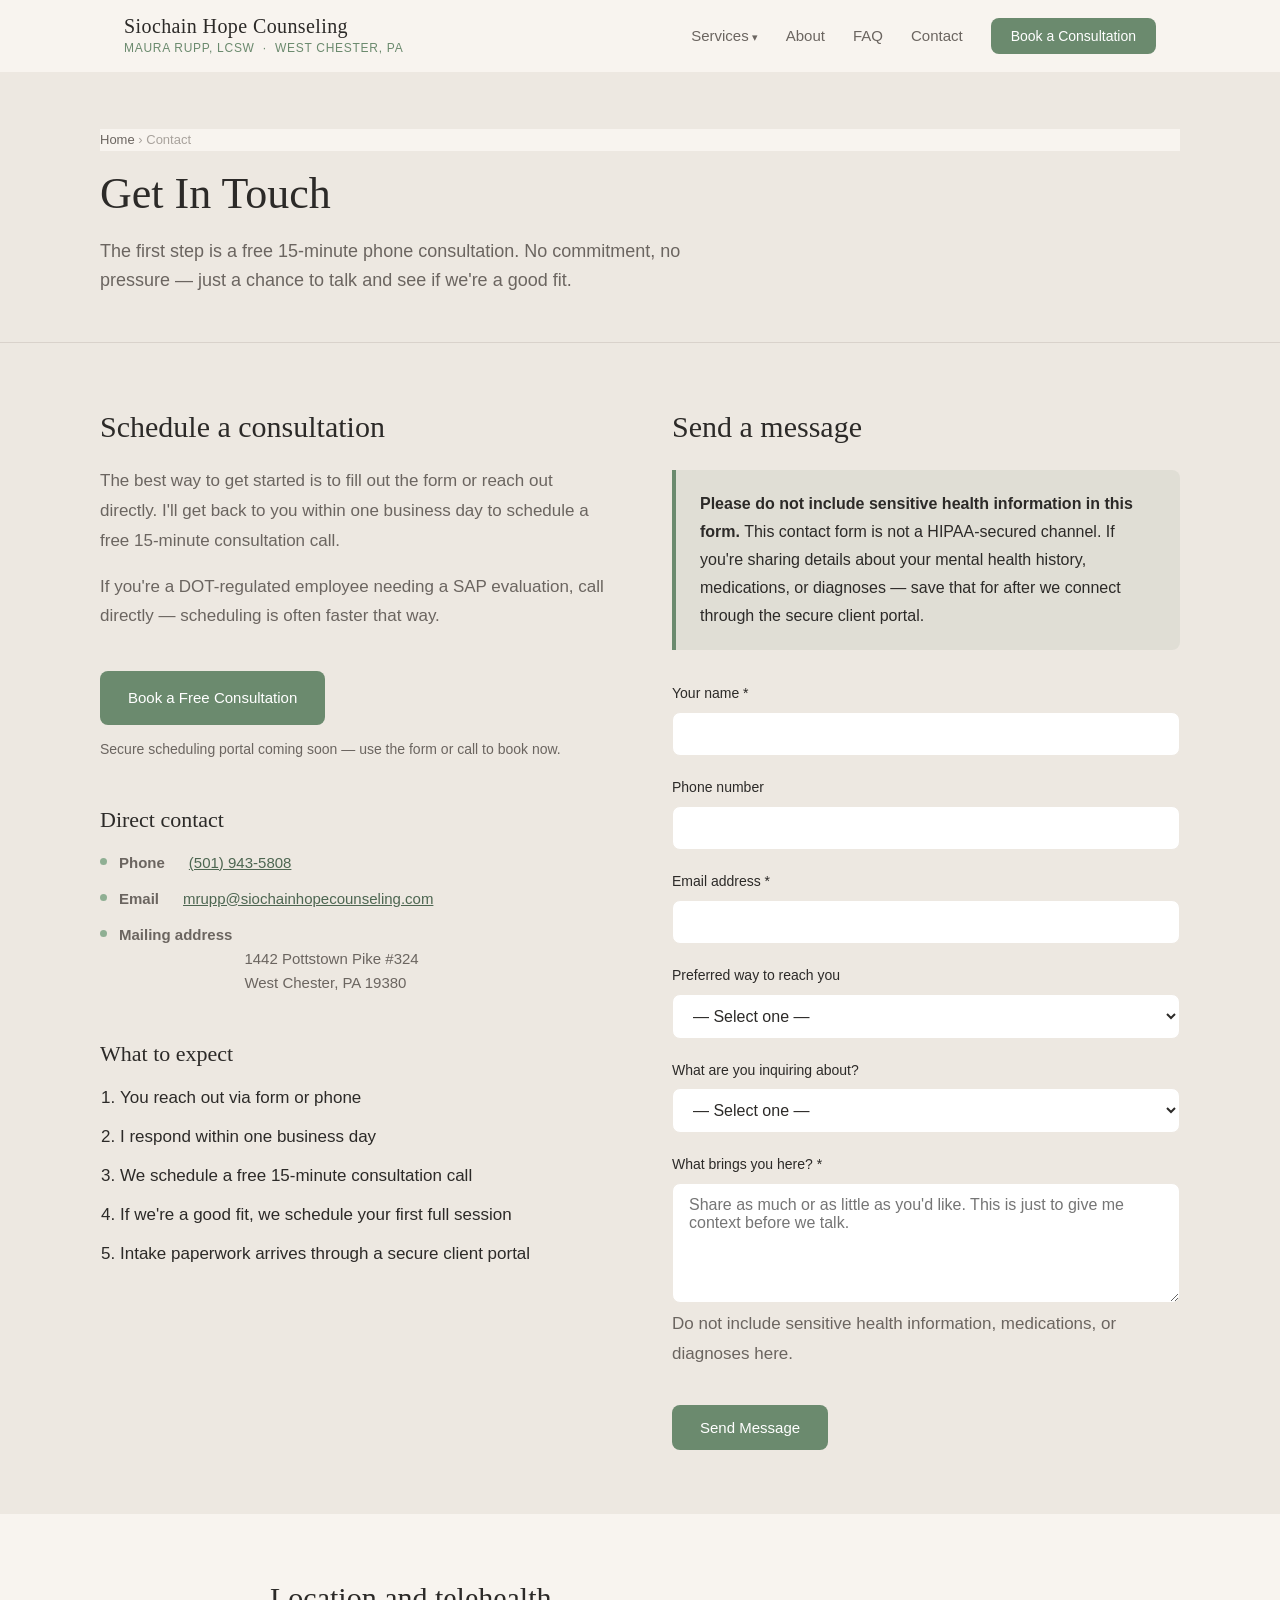
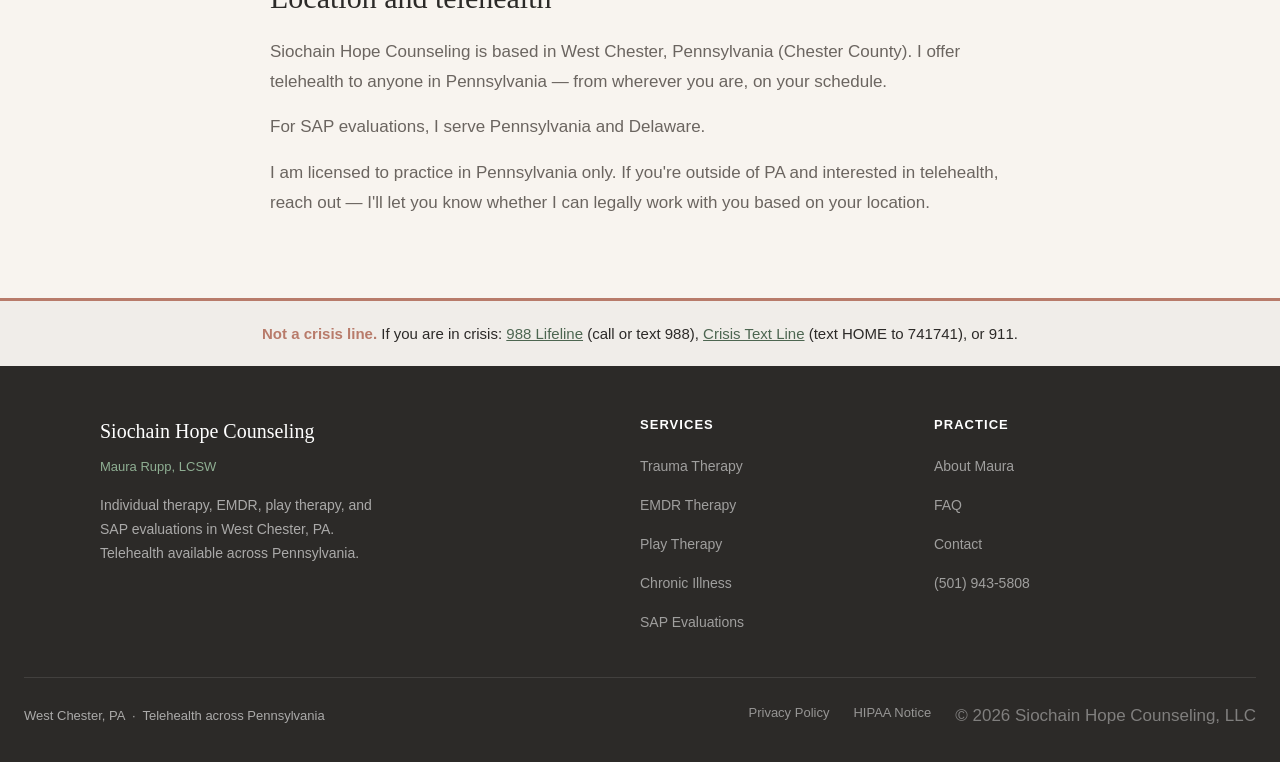
<file: site/contact.html>
<!DOCTYPE html>
<html lang="en-US">
<head>
  <meta charset="UTF-8">
  <meta name="viewport" content="width=device-width, initial-scale=1.0">
  <title>Contact &amp; Book a Consultation | Siochain Hope Counseling</title>
  <meta name="description" content="Contact Maura Rupp, LCSW in West Chester, PA. Schedule a free 15-minute consultation for therapy, EMDR, play therapy, or SAP evaluations. Telehealth available across Pennsylvania.">
  <link rel="canonical" href="https://siochain.com/contact">
  <link rel="stylesheet" href="styles.css">

  <meta property="og:type" content="website">
  <meta property="og:site_name" content="Siochain Hope Counseling">
  <meta property="og:title" content="Contact &amp; Book a Consultation | Siochain Hope Counseling">
  <meta property="og:description" content="Contact Maura Rupp, LCSW in West Chester, PA. Schedule a free 15-minute consultation for therapy, EMDR, play therapy, or SAP evaluations.">
  <meta property="og:url" content="https://siochain.com/contact">
  <meta property="og:image" content="https://siochain.com/img/og-default.jpg">
  <meta name="twitter:card" content="summary_large_image">
  <meta name="twitter:title" content="Contact Maura Rupp, LCSW — West Chester, PA">
  <meta name="twitter:description" content="Schedule a free consultation with Maura Rupp, LCSW. Therapy, EMDR, play therapy, and SAP evaluations in West Chester, PA.">
  <meta name="twitter:image" content="https://siochain.com/img/og-default.jpg">

  <script type="application/ld+json">
  {
    "@context": "https://schema.org",
    "@type": ["LocalBusiness", "MedicalBusiness"],
    "name": "Siochain Hope Counseling",
    "url": "https://siochain.com",
    "telephone": "(501) 943-5808",
    "email": "mrupp@siochainhopecounseling.com",
    "address": {
      "@type": "PostalAddress",
      "streetAddress": "1442 Pottstown Pike #324",
      "addressLocality": "West Chester",
      "addressRegion": "PA",
      "postalCode": "19380",
      "addressCountry": "US"
    },
    "areaServed": ["West Chester PA", "Chester County PA", "Pennsylvania"],
    "employee": {"@type": "Person", "name": "Maura Rupp", "jobTitle": "Licensed Clinical Social Worker", "hasCredential": ["LCSW", "SAP"]}
  }
  </script>

  <script type="application/ld+json">
  {
    "@context": "https://schema.org",
    "@type": "BreadcrumbList",
    "itemListElement": [
      {"@type": "ListItem", "position": 1, "name": "Home", "item": "https://siochain.com"},
      {"@type": "ListItem", "position": 2, "name": "Contact", "item": "https://siochain.com/contact"}
    ]
  }
  </script>
</head>
<body>

<a href="#main" class="skip-link">Skip to main content</a>

<nav>
  <div class="nav-inner">
    <a href="index.html" class="nav-brand" aria-label="Siochain Hope Counseling home">
      <span class="nav-brand-name">Siochain Hope Counseling</span>
      <span class="nav-brand-cred">Maura Rupp, LCSW &nbsp;·&nbsp; West Chester, PA</span>
    </a>
    <input type="checkbox" id="nav-toggle" class="nav-toggle" aria-hidden="true">
    <label for="nav-toggle" class="hamburger" aria-label="Toggle navigation">
      <span></span><span></span><span></span>
    </label>
    <ul class="nav-links">
      <li class="nav-dropdown">
        <a href="index.html#services">Services</a>
        <ul class="dropdown-menu">
          <li><a href="trauma-therapy.html">Trauma Therapy</a></li>
          <li><a href="emdr-therapy.html">EMDR Therapy</a></li>
          <li><a href="sap-evaluation.html">SAP Evaluations</a></li>
          <li><a href="play-therapy.html">Play Therapy</a></li>
          <li><a href="chronic-illness-therapy.html">Chronic Illness Therapy</a></li>
        </ul>
      </li>
      <li><a href="about.html">About</a></li>
      <li><a href="faq.html">FAQ</a></li>
      <li><a href="contact.html">Contact</a></li>
      <li><a href="contact.html" class="nav-cta">Book a Consultation</a></li>
    </ul>
    <ul class="mobile-nav">
      <li><a href="trauma-therapy.html">Trauma Therapy</a></li>
      <li><a href="emdr-therapy.html">EMDR Therapy</a></li>
      <li><a href="sap-evaluation.html">SAP Evaluations</a></li>
      <li><a href="play-therapy.html">Play Therapy</a></li>
      <li><a href="chronic-illness-therapy.html">Chronic Illness Therapy</a></li>
      <li><a href="about.html">About</a></li>
      <li><a href="faq.html">FAQ</a></li>
      <li><a href="contact.html">Book a Consultation</a></li>
    </ul>
  </div>
</nav>

<main id="main">

  <div class="page-header">
    <div class="page-header-inner">
      <nav class="breadcrumb" aria-label="Breadcrumb">
        <a href="index.html">Home</a> &rsaquo; Contact
      </nav>
      <h1>Get In Touch</h1>
      <p class="page-header-sub">
        The first step is a free 15-minute phone consultation. No commitment, no pressure —
        just a chance to talk and see if we're a good fit.
      </p>
    </div>
  </div>

  <!-- BOOKING + CONTACT FORM -->
  <section class="content-section" aria-labelledby="contact-main-heading">
    <div class="content-inner" style="display:grid;grid-template-columns:1fr 1fr;gap:64px;align-items:start;">

      <!-- LEFT: BOOKING INFO -->
      <div>
        <h2 id="contact-main-heading">Schedule a consultation</h2>
        <p>
          The best way to get started is to fill out the form or reach out directly.
          I'll get back to you within one business day to schedule a free 15-minute
          consultation call.
        </p>
        <p>
          If you're a DOT-regulated employee needing a SAP evaluation, call directly —
          scheduling is often faster that way.
        </p>

        <div style="margin:40px 0 32px;">
          <!-- SimplePractice booking button placeholder -->
          <a href="#booking-placeholder" class="btn-primary" aria-label="Book a consultation — scheduling link to be added">
            Book a Free Consultation
          </a>
          <p style="margin-top:12px;font-size:14px;color:var(--mid-gray);">
            <!-- Scheduling link will connect to SimplePractice client portal -->
            Secure scheduling portal coming soon — use the form or call to book now.
          </p>
        </div>

        <div style="margin-top:40px;">
          <h3>Direct contact</h3>
          <ul style="list-style:none;padding:0;margin:0;display:flex;flex-direction:column;gap:12px;">
            <li>
              <strong>Phone</strong><br>
              <a href="tel:+15019435808">(501) 943-5808</a>
            </li>
            <li>
              <strong>Email</strong><br>
              <a href="mailto:mrupp@siochainhopecounseling.com">mrupp@siochainhopecounseling.com</a>
            </li>
            <li>
              <strong>Mailing address</strong><br>
              1442 Pottstown Pike #324<br>
              West Chester, PA 19380
            </li>
          </ul>
        </div>

        <div style="margin-top:40px;">
          <h3>What to expect</h3>
          <ol style="padding-left:20px;display:flex;flex-direction:column;gap:10px;">
            <li>You reach out via form or phone</li>
            <li>I respond within one business day</li>
            <li>We schedule a free 15-minute consultation call</li>
            <li>If we're a good fit, we schedule your first full session</li>
            <li>Intake paperwork arrives through a secure client portal</li>
          </ol>
        </div>
      </div>

      <!-- RIGHT: CONTACT FORM -->
      <div>
        <h2>Send a message</h2>

        <div class="callout" style="margin-bottom:32px;">
          <p>
            <strong>Please do not include sensitive health information in this form.</strong>
            This contact form is not a HIPAA-secured channel. If you're sharing details
            about your mental health history, medications, or diagnoses — save that for
            after we connect through the secure client portal.
          </p>
        </div>

        <form
          name="contact"
          method="POST"
          action="/contact-success"
          data-netlify="true"
          aria-label="Contact form"
          style="display:flex;flex-direction:column;gap:20px;"
        >
          <input type="hidden" name="form-name" value="contact">

          <div class="form-group">
            <label for="name" class="form-label">Your name <span aria-hidden="true">*</span></label>
            <input
              type="text"
              id="name"
              name="name"
              class="form-input"
              required
              autocomplete="name"
              aria-required="true"
            >
          </div>

          <div class="form-group">
            <label for="phone" class="form-label">Phone number</label>
            <input
              type="tel"
              id="phone"
              name="phone"
              class="form-input"
              autocomplete="tel"
            >
          </div>

          <div class="form-group">
            <label for="email" class="form-label">Email address <span aria-hidden="true">*</span></label>
            <input
              type="email"
              id="email"
              name="email"
              class="form-input"
              required
              autocomplete="email"
              aria-required="true"
            >
          </div>

          <div class="form-group">
            <label for="contact-pref" class="form-label">Preferred way to reach you</label>
            <select id="contact-pref" name="contact_preference" class="form-input">
              <option value="">— Select one —</option>
              <option value="phone">Phone call</option>
              <option value="text">Text message</option>
              <option value="email">Email</option>
              <option value="no-preference">No preference</option>
            </select>
          </div>

          <div class="form-group">
            <label for="service" class="form-label">What are you inquiring about?</label>
            <select id="service" name="service" class="form-input">
              <option value="">— Select one —</option>
              <option value="individual-therapy">Individual therapy</option>
              <option value="emdr">EMDR therapy</option>
              <option value="play-therapy">Play therapy (child)</option>
              <option value="chronic-illness">Chronic illness therapy</option>
              <option value="sap">SAP evaluation</option>
              <option value="unsure">Not sure yet</option>
            </select>
          </div>

          <div class="form-group">
            <label for="message" class="form-label">What brings you here? <span aria-hidden="true">*</span></label>
            <textarea
              id="message"
              name="message"
              class="form-input form-textarea"
              required
              aria-required="true"
              placeholder="Share as much or as little as you'd like. This is just to give me context before we talk."
            ></textarea>
            <p class="form-hint">Do not include sensitive health information, medications, or diagnoses here.</p>
          </div>

          <button type="submit" class="btn-primary" style="align-self:flex-start;">
            Send Message
          </button>
        </form>
      </div>

    </div>
  </section>

  <!-- LOCATION + TELEHEALTH INFO -->
  <section class="content-section" aria-labelledby="location-contact-heading">
    <div class="content-inner narrow">
      <h2 id="location-contact-heading">Location and telehealth</h2>
      <p>
        Siochain Hope Counseling is based in West Chester, Pennsylvania (Chester County).
        I offer telehealth to anyone in Pennsylvania — from wherever you are, on your schedule.
      </p>
      <p>
        For SAP evaluations, I serve Pennsylvania and Delaware.
      </p>
      <p>
        I am licensed to practice in Pennsylvania only. If you're outside of PA and interested
        in telehealth, reach out — I'll let you know whether I can legally work with you based
        on your location.
      </p>
    </div>
  </section>

</main>

<div class="crisis" role="note" aria-label="Crisis resources">
  <p>
    <strong>Not a crisis line.</strong>
    If you are in crisis: <a href="https://988lifeline.org" target="_blank" rel="noopener">988 Lifeline</a> (call or text 988),
    <a href="https://www.crisistextline.org" target="_blank" rel="noopener">Crisis Text Line</a> (text HOME to 741741), or 911.
  </p>
</div>

<footer>
  <div class="footer-inner">
    <div>
      <p class="footer-brand-name">Siochain Hope Counseling</p>
      <p class="footer-brand-cred">Maura Rupp, LCSW</p>
      <p class="footer-desc">Individual therapy, EMDR, play therapy, and SAP evaluations in West Chester, PA. Telehealth available across Pennsylvania.</p>
    </div>
    <div class="footer-col">
      <h4>Services</h4>
      <ul>
        <li><a href="trauma-therapy.html">Trauma Therapy</a></li>
        <li><a href="emdr-therapy.html">EMDR Therapy</a></li>
        <li><a href="play-therapy.html">Play Therapy</a></li>
        <li><a href="chronic-illness-therapy.html">Chronic Illness</a></li>
        <li><a href="sap-evaluation.html">SAP Evaluations</a></li>
      </ul>
    </div>
    <div class="footer-col">
      <h4>Practice</h4>
      <ul>
        <li><a href="about.html">About Maura</a></li>
        <li><a href="faq.html">FAQ</a></li>
        <li><a href="contact.html">Contact</a></li>
        <li><a href="tel:+15019435808">(501) 943-5808</a></li>
      </ul>
    </div>
  </div>
  <div class="footer-bottom">
    <p>West Chester, PA &nbsp;·&nbsp; Telehealth across Pennsylvania</p>
    <div class="footer-legal">
      <a href="/compliance/privacy-policy.html">Privacy Policy</a>
      <a href="/compliance/hipaa-notice.html">HIPAA Notice</a>
      <span style="color:rgba(255,255,255,0.4);">&copy; 2026 Siochain Hope Counseling, LLC</span>
    </div>
  </div>
</footer>

</body>
</html>
</file>
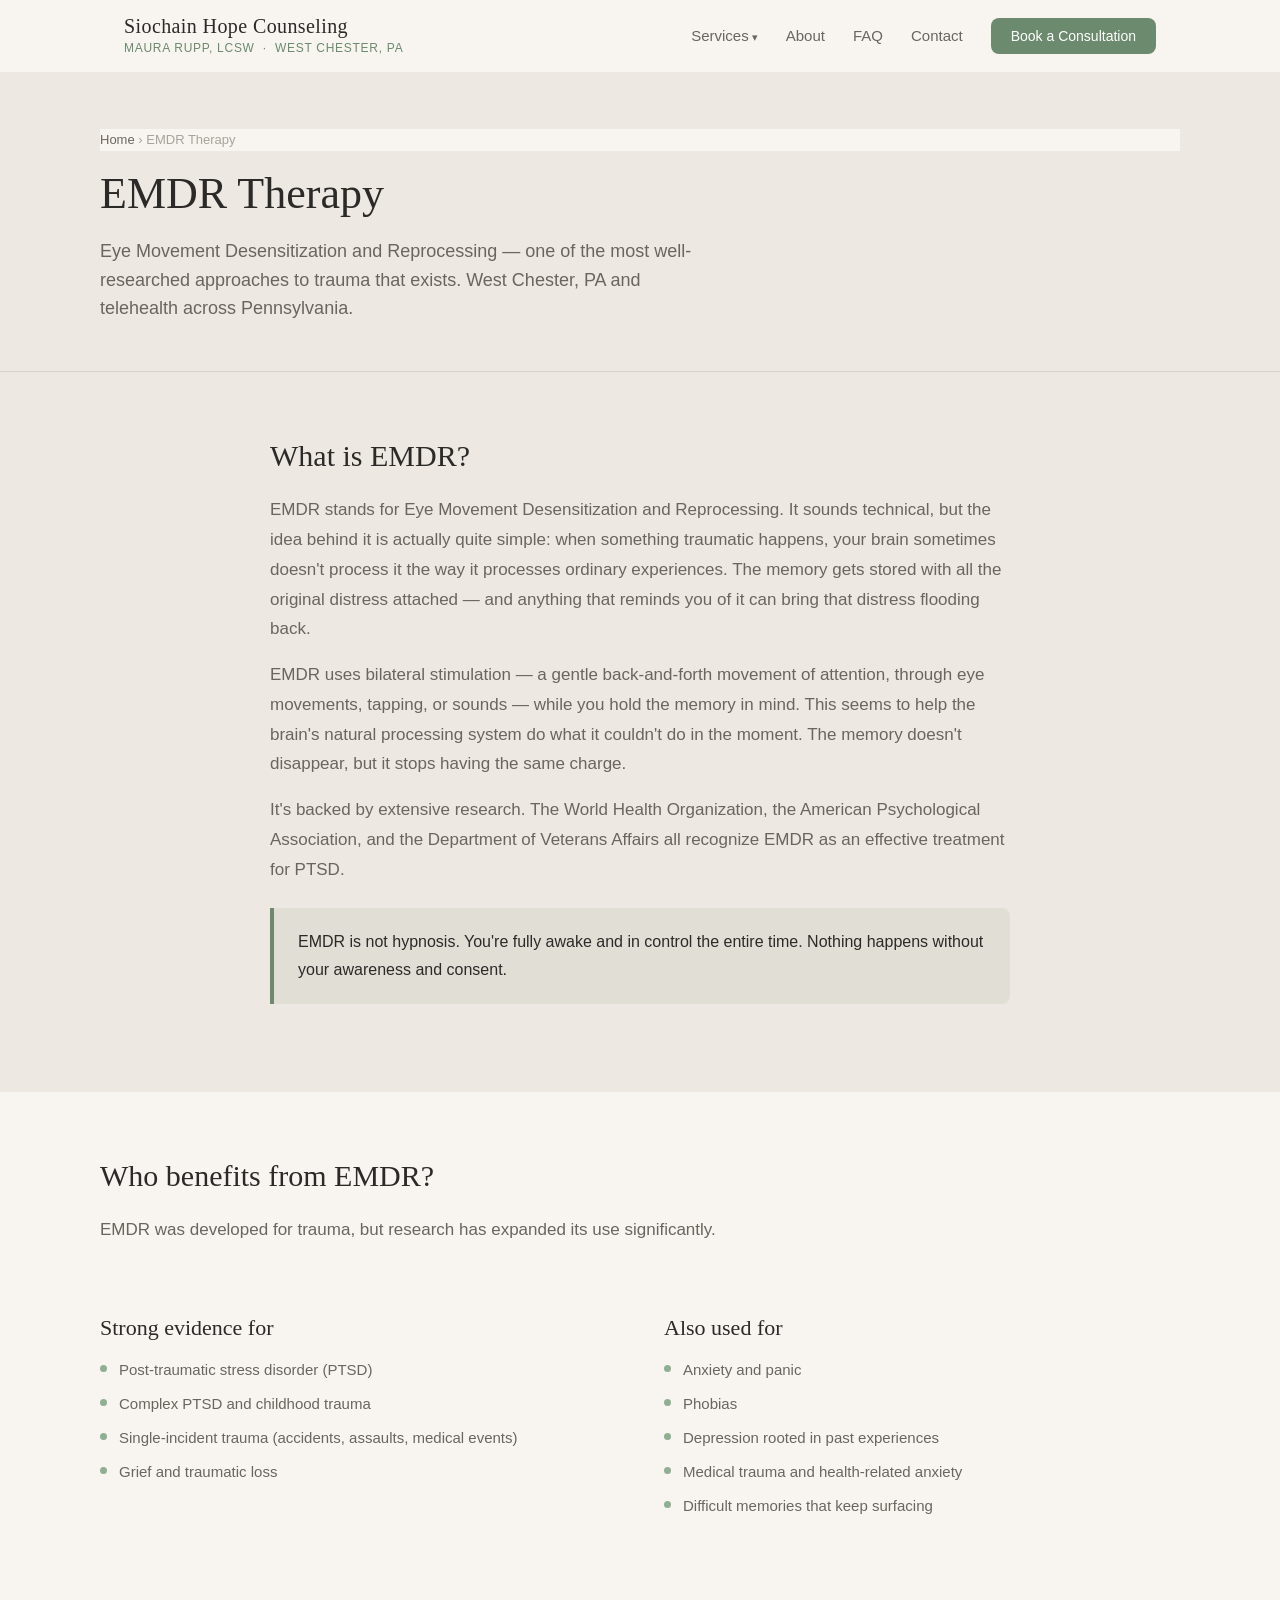
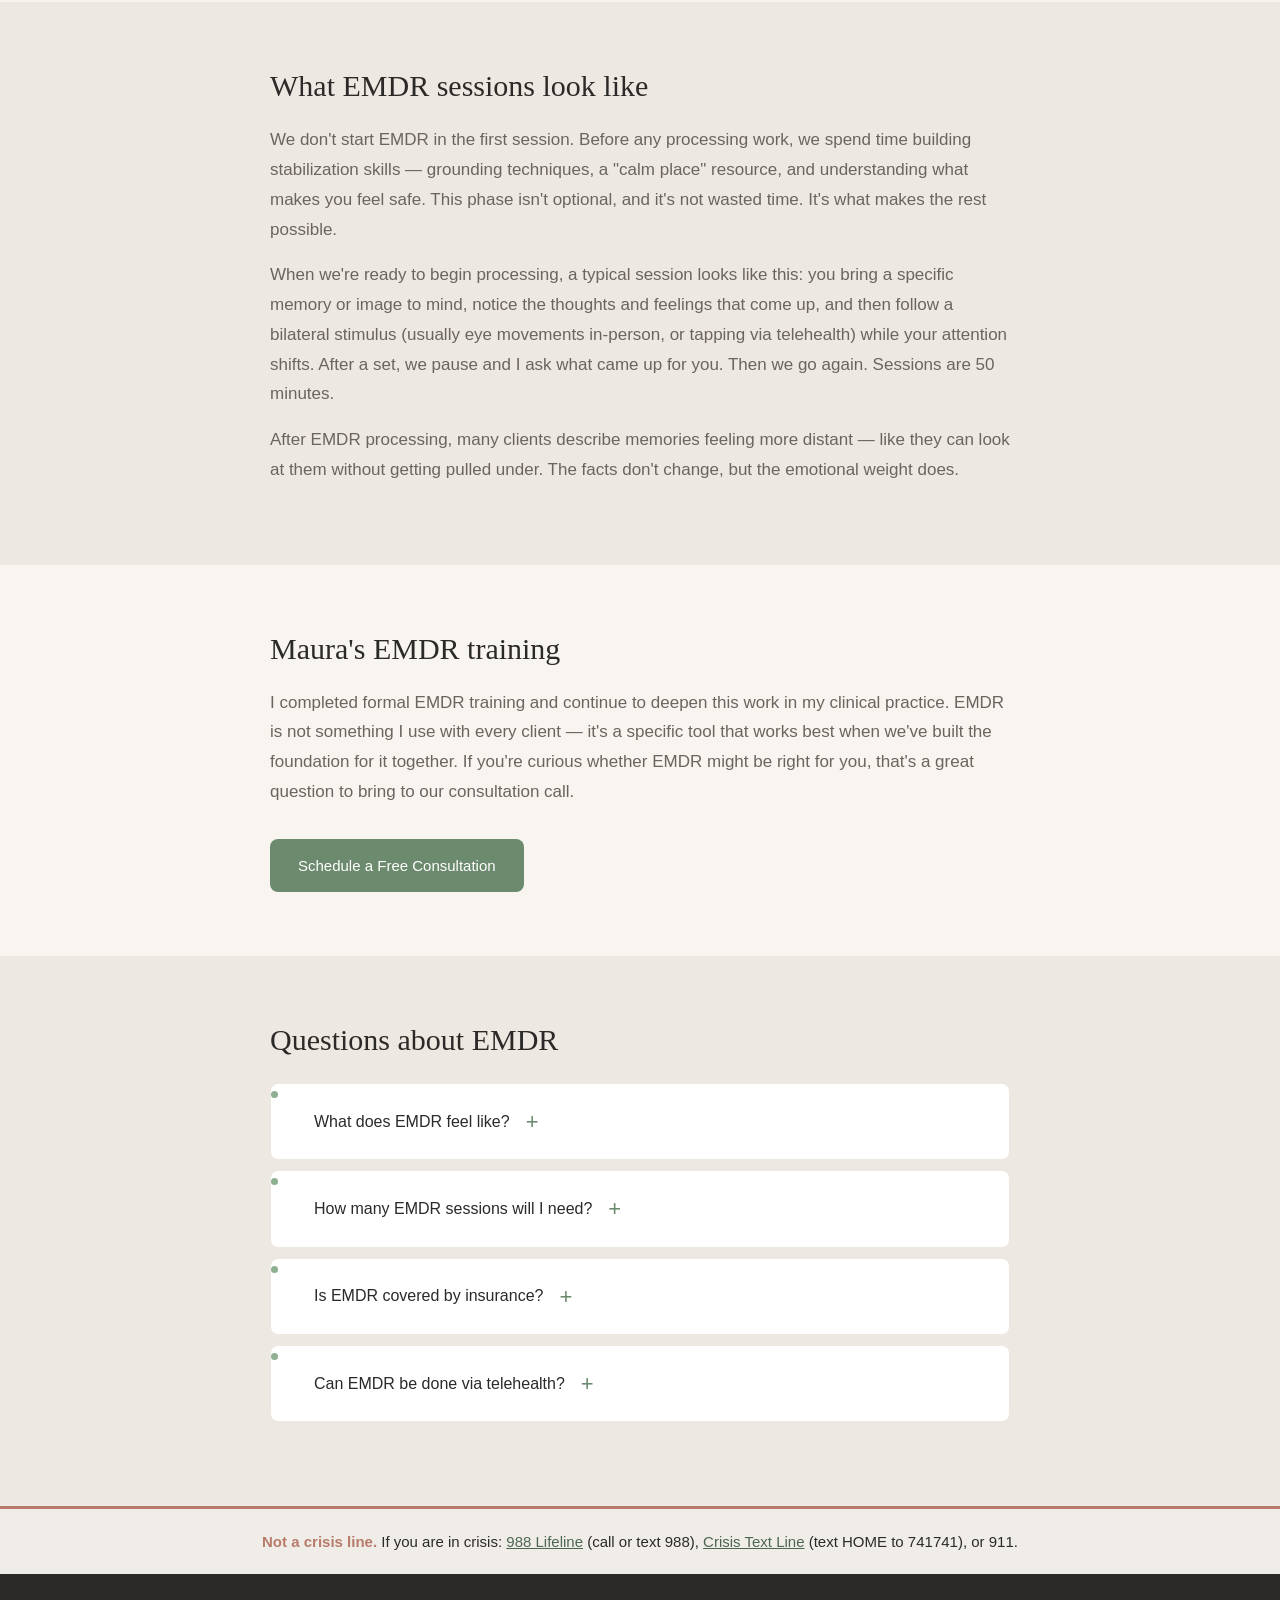
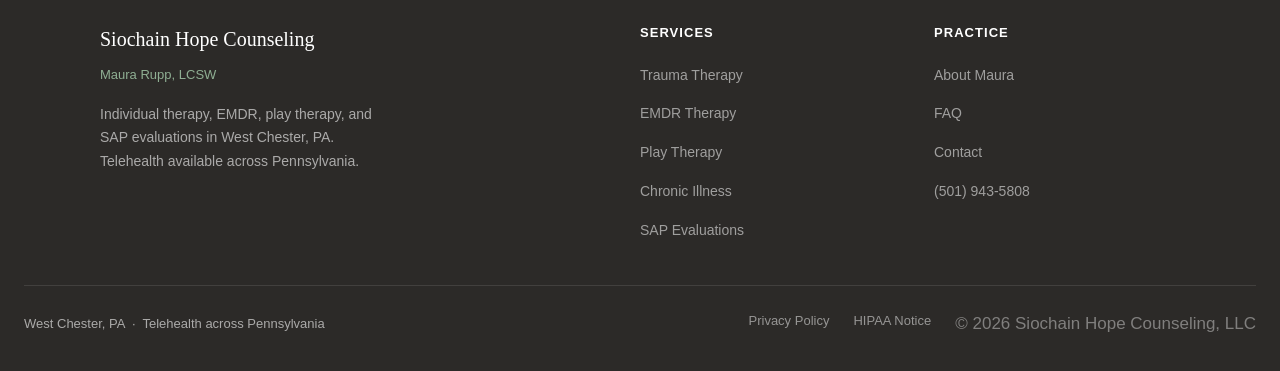
<file: site/emdr-therapy.html>
<!DOCTYPE html>
<html lang="en-US">
<head>
  <meta charset="UTF-8">
  <meta name="viewport" content="width=device-width, initial-scale=1.0">
  <title>EMDR Therapy in West Chester, PA | Siochain Hope Counseling</title>
  <meta name="description" content="EMDR therapy for trauma, anxiety, and PTSD in Chester County, PA. EMDR-trained therapist offering in-person and telehealth sessions. Serving PA and DE.">
  <link rel="canonical" href="https://siochain.com/emdr-therapy">
  <link rel="stylesheet" href="styles.css">

  <meta property="og:type" content="website">
  <meta property="og:site_name" content="Siochain Hope Counseling">
  <meta property="og:title" content="EMDR Therapy in West Chester, PA | Siochain Hope Counseling">
  <meta property="og:description" content="EMDR therapy for trauma, anxiety, and PTSD in Chester County, PA. EMDR-trained therapist offering in-person and telehealth sessions.">
  <meta property="og:url" content="https://siochain.com/emdr-therapy">
  <meta property="og:image" content="https://siochain.com/img/og-default.jpg">
  <meta name="twitter:card" content="summary_large_image">
  <meta name="twitter:title" content="EMDR Therapy in West Chester, PA | Siochain Hope Counseling">
  <meta name="twitter:description" content="EMDR therapy for trauma, anxiety, and PTSD in Chester County, PA. In-person and telehealth.">
  <meta name="twitter:image" content="https://siochain.com/img/og-default.jpg">

  <script type="application/ld+json">
  {
    "@context": "https://schema.org",
    "@type": ["LocalBusiness", "MedicalBusiness"],
    "name": "Siochain Hope Counseling",
    "url": "https://siochain.com",
    "telephone": "(501) 943-5808",
    "address": {
      "@type": "PostalAddress",
      "streetAddress": "1442 Pottstown Pike #324",
      "addressLocality": "West Chester",
      "addressRegion": "PA",
      "postalCode": "19380",
      "addressCountry": "US"
    },
    "areaServed": ["West Chester PA", "Chester County PA", "Pennsylvania", "Delaware"],
    "employee": {"@type": "Person", "name": "Maura Rupp", "jobTitle": "Licensed Clinical Social Worker", "hasCredential": "LCSW"}
  }
  </script>

  <script type="application/ld+json">
  {
    "@context": "https://schema.org",
    "@type": "BreadcrumbList",
    "itemListElement": [
      {"@type": "ListItem", "position": 1, "name": "Home", "item": "https://siochain.com"},
      {"@type": "ListItem", "position": 2, "name": "EMDR Therapy", "item": "https://siochain.com/emdr-therapy"}
    ]
  }
  </script>

  <script type="application/ld+json">
  {
    "@context": "https://schema.org",
    "@type": "FAQPage",
    "mainEntity": [
      {
        "@type": "Question",
        "name": "What does EMDR feel like?",
        "acceptedAnswer": {
          "@type": "Answer",
          "text": "Most people describe EMDR as surprisingly gentle. You're not reliving the event — you're thinking about it while your attention is gently moved back and forth (through eye movements, taps, or sounds). Many people feel a sense of distance from the memory after sessions, like it lost some of its charge."
        }
      },
      {
        "@type": "Question",
        "name": "How many EMDR sessions will I need?",
        "acceptedAnswer": {
          "@type": "Answer",
          "text": "For a single, specific event, some people see significant change in 6-12 sessions. For complex trauma or C-PTSD, it takes longer — often because we spend time building stabilization skills before diving into processing. We check in regularly and adjust as we go."
        }
      },
      {
        "@type": "Question",
        "name": "Is EMDR covered by insurance?",
        "acceptedAnswer": {
          "@type": "Answer",
          "text": "Siochain Hope Counseling is currently private pay. I can provide a superbill you can submit to your insurance for potential out-of-network reimbursement. Many insurance plans cover out-of-network mental health services — it's worth calling to check your benefits."
        }
      },
      {
        "@type": "Question",
        "name": "Can EMDR be done via telehealth?",
        "acceptedAnswer": {
          "@type": "Answer",
          "text": "Yes. Telehealth EMDR has solid research support. We use bilateral stimulation adapted for video — such as tapping or auditory cues — and research shows outcomes comparable to in-person sessions. You'll need a private space and a reliable internet connection."
        }
      }
    ]
  }
  </script>
</head>
<body>

<a href="#main" class="skip-link">Skip to main content</a>

<nav>
  <div class="nav-inner">
    <a href="index.html" class="nav-brand" aria-label="Siochain Hope Counseling home">
      <span class="nav-brand-name">Siochain Hope Counseling</span>
      <span class="nav-brand-cred">Maura Rupp, LCSW &nbsp;·&nbsp; West Chester, PA</span>
    </a>
    <input type="checkbox" id="nav-toggle" class="nav-toggle" aria-hidden="true">
    <label for="nav-toggle" class="hamburger" aria-label="Toggle navigation">
      <span></span><span></span><span></span>
    </label>
    <ul class="nav-links">
      <li class="nav-dropdown">
        <a href="index.html#services">Services</a>
        <ul class="dropdown-menu">
          <li><a href="trauma-therapy.html">Trauma Therapy</a></li>
          <li><a href="emdr-therapy.html">EMDR Therapy</a></li>
          <li><a href="sap-evaluation.html">SAP Evaluations</a></li>
          <li><a href="play-therapy.html">Play Therapy</a></li>
          <li><a href="chronic-illness-therapy.html">Chronic Illness Therapy</a></li>
        </ul>
      </li>
      <li><a href="about.html">About</a></li>
      <li><a href="faq.html">FAQ</a></li>
      <li><a href="contact.html">Contact</a></li>
      <li><a href="contact.html" class="nav-cta">Book a Consultation</a></li>
    </ul>
    <ul class="mobile-nav">
      <li><a href="trauma-therapy.html">Trauma Therapy</a></li>
      <li><a href="emdr-therapy.html">EMDR Therapy</a></li>
      <li><a href="sap-evaluation.html">SAP Evaluations</a></li>
      <li><a href="play-therapy.html">Play Therapy</a></li>
      <li><a href="chronic-illness-therapy.html">Chronic Illness Therapy</a></li>
      <li><a href="about.html">About</a></li>
      <li><a href="faq.html">FAQ</a></li>
      <li><a href="contact.html">Book a Consultation</a></li>
    </ul>
  </div>
</nav>

<main id="main">

  <div class="page-header">
    <div class="page-header-inner">
      <nav class="breadcrumb" aria-label="Breadcrumb">
        <a href="index.html">Home</a> &rsaquo; EMDR Therapy
      </nav>
      <h1>EMDR Therapy</h1>
      <p class="page-header-sub">
        Eye Movement Desensitization and Reprocessing — one of the most well-researched approaches to trauma that exists.
        West Chester, PA and telehealth across Pennsylvania.
      </p>
    </div>
  </div>

  <!-- WHAT IS EMDR -->
  <section class="content-section" aria-labelledby="what-emdr-heading">
    <div class="content-inner narrow">
      <h2 id="what-emdr-heading">What is EMDR?</h2>
      <p>
        EMDR stands for Eye Movement Desensitization and Reprocessing. It sounds technical,
        but the idea behind it is actually quite simple: when something traumatic happens,
        your brain sometimes doesn't process it the way it processes ordinary experiences.
        The memory gets stored with all the original distress attached — and anything that
        reminds you of it can bring that distress flooding back.
      </p>
      <p>
        EMDR uses bilateral stimulation — a gentle back-and-forth movement of attention,
        through eye movements, tapping, or sounds — while you hold the memory in mind.
        This seems to help the brain's natural processing system do what it couldn't do
        in the moment. The memory doesn't disappear, but it stops having the same charge.
      </p>
      <p>
        It's backed by extensive research. The World Health Organization, the American Psychological Association,
        and the Department of Veterans Affairs all recognize EMDR as an effective treatment for PTSD.
      </p>

      <div class="callout">
        <p>
          EMDR is not hypnosis. You're fully awake and in control the entire time.
          Nothing happens without your awareness and consent.
        </p>
      </div>
    </div>
  </section>

  <!-- WHO BENEFITS -->
  <section class="content-section" aria-labelledby="who-benefits-heading">
    <div class="content-inner">
      <h2 id="who-benefits-heading">Who benefits from EMDR?</h2>
      <p style="color:var(--mid-gray);margin-bottom:32px;">EMDR was developed for trauma, but research has expanded its use significantly.</p>
      <div class="two-col">
        <div>
          <h3>Strong evidence for</h3>
          <ul>
            <li>Post-traumatic stress disorder (PTSD)</li>
            <li>Complex PTSD and childhood trauma</li>
            <li>Single-incident trauma (accidents, assaults, medical events)</li>
            <li>Grief and traumatic loss</li>
          </ul>
        </div>
        <div>
          <h3>Also used for</h3>
          <ul>
            <li>Anxiety and panic</li>
            <li>Phobias</li>
            <li>Depression rooted in past experiences</li>
            <li>Medical trauma and health-related anxiety</li>
            <li>Difficult memories that keep surfacing</li>
          </ul>
        </div>
      </div>
    </div>
  </section>

  <!-- WHAT SESSIONS LOOK LIKE -->
  <section class="content-section" aria-labelledby="sessions-heading">
    <div class="content-inner narrow">
      <h2 id="sessions-heading">What EMDR sessions look like</h2>
      <p>
        We don't start EMDR in the first session. Before any processing work, we spend time
        building stabilization skills — grounding techniques, a "calm place" resource, and
        understanding what makes you feel safe. This phase isn't optional, and it's not wasted time.
        It's what makes the rest possible.
      </p>
      <p>
        When we're ready to begin processing, a typical session looks like this:
        you bring a specific memory or image to mind, notice the thoughts and feelings that come up,
        and then follow a bilateral stimulus (usually eye movements in-person, or tapping via telehealth)
        while your attention shifts. After a set, we pause and I ask what came up for you.
        Then we go again. Sessions are 50 minutes.
      </p>
      <p>
        After EMDR processing, many clients describe memories feeling more distant — like they can look
        at them without getting pulled under. The facts don't change, but the emotional weight does.
      </p>
    </div>
  </section>

  <!-- MAURA'S TRAINING -->
  <section class="content-section" aria-labelledby="training-heading">
    <div class="content-inner narrow">
      <h2 id="training-heading">Maura's EMDR training</h2>
      <p>
        I completed formal EMDR training and continue to deepen this work in my clinical practice.
        EMDR is not something I use with every client — it's a specific tool that works best when
        we've built the foundation for it together. If you're curious whether EMDR might be right
        for you, that's a great question to bring to our consultation call.
      </p>
      <div style="margin-top:32px;">
        <a href="contact.html" class="btn-primary">Schedule a Free Consultation</a>
      </div>
    </div>
  </section>

  <!-- FAQ -->
  <section class="content-section" aria-labelledby="faq-heading">
    <div class="content-inner narrow">
      <h2 id="faq-heading">Questions about EMDR</h2>
      <ul class="faq-list" style="margin-top:24px;">

        <li class="faq-item">
          <details>
            <summary class="faq-question">What does EMDR feel like?</summary>
            <div class="faq-answer">
              <p>Most people describe EMDR as surprisingly gentle. You're not reliving the event —
              you're thinking about it while your attention is gently moved back and forth.
              Many people feel a sense of distance from the memory after sessions,
              like it lost some of its charge.</p>
            </div>
          </details>
        </li>

        <li class="faq-item">
          <details>
            <summary class="faq-question">How many EMDR sessions will I need?</summary>
            <div class="faq-answer">
              <p>For a single, specific event, some people see significant change in 6–12 sessions.
              For complex trauma or C-PTSD, it takes longer — often because we spend time building
              stabilization skills before diving into processing. We check in regularly and adjust
              as we go.</p>
            </div>
          </details>
        </li>

        <li class="faq-item">
          <details>
            <summary class="faq-question">Is EMDR covered by insurance?</summary>
            <div class="faq-answer">
              <p>Siochain Hope Counseling is currently private pay. I can provide a superbill you can
              submit to your insurance for potential out-of-network reimbursement. Many insurance plans
              cover out-of-network mental health services — it's worth calling to check your benefits.</p>
            </div>
          </details>
        </li>

        <li class="faq-item">
          <details>
            <summary class="faq-question">Can EMDR be done via telehealth?</summary>
            <div class="faq-answer">
              <p>Yes. Telehealth EMDR has solid research support. We use bilateral stimulation adapted
              for video — such as tapping or auditory cues — and research shows outcomes comparable to
              in-person sessions. You'll need a private space and a reliable internet connection.</p>
            </div>
          </details>
        </li>

      </ul>
    </div>
  </section>

</main>

<div class="crisis" role="note" aria-label="Crisis resources">
  <p>
    <strong>Not a crisis line.</strong>
    If you are in crisis: <a href="https://988lifeline.org" target="_blank" rel="noopener">988 Lifeline</a> (call or text 988),
    <a href="https://www.crisistextline.org" target="_blank" rel="noopener">Crisis Text Line</a> (text HOME to 741741), or 911.
  </p>
</div>

<footer>
  <div class="footer-inner">
    <div>
      <p class="footer-brand-name">Siochain Hope Counseling</p>
      <p class="footer-brand-cred">Maura Rupp, LCSW</p>
      <p class="footer-desc">Individual therapy, EMDR, play therapy, and SAP evaluations in West Chester, PA. Telehealth available across Pennsylvania.</p>
    </div>
    <div class="footer-col">
      <h4>Services</h4>
      <ul>
        <li><a href="trauma-therapy.html">Trauma Therapy</a></li>
        <li><a href="emdr-therapy.html">EMDR Therapy</a></li>
        <li><a href="play-therapy.html">Play Therapy</a></li>
        <li><a href="chronic-illness-therapy.html">Chronic Illness</a></li>
        <li><a href="sap-evaluation.html">SAP Evaluations</a></li>
      </ul>
    </div>
    <div class="footer-col">
      <h4>Practice</h4>
      <ul>
        <li><a href="about.html">About Maura</a></li>
        <li><a href="faq.html">FAQ</a></li>
        <li><a href="contact.html">Contact</a></li>
        <li><a href="tel:+15019435808">(501) 943-5808</a></li>
      </ul>
    </div>
  </div>
  <div class="footer-bottom">
    <p>West Chester, PA &nbsp;·&nbsp; Telehealth across Pennsylvania</p>
    <div class="footer-legal">
      <a href="/compliance/privacy-policy.html">Privacy Policy</a>
      <a href="/compliance/hipaa-notice.html">HIPAA Notice</a>
      <span style="color:rgba(255,255,255,0.4);">&copy; 2026 Siochain Hope Counseling, LLC</span>
    </div>
  </div>
</footer>

</body>
</html>
</file>
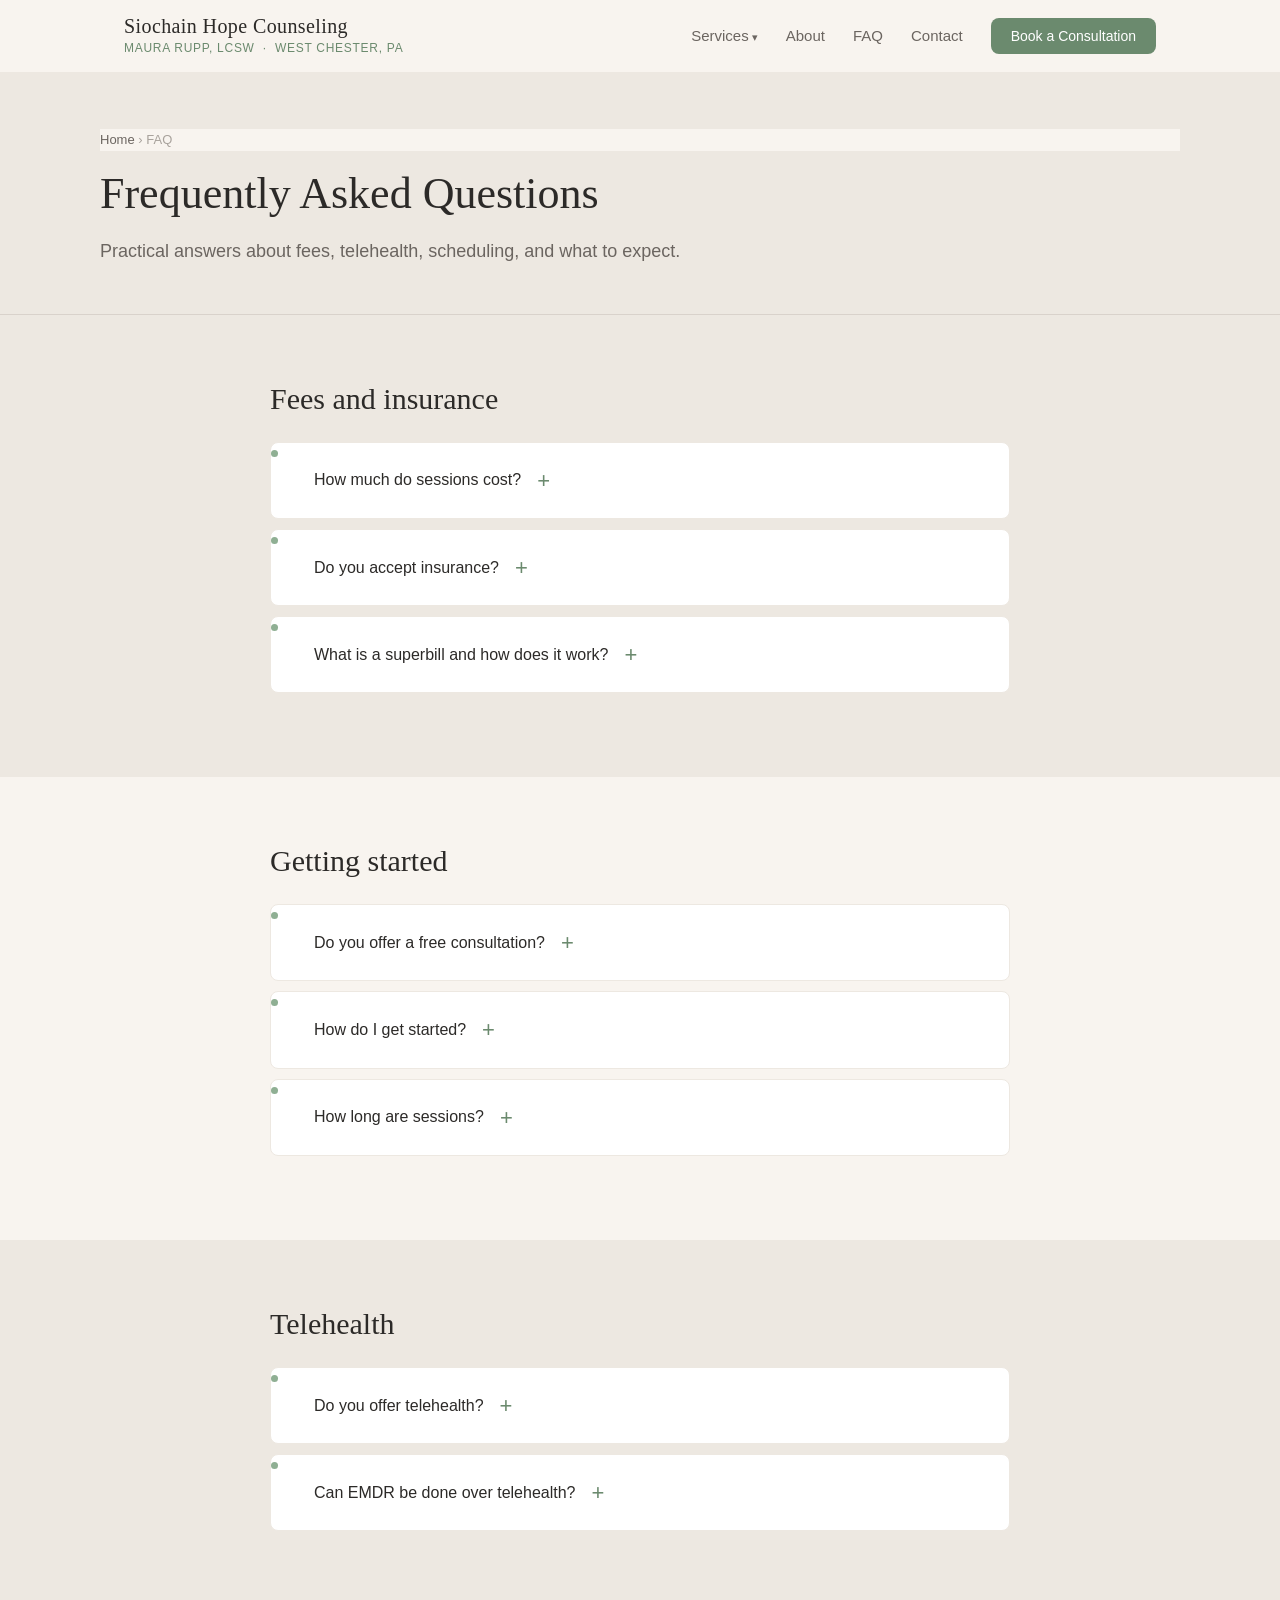
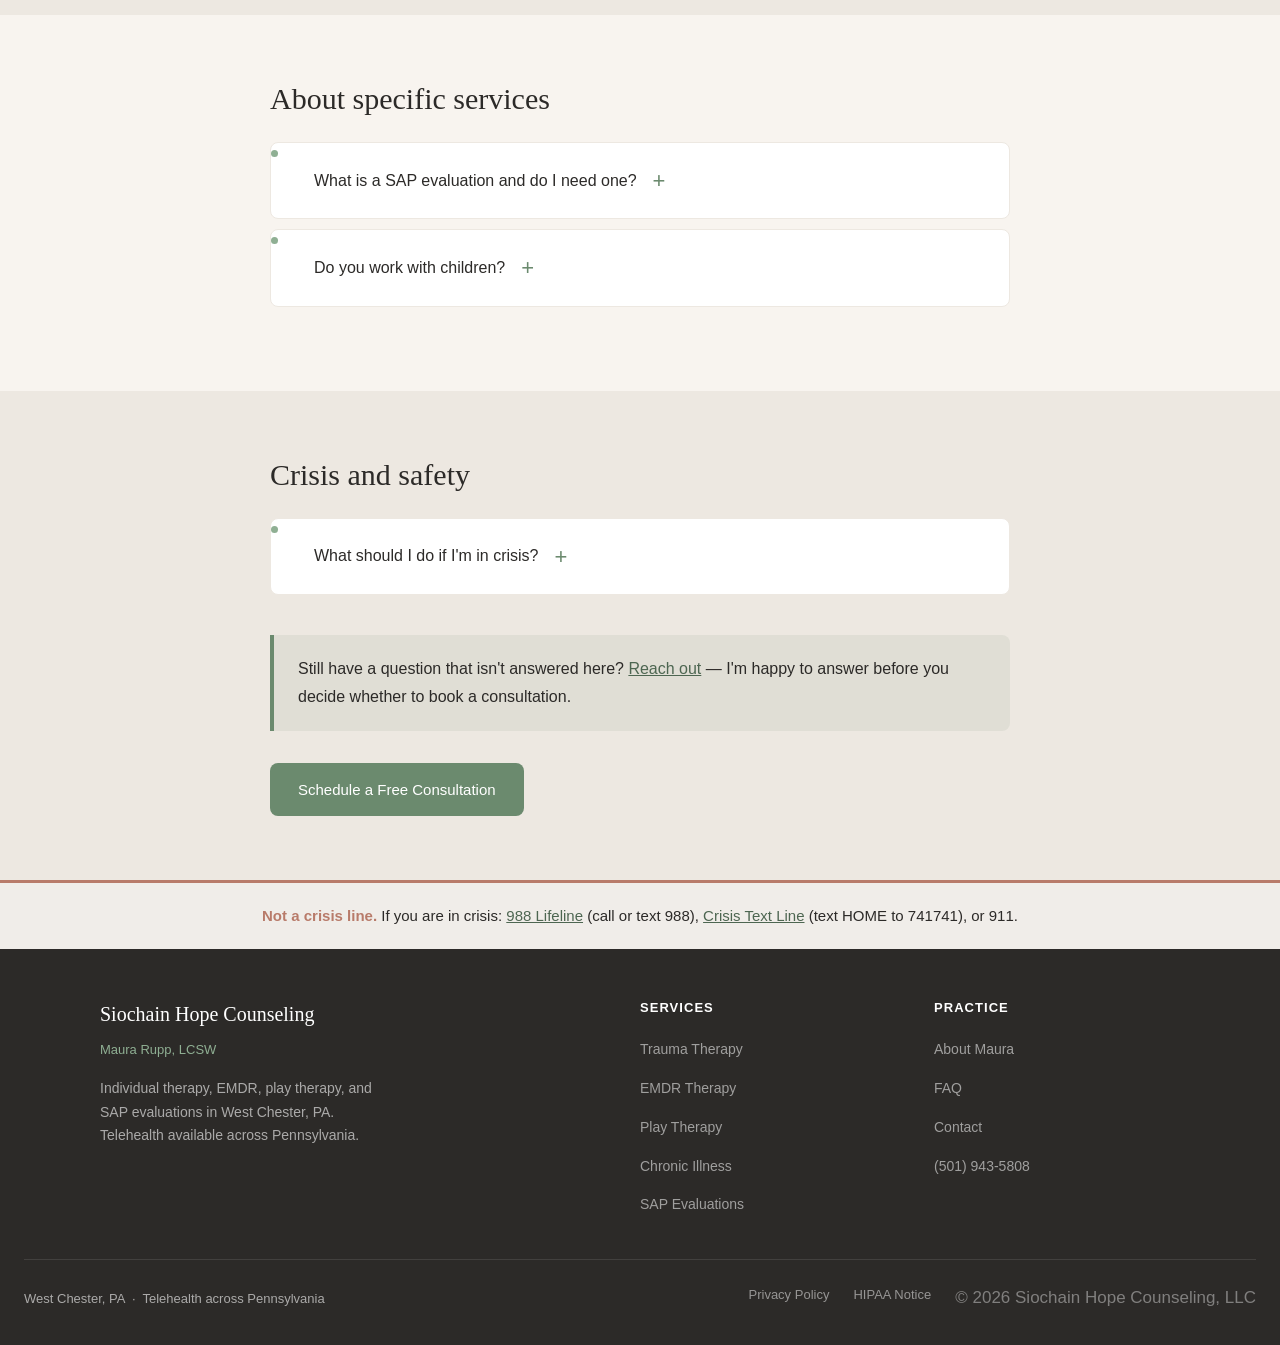
<file: site/faq.html>
<!DOCTYPE html>
<html lang="en-US">
<head>
  <meta charset="UTF-8">
  <meta name="viewport" content="width=device-width, initial-scale=1.0">
  <title>FAQ | Siochain Hope Counseling — West Chester, PA</title>
  <meta name="description" content="Answers to common questions about therapy with Maura Rupp, LCSW — fees, insurance, telehealth, EMDR, SAP evaluations, and how to get started.">
  <link rel="canonical" href="https://siochain.com/faq">
  <link rel="stylesheet" href="styles.css">

  <meta property="og:type" content="website">
  <meta property="og:site_name" content="Siochain Hope Counseling">
  <meta property="og:title" content="FAQ | Siochain Hope Counseling — West Chester, PA">
  <meta property="og:description" content="Answers to common questions about therapy with Maura Rupp, LCSW — fees, insurance, telehealth, EMDR, SAP evaluations, and how to get started.">
  <meta property="og:url" content="https://siochain.com/faq">
  <meta property="og:image" content="https://siochain.com/img/og-default.jpg">
  <meta name="twitter:card" content="summary_large_image">
  <meta name="twitter:title" content="FAQ | Siochain Hope Counseling — West Chester, PA">
  <meta name="twitter:description" content="Answers to common questions about therapy with Maura Rupp, LCSW — fees, insurance, telehealth, and more.">
  <meta name="twitter:image" content="https://siochain.com/img/og-default.jpg">

  <script type="application/ld+json">
  {
    "@context": "https://schema.org",
    "@type": ["LocalBusiness", "MedicalBusiness"],
    "name": "Siochain Hope Counseling",
    "url": "https://siochain.com",
    "telephone": "(501) 943-5808",
    "email": "mrupp@siochainhopecounseling.com",
    "address": {
      "@type": "PostalAddress",
      "streetAddress": "1442 Pottstown Pike #324",
      "addressLocality": "West Chester",
      "addressRegion": "PA",
      "postalCode": "19380",
      "addressCountry": "US"
    },
    "areaServed": ["West Chester PA", "Chester County PA", "Pennsylvania"],
    "employee": {"@type": "Person", "name": "Maura Rupp", "jobTitle": "Licensed Clinical Social Worker", "hasCredential": ["LCSW", "SAP"]}
  }
  </script>

  <script type="application/ld+json">
  {
    "@context": "https://schema.org",
    "@type": "BreadcrumbList",
    "itemListElement": [
      {"@type": "ListItem", "position": 1, "name": "Home", "item": "https://siochain.com"},
      {"@type": "ListItem", "position": 2, "name": "FAQ", "item": "https://siochain.com/faq"}
    ]
  }
  </script>

  <script type="application/ld+json">
  {
    "@context": "https://schema.org",
    "@type": "FAQPage",
    "mainEntity": [
      {
        "@type": "Question",
        "name": "How much do sessions cost?",
        "acceptedAnswer": {
          "@type": "Answer",
          "text": "Siochain Hope Counseling is private pay. Session fees are confirmed during the free consultation call. Please reach out directly for current rates."
        }
      },
      {
        "@type": "Question",
        "name": "Do you accept insurance?",
        "acceptedAnswer": {
          "@type": "Answer",
          "text": "I'm not in-network with any insurance plans. However, I can provide a superbill — an itemized receipt with the diagnostic and billing codes your insurance needs — which you can submit for potential out-of-network reimbursement. Many plans cover a portion of out-of-network mental health services. It's worth calling your insurance to ask about your out-of-network benefits before we start."
        }
      },
      {
        "@type": "Question",
        "name": "What is a superbill and how does it work?",
        "acceptedAnswer": {
          "@type": "Answer",
          "text": "A superbill is a detailed receipt I provide after each session. It includes the date of service, CPT procedure code, diagnosis code, my NPI number, and the amount you paid. You submit it to your insurance company directly, and they reimburse you according to your out-of-network benefits. I don't handle the insurance claim — I just give you the documentation you need."
        }
      },
      {
        "@type": "Question",
        "name": "Do you offer a free consultation?",
        "acceptedAnswer": {
          "@type": "Answer",
          "text": "Yes. I offer a free 15-minute phone consultation before we start. It's a chance for you to ask questions, tell me a little about what's going on, and get a feel for whether we'd be a good fit. No pressure, no obligation."
        }
      },
      {
        "@type": "Question",
        "name": "How long are sessions?",
        "acceptedAnswer": {
          "@type": "Answer",
          "text": "Standard sessions are 50 minutes. EMDR processing sessions are also 50 minutes, though we may occasionally schedule extended sessions for intensive processing work. SAP evaluations are structured differently — they typically take 1 to 2 hours depending on the required components."
        }
      },
      {
        "@type": "Question",
        "name": "How do I get started?",
        "acceptedAnswer": {
          "@type": "Answer",
          "text": "The easiest way is to reach out through the contact form or call directly. We'll schedule a free 15-minute consultation, figure out whether we're a good fit, and if so, set up your first full session. Scheduling and intake paperwork happen through a secure client portal."
        }
      },
      {
        "@type": "Question",
        "name": "Do you offer telehealth?",
        "acceptedAnswer": {
          "@type": "Answer",
          "text": "Yes. I offer telehealth to anyone in Pennsylvania. Sessions happen through a HIPAA-compliant video platform — all you need is a private space and a reliable internet connection. Telehealth is available for individual therapy, EMDR, and play therapy (with some adjustments for younger children)."
        }
      },
      {
        "@type": "Question",
        "name": "Can EMDR be done over telehealth?",
        "acceptedAnswer": {
          "@type": "Answer",
          "text": "Yes. Telehealth EMDR has solid research support. Instead of following a light bar with your eyes, we use bilateral stimulation adapted for video — tapping or auditory cues. Research shows outcomes are comparable to in-person sessions. You'll need a private space and stable internet."
        }
      },
      {
        "@type": "Question",
        "name": "What is a SAP evaluation and do I need one?",
        "acceptedAnswer": {
          "@type": "Answer",
          "text": "A SAP (Substance Abuse Professional) evaluation is a federally mandated assessment for DOT-regulated employees who have violated drug or alcohol testing requirements. If you're a commercial driver, pilot, railroad employee, or work in another safety-sensitive DOT-regulated role and you've tested positive or refused a test, you're required to complete a SAP evaluation before returning to that work. I'm DATIA-certified and serve Pennsylvania and Delaware."
        }
      },
      {
        "@type": "Question",
        "name": "Do you work with children?",
        "acceptedAnswer": {
          "@type": "Answer",
          "text": "Yes. I offer play therapy for children ages 3 to 12. Play therapy is evidence-based therapy that uses play — the child's natural language — to help kids work through anxiety, trauma, grief, family transitions, and behavioral changes. Parents are kept informed throughout the process."
        }
      },
      {
        "@type": "Question",
        "name": "What should I do if I'm in crisis?",
        "acceptedAnswer": {
          "@type": "Answer",
          "text": "Siochain Hope Counseling is not a crisis service. If you are in crisis or danger, please contact the 988 Suicide and Crisis Lifeline (call or text 988), the Crisis Text Line (text HOME to 741741), or call 911. These are available 24/7."
        }
      }
    ]
  }
  </script>
</head>
<body>

<a href="#main" class="skip-link">Skip to main content</a>

<nav>
  <div class="nav-inner">
    <a href="index.html" class="nav-brand" aria-label="Siochain Hope Counseling home">
      <span class="nav-brand-name">Siochain Hope Counseling</span>
      <span class="nav-brand-cred">Maura Rupp, LCSW &nbsp;·&nbsp; West Chester, PA</span>
    </a>
    <input type="checkbox" id="nav-toggle" class="nav-toggle" aria-hidden="true">
    <label for="nav-toggle" class="hamburger" aria-label="Toggle navigation">
      <span></span><span></span><span></span>
    </label>
    <ul class="nav-links">
      <li class="nav-dropdown">
        <a href="index.html#services">Services</a>
        <ul class="dropdown-menu">
          <li><a href="trauma-therapy.html">Trauma Therapy</a></li>
          <li><a href="emdr-therapy.html">EMDR Therapy</a></li>
          <li><a href="sap-evaluation.html">SAP Evaluations</a></li>
          <li><a href="play-therapy.html">Play Therapy</a></li>
          <li><a href="chronic-illness-therapy.html">Chronic Illness Therapy</a></li>
        </ul>
      </li>
      <li><a href="about.html">About</a></li>
      <li><a href="faq.html">FAQ</a></li>
      <li><a href="contact.html">Contact</a></li>
      <li><a href="contact.html" class="nav-cta">Book a Consultation</a></li>
    </ul>
    <ul class="mobile-nav">
      <li><a href="trauma-therapy.html">Trauma Therapy</a></li>
      <li><a href="emdr-therapy.html">EMDR Therapy</a></li>
      <li><a href="sap-evaluation.html">SAP Evaluations</a></li>
      <li><a href="play-therapy.html">Play Therapy</a></li>
      <li><a href="chronic-illness-therapy.html">Chronic Illness Therapy</a></li>
      <li><a href="about.html">About</a></li>
      <li><a href="faq.html">FAQ</a></li>
      <li><a href="contact.html">Book a Consultation</a></li>
    </ul>
  </div>
</nav>

<main id="main">

  <div class="page-header">
    <div class="page-header-inner">
      <nav class="breadcrumb" aria-label="Breadcrumb">
        <a href="index.html">Home</a> &rsaquo; FAQ
      </nav>
      <h1>Frequently Asked Questions</h1>
      <p class="page-header-sub">
        Practical answers about fees, telehealth, scheduling, and what to expect.
      </p>
    </div>
  </div>

  <!-- FEES + INSURANCE -->
  <section class="content-section" aria-labelledby="fees-heading">
    <div class="content-inner narrow">
      <h2 id="fees-heading">Fees and insurance</h2>
      <ul class="faq-list" style="margin-top:24px;">

        <li class="faq-item">
          <details>
            <summary class="faq-question">How much do sessions cost?</summary>
            <div class="faq-answer">
              <p>Siochain Hope Counseling is private pay. Session fees are confirmed during the free
              consultation call. Please reach out directly for current rates.</p>
            </div>
          </details>
        </li>

        <li class="faq-item">
          <details>
            <summary class="faq-question">Do you accept insurance?</summary>
            <div class="faq-answer">
              <p>I'm not in-network with any insurance plans. However, I can provide a superbill —
              an itemized receipt with the diagnostic and billing codes your insurance needs — which
              you can submit for potential out-of-network reimbursement.</p>
              <p>Many plans cover a portion of out-of-network mental health services. It's worth
              calling your insurance to ask about your out-of-network benefits before we start.</p>
            </div>
          </details>
        </li>

        <li class="faq-item">
          <details>
            <summary class="faq-question">What is a superbill and how does it work?</summary>
            <div class="faq-answer">
              <p>A superbill is a detailed receipt I provide after each session. It includes the
              date of service, CPT procedure code, diagnosis code, my NPI number, and the amount
              you paid. You submit it to your insurance company directly, and they reimburse you
              according to your out-of-network benefits.</p>
              <p>I don't handle the insurance claim — I give you the documentation, and you submit
              it. Most insurance companies have an online portal or a fax number for this.</p>
            </div>
          </details>
        </li>

      </ul>
    </div>
  </section>

  <!-- GETTING STARTED -->
  <section class="content-section" aria-labelledby="getting-started-heading">
    <div class="content-inner narrow">
      <h2 id="getting-started-heading">Getting started</h2>
      <ul class="faq-list" style="margin-top:24px;">

        <li class="faq-item">
          <details>
            <summary class="faq-question">Do you offer a free consultation?</summary>
            <div class="faq-answer">
              <p>Yes. I offer a free 15-minute phone consultation before we start. It's a chance
              for you to ask questions, tell me a little about what's going on, and get a feel
              for whether we'd be a good fit. No pressure, no obligation.</p>
            </div>
          </details>
        </li>

        <li class="faq-item">
          <details>
            <summary class="faq-question">How do I get started?</summary>
            <div class="faq-answer">
              <p>The easiest way is to reach out through the <a href="contact.html">contact form</a>
              or call <a href="tel:+15019435808">(501) 943-5808</a>. We'll schedule a free
              15-minute consultation, figure out whether we're a good fit, and if so, set up
              your first full session.</p>
              <p>Scheduling and intake paperwork happen through a secure client portal. I'll
              send you the link once we've confirmed we're moving forward.</p>
            </div>
          </details>
        </li>

        <li class="faq-item">
          <details>
            <summary class="faq-question">How long are sessions?</summary>
            <div class="faq-answer">
              <p>Standard sessions are 50 minutes. EMDR processing sessions are also 50 minutes,
              though we may occasionally schedule extended time for intensive processing work.</p>
              <p>SAP evaluations are structured differently — they typically take 1 to 2 hours
              depending on the required components.</p>
            </div>
          </details>
        </li>

      </ul>
    </div>
  </section>

  <!-- TELEHEALTH -->
  <section class="content-section" aria-labelledby="telehealth-faq-heading">
    <div class="content-inner narrow">
      <h2 id="telehealth-faq-heading">Telehealth</h2>
      <ul class="faq-list" style="margin-top:24px;">

        <li class="faq-item">
          <details>
            <summary class="faq-question">Do you offer telehealth?</summary>
            <div class="faq-answer">
              <p>Yes. I offer telehealth to anyone in Pennsylvania. Sessions happen through a
              HIPAA-compliant video platform — all you need is a private space and a reliable
              internet connection.</p>
              <p>Telehealth is available for individual therapy, EMDR, and play therapy (with
              some adjustments for younger children).</p>
            </div>
          </details>
        </li>

        <li class="faq-item">
          <details>
            <summary class="faq-question">Can EMDR be done over telehealth?</summary>
            <div class="faq-answer">
              <p>Yes. Telehealth EMDR has solid research support. Instead of following a light
              bar, we use bilateral stimulation adapted for video — tapping or auditory cues.
              Research shows outcomes are comparable to in-person sessions.</p>
              <p>You'll need a private space, a reliable internet connection, and ideally
              a device large enough to see each other clearly.</p>
            </div>
          </details>
        </li>

      </ul>
    </div>
  </section>

  <!-- SPECIFIC SERVICES -->
  <section class="content-section" aria-labelledby="services-faq-heading">
    <div class="content-inner narrow">
      <h2 id="services-faq-heading">About specific services</h2>
      <ul class="faq-list" style="margin-top:24px;">

        <li class="faq-item">
          <details>
            <summary class="faq-question">What is a SAP evaluation and do I need one?</summary>
            <div class="faq-answer">
              <p>A SAP (Substance Abuse Professional) evaluation is a federally mandated
              assessment for DOT-regulated employees who have violated drug or alcohol testing
              requirements. If you're a commercial driver, pilot, railroad employee, or work
              in another safety-sensitive DOT-regulated role and you've tested positive or
              refused a test, you're required to complete a SAP evaluation before returning
              to that work.</p>
              <p>I'm DATIA-certified and serve Pennsylvania and Delaware. See the
              <a href="sap-evaluation.html">SAP Evaluations page</a> for more detail.</p>
            </div>
          </details>
        </li>

        <li class="faq-item">
          <details>
            <summary class="faq-question">Do you work with children?</summary>
            <div class="faq-answer">
              <p>Yes. I offer play therapy for children ages 3 to 12. Play therapy uses play —
              the child's natural language — to help kids work through anxiety, trauma, grief,
              family transitions, and behavioral changes.</p>
              <p>Parents are kept informed throughout the process. See the
              <a href="play-therapy.html">Play Therapy page</a> for more information,
              including what parent involvement looks like.</p>
            </div>
          </details>
        </li>

      </ul>
    </div>
  </section>

  <!-- CRISIS -->
  <section class="content-section" aria-labelledby="crisis-faq-heading">
    <div class="content-inner narrow">
      <h2 id="crisis-faq-heading">Crisis and safety</h2>
      <ul class="faq-list" style="margin-top:24px;">

        <li class="faq-item">
          <details>
            <summary class="faq-question">What should I do if I'm in crisis?</summary>
            <div class="faq-answer">
              <p>Siochain Hope Counseling is not a crisis service. If you are in crisis or
              danger, please contact one of the following immediately:</p>
              <ul>
                <li><strong>988 Suicide and Crisis Lifeline</strong> — call or text <strong>988</strong></li>
                <li><strong>Crisis Text Line</strong> — text HOME to <strong>741741</strong></li>
                <li><strong>911</strong> — if you are in immediate danger</li>
              </ul>
              <p>These services are available 24 hours a day, 7 days a week.</p>
            </div>
          </details>
        </li>

      </ul>

      <div class="callout" style="margin-top:40px;">
        <p>
          Still have a question that isn't answered here? <a href="contact.html">Reach out</a> —
          I'm happy to answer before you decide whether to book a consultation.
        </p>
      </div>

      <div style="margin-top:32px;">
        <a href="contact.html" class="btn-primary">Schedule a Free Consultation</a>
      </div>
    </div>
  </section>

</main>

<div class="crisis" role="note" aria-label="Crisis resources">
  <p>
    <strong>Not a crisis line.</strong>
    If you are in crisis: <a href="https://988lifeline.org" target="_blank" rel="noopener">988 Lifeline</a> (call or text 988),
    <a href="https://www.crisistextline.org" target="_blank" rel="noopener">Crisis Text Line</a> (text HOME to 741741), or 911.
  </p>
</div>

<footer>
  <div class="footer-inner">
    <div>
      <p class="footer-brand-name">Siochain Hope Counseling</p>
      <p class="footer-brand-cred">Maura Rupp, LCSW</p>
      <p class="footer-desc">Individual therapy, EMDR, play therapy, and SAP evaluations in West Chester, PA. Telehealth available across Pennsylvania.</p>
    </div>
    <div class="footer-col">
      <h4>Services</h4>
      <ul>
        <li><a href="trauma-therapy.html">Trauma Therapy</a></li>
        <li><a href="emdr-therapy.html">EMDR Therapy</a></li>
        <li><a href="play-therapy.html">Play Therapy</a></li>
        <li><a href="chronic-illness-therapy.html">Chronic Illness</a></li>
        <li><a href="sap-evaluation.html">SAP Evaluations</a></li>
      </ul>
    </div>
    <div class="footer-col">
      <h4>Practice</h4>
      <ul>
        <li><a href="about.html">About Maura</a></li>
        <li><a href="faq.html">FAQ</a></li>
        <li><a href="contact.html">Contact</a></li>
        <li><a href="tel:+15019435808">(501) 943-5808</a></li>
      </ul>
    </div>
  </div>
  <div class="footer-bottom">
    <p>West Chester, PA &nbsp;·&nbsp; Telehealth across Pennsylvania</p>
    <div class="footer-legal">
      <a href="/compliance/privacy-policy.html">Privacy Policy</a>
      <a href="/compliance/hipaa-notice.html">HIPAA Notice</a>
      <span style="color:rgba(255,255,255,0.4);">&copy; 2026 Siochain Hope Counseling, LLC</span>
    </div>
  </div>
</footer>

</body>
</html>
</file>
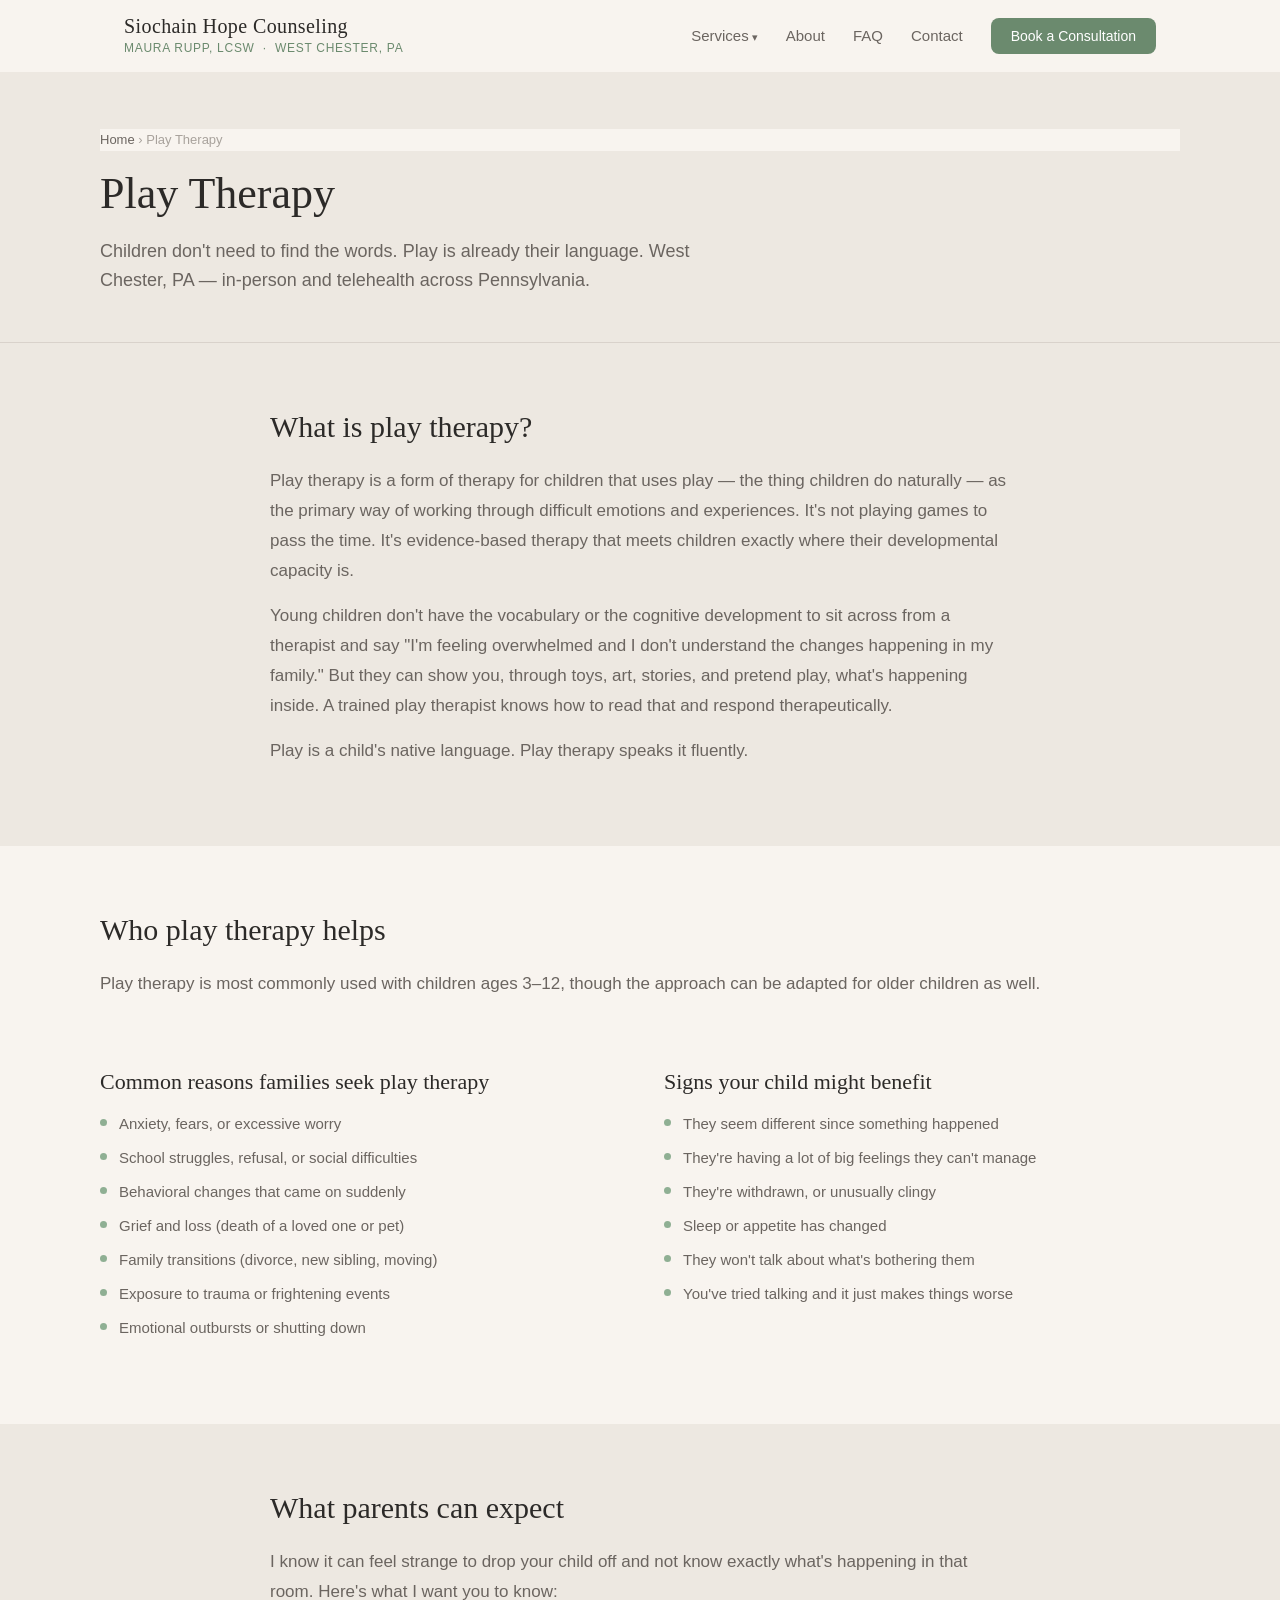
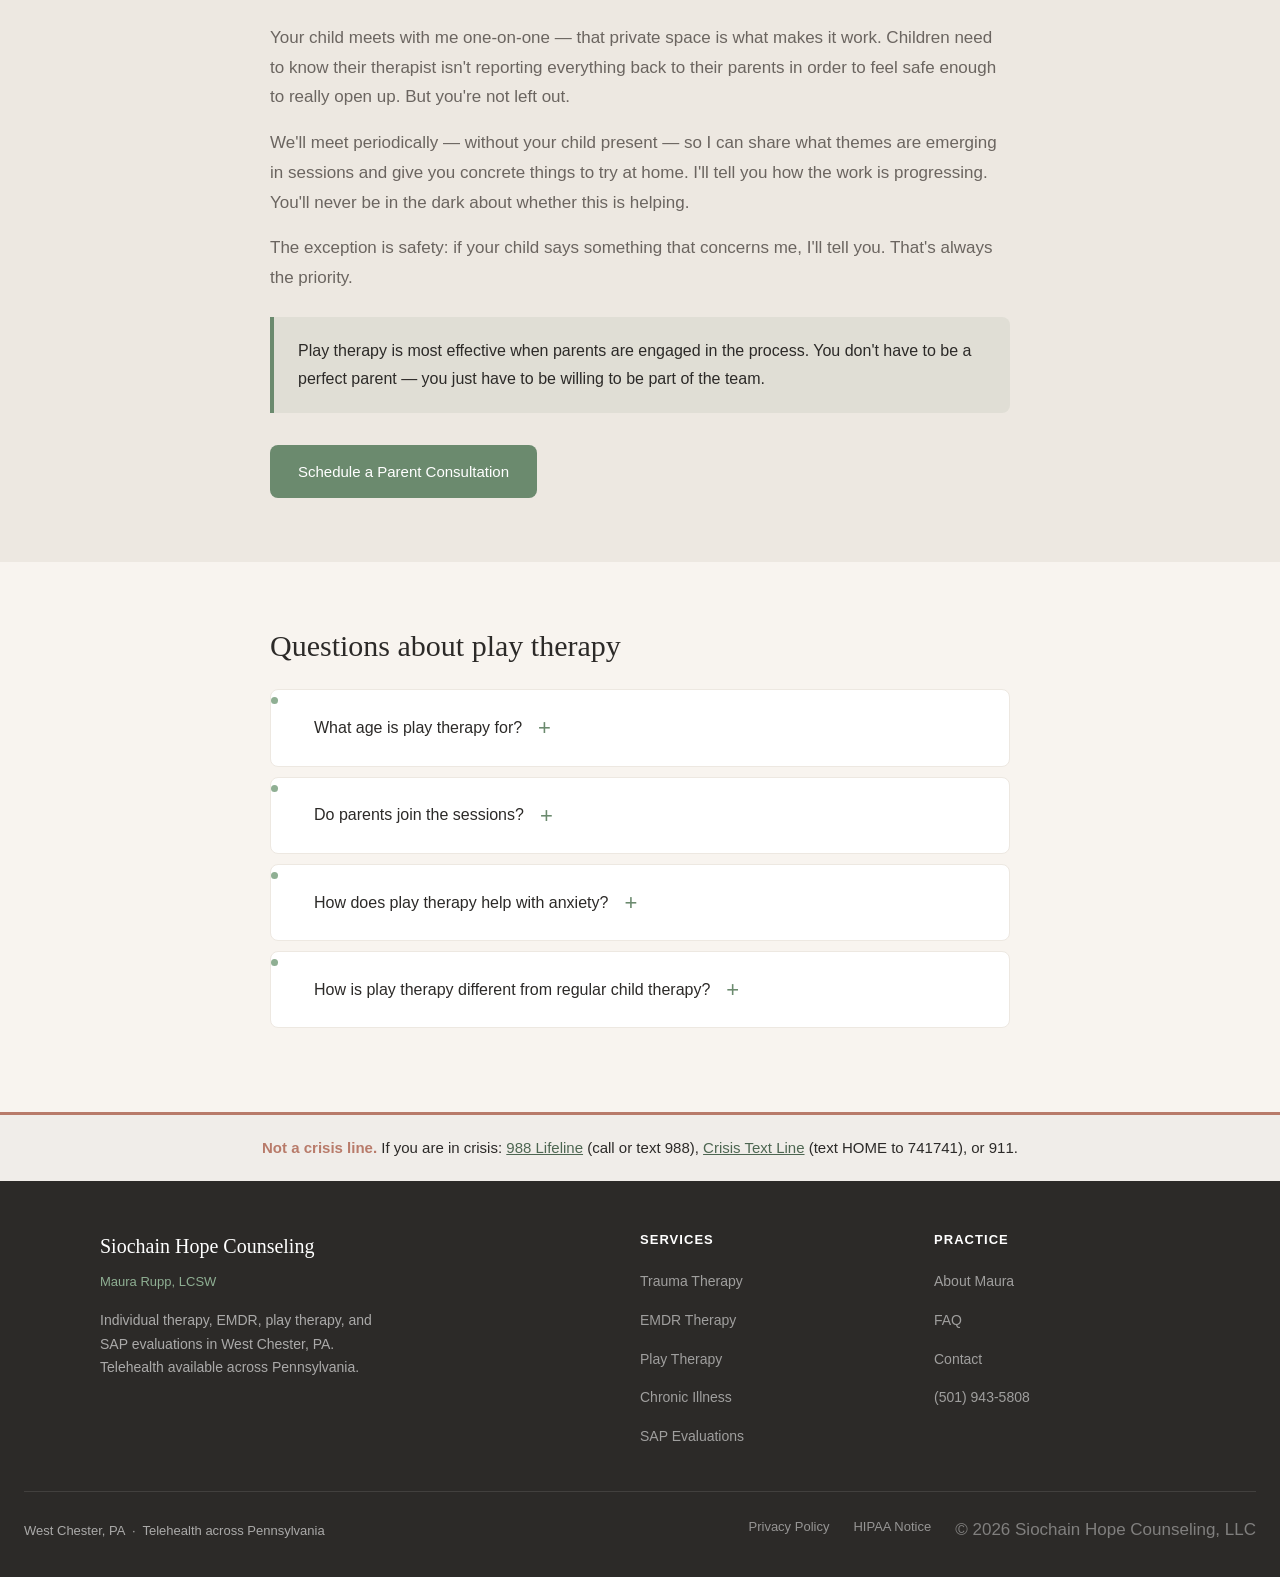
<file: site/play-therapy.html>
<!DOCTYPE html>
<html lang="en-US">
<head>
  <meta charset="UTF-8">
  <meta name="viewport" content="width=device-width, initial-scale=1.0">
  <title>Play Therapy for Children in West Chester, PA | Siochain Hope Counseling</title>
  <meta name="description" content="Play therapy for children in West Chester and Chester County, PA. Helping kids process anxiety, trauma, and big life changes through the natural language of play. Telehealth available.">
  <link rel="canonical" href="https://siochain.com/play-therapy">
  <link rel="stylesheet" href="styles.css">

  <meta property="og:type" content="website">
  <meta property="og:site_name" content="Siochain Hope Counseling">
  <meta property="og:title" content="Play Therapy for Children in West Chester, PA | Siochain Hope Counseling">
  <meta property="og:description" content="Play therapy for children in West Chester and Chester County, PA. Helping kids process anxiety, trauma, and big life changes through the natural language of play.">
  <meta property="og:url" content="https://siochain.com/play-therapy">
  <meta property="og:image" content="https://siochain.com/img/og-default.jpg">
  <meta name="twitter:card" content="summary_large_image">
  <meta name="twitter:title" content="Play Therapy for Children — West Chester, PA | Siochain Hope Counseling">
  <meta name="twitter:description" content="Play therapy for children in West Chester, PA. Helping kids process anxiety, trauma, and big changes through play.">
  <meta name="twitter:image" content="https://siochain.com/img/og-default.jpg">

  <script type="application/ld+json">
  {
    "@context": "https://schema.org",
    "@type": ["LocalBusiness", "MedicalBusiness"],
    "name": "Siochain Hope Counseling",
    "url": "https://siochain.com",
    "telephone": "(501) 943-5808",
    "address": {
      "@type": "PostalAddress",
      "streetAddress": "1442 Pottstown Pike #324",
      "addressLocality": "West Chester",
      "addressRegion": "PA",
      "postalCode": "19380",
      "addressCountry": "US"
    },
    "areaServed": ["West Chester PA", "Chester County PA", "Pennsylvania"],
    "employee": {"@type": "Person", "name": "Maura Rupp", "jobTitle": "Licensed Clinical Social Worker", "hasCredential": "LCSW"}
  }
  </script>

  <script type="application/ld+json">
  {
    "@context": "https://schema.org",
    "@type": "BreadcrumbList",
    "itemListElement": [
      {"@type": "ListItem", "position": 1, "name": "Home", "item": "https://siochain.com"},
      {"@type": "ListItem", "position": 2, "name": "Play Therapy", "item": "https://siochain.com/play-therapy"}
    ]
  }
  </script>

  <script type="application/ld+json">
  {
    "@context": "https://schema.org",
    "@type": "FAQPage",
    "mainEntity": [
      {
        "@type": "Question",
        "name": "What age is play therapy for?",
        "acceptedAnswer": {
          "@type": "Answer",
          "text": "Play therapy is most commonly used with children ages 3 to 12. Younger children (3–6) especially benefit because they don't yet have the vocabulary or cognitive development to talk through their experiences the way adults do. Play is their natural language for processing the world."
        }
      },
      {
        "@type": "Question",
        "name": "Do parents join the sessions?",
        "acceptedAnswer": {
          "@type": "Answer",
          "text": "Usually, the child meets with me individually — that one-on-one space is where the therapeutic work happens. However, parents are an important part of the process. We'll meet separately to discuss how things are going, and I'll share themes from the sessions (without breaking your child's trust) so you know what to expect at home."
        }
      },
      {
        "@type": "Question",
        "name": "How does play therapy help with anxiety?",
        "acceptedAnswer": {
          "@type": "Answer",
          "text": "Children with anxiety often can't explain what they're feeling — it just comes out as behavior. In play therapy, kids are given space to act out scenarios, create stories, and express things symbolically through toys and art. This helps them externalize and process what's happening inside, in a way that feels safe and non-threatening."
        }
      },
      {
        "@type": "Question",
        "name": "How is play therapy different from regular child therapy?",
        "acceptedAnswer": {
          "@type": "Answer",
          "text": "Traditional talk therapy assumes the client can articulate their thoughts and feelings verbally — something most young children can't do developmentally. Play therapy meets children where they are. The therapist is trained to understand the meaning in the play, the themes that emerge, and how to respond therapeutically without turning it into a lecture or a quiz."
        }
      }
    ]
  }
  </script>
</head>
<body>

<a href="#main" class="skip-link">Skip to main content</a>

<nav>
  <div class="nav-inner">
    <a href="index.html" class="nav-brand" aria-label="Siochain Hope Counseling home">
      <span class="nav-brand-name">Siochain Hope Counseling</span>
      <span class="nav-brand-cred">Maura Rupp, LCSW &nbsp;·&nbsp; West Chester, PA</span>
    </a>
    <input type="checkbox" id="nav-toggle" class="nav-toggle" aria-hidden="true">
    <label for="nav-toggle" class="hamburger" aria-label="Toggle navigation">
      <span></span><span></span><span></span>
    </label>
    <ul class="nav-links">
      <li class="nav-dropdown">
        <a href="index.html#services">Services</a>
        <ul class="dropdown-menu">
          <li><a href="trauma-therapy.html">Trauma Therapy</a></li>
          <li><a href="emdr-therapy.html">EMDR Therapy</a></li>
          <li><a href="sap-evaluation.html">SAP Evaluations</a></li>
          <li><a href="play-therapy.html">Play Therapy</a></li>
          <li><a href="chronic-illness-therapy.html">Chronic Illness Therapy</a></li>
        </ul>
      </li>
      <li><a href="about.html">About</a></li>
      <li><a href="faq.html">FAQ</a></li>
      <li><a href="contact.html">Contact</a></li>
      <li><a href="contact.html" class="nav-cta">Book a Consultation</a></li>
    </ul>
    <ul class="mobile-nav">
      <li><a href="trauma-therapy.html">Trauma Therapy</a></li>
      <li><a href="emdr-therapy.html">EMDR Therapy</a></li>
      <li><a href="sap-evaluation.html">SAP Evaluations</a></li>
      <li><a href="play-therapy.html">Play Therapy</a></li>
      <li><a href="chronic-illness-therapy.html">Chronic Illness Therapy</a></li>
      <li><a href="about.html">About</a></li>
      <li><a href="faq.html">FAQ</a></li>
      <li><a href="contact.html">Book a Consultation</a></li>
    </ul>
  </div>
</nav>

<main id="main">

  <div class="page-header">
    <div class="page-header-inner">
      <nav class="breadcrumb" aria-label="Breadcrumb">
        <a href="index.html">Home</a> &rsaquo; Play Therapy
      </nav>
      <h1>Play Therapy</h1>
      <p class="page-header-sub">
        Children don't need to find the words. Play is already their language.
        West Chester, PA — in-person and telehealth across Pennsylvania.
      </p>
    </div>
  </div>

  <!-- WHAT IS PLAY THERAPY -->
  <section class="content-section" aria-labelledby="what-play-heading">
    <div class="content-inner narrow">
      <h2 id="what-play-heading">What is play therapy?</h2>
      <p>
        Play therapy is a form of therapy for children that uses play — the thing children do
        naturally — as the primary way of working through difficult emotions and experiences.
        It's not playing games to pass the time. It's evidence-based therapy that meets
        children exactly where their developmental capacity is.
      </p>
      <p>
        Young children don't have the vocabulary or the cognitive development to sit across
        from a therapist and say "I'm feeling overwhelmed and I don't understand the changes
        happening in my family." But they can show you, through toys, art, stories, and
        pretend play, what's happening inside. A trained play therapist knows how to read
        that and respond therapeutically.
      </p>
      <p>
        Play is a child's native language. Play therapy speaks it fluently.
      </p>
    </div>
  </section>

  <!-- WHO IT HELPS -->
  <section class="content-section" aria-labelledby="who-play-heading">
    <div class="content-inner">
      <h2 id="who-play-heading">Who play therapy helps</h2>
      <p style="color:var(--mid-gray);margin-bottom:32px;">
        Play therapy is most commonly used with children ages 3–12, though the approach can be
        adapted for older children as well.
      </p>
      <div class="two-col">
        <div>
          <h3>Common reasons families seek play therapy</h3>
          <ul>
            <li>Anxiety, fears, or excessive worry</li>
            <li>School struggles, refusal, or social difficulties</li>
            <li>Behavioral changes that came on suddenly</li>
            <li>Grief and loss (death of a loved one or pet)</li>
            <li>Family transitions (divorce, new sibling, moving)</li>
            <li>Exposure to trauma or frightening events</li>
            <li>Emotional outbursts or shutting down</li>
          </ul>
        </div>
        <div>
          <h3>Signs your child might benefit</h3>
          <ul>
            <li>They seem different since something happened</li>
            <li>They're having a lot of big feelings they can't manage</li>
            <li>They're withdrawn, or unusually clingy</li>
            <li>Sleep or appetite has changed</li>
            <li>They won't talk about what's bothering them</li>
            <li>You've tried talking and it just makes things worse</li>
          </ul>
        </div>
      </div>
    </div>
  </section>

  <!-- FOR PARENTS -->
  <section class="content-section" aria-labelledby="parents-heading">
    <div class="content-inner narrow">
      <h2 id="parents-heading">What parents can expect</h2>
      <p>
        I know it can feel strange to drop your child off and not know exactly what's happening
        in that room. Here's what I want you to know:
      </p>
      <p>
        Your child meets with me one-on-one — that private space is what makes it work.
        Children need to know their therapist isn't reporting everything back to their parents
        in order to feel safe enough to really open up. But you're not left out.
      </p>
      <p>
        We'll meet periodically — without your child present — so I can share what themes
        are emerging in sessions and give you concrete things to try at home. I'll tell you
        how the work is progressing. You'll never be in the dark about whether this is helping.
      </p>
      <p>
        The exception is safety: if your child says something that concerns me, I'll tell you.
        That's always the priority.
      </p>

      <div class="callout">
        <p>
          Play therapy is most effective when parents are engaged in the process. You don't have to
          be a perfect parent — you just have to be willing to be part of the team.
        </p>
      </div>

      <div style="margin-top:32px;">
        <a href="contact.html" class="btn-primary">Schedule a Parent Consultation</a>
      </div>
    </div>
  </section>

  <!-- FAQ -->
  <section class="content-section" aria-labelledby="faq-play-heading">
    <div class="content-inner narrow">
      <h2 id="faq-play-heading">Questions about play therapy</h2>
      <ul class="faq-list" style="margin-top:24px;">

        <li class="faq-item">
          <details>
            <summary class="faq-question">What age is play therapy for?</summary>
            <div class="faq-answer">
              <p>Play therapy is most commonly used with children ages 3 to 12. Younger children (3–6)
              especially benefit because they don't yet have the vocabulary or cognitive development to
              talk through their experiences the way adults do. Play is their natural language for
              processing the world.</p>
            </div>
          </details>
        </li>

        <li class="faq-item">
          <details>
            <summary class="faq-question">Do parents join the sessions?</summary>
            <div class="faq-answer">
              <p>Usually, the child meets with me individually — that one-on-one space is where the
              therapeutic work happens. However, parents are an important part of the process. We'll
              meet separately to discuss how things are going, and I'll share themes from the sessions
              (without breaking your child's trust) so you know what to expect at home.</p>
            </div>
          </details>
        </li>

        <li class="faq-item">
          <details>
            <summary class="faq-question">How does play therapy help with anxiety?</summary>
            <div class="faq-answer">
              <p>Children with anxiety often can't explain what they're feeling — it just comes out
              as behavior. In play therapy, kids are given space to act out scenarios, create stories,
              and express things symbolically through toys and art. This helps them externalize and
              process what's happening inside, in a way that feels safe and non-threatening.</p>
            </div>
          </details>
        </li>

        <li class="faq-item">
          <details>
            <summary class="faq-question">How is play therapy different from regular child therapy?</summary>
            <div class="faq-answer">
              <p>Traditional talk therapy assumes the client can articulate their thoughts and feelings
              verbally — something most young children can't do developmentally. Play therapy meets
              children where they are. The therapist is trained to understand the meaning in the play,
              the themes that emerge, and how to respond therapeutically without turning it into a
              lecture or a quiz.</p>
            </div>
          </details>
        </li>

      </ul>
    </div>
  </section>

</main>

<div class="crisis" role="note" aria-label="Crisis resources">
  <p>
    <strong>Not a crisis line.</strong>
    If you are in crisis: <a href="https://988lifeline.org" target="_blank" rel="noopener">988 Lifeline</a> (call or text 988),
    <a href="https://www.crisistextline.org" target="_blank" rel="noopener">Crisis Text Line</a> (text HOME to 741741), or 911.
  </p>
</div>

<footer>
  <div class="footer-inner">
    <div>
      <p class="footer-brand-name">Siochain Hope Counseling</p>
      <p class="footer-brand-cred">Maura Rupp, LCSW</p>
      <p class="footer-desc">Individual therapy, EMDR, play therapy, and SAP evaluations in West Chester, PA. Telehealth available across Pennsylvania.</p>
    </div>
    <div class="footer-col">
      <h4>Services</h4>
      <ul>
        <li><a href="trauma-therapy.html">Trauma Therapy</a></li>
        <li><a href="emdr-therapy.html">EMDR Therapy</a></li>
        <li><a href="play-therapy.html">Play Therapy</a></li>
        <li><a href="chronic-illness-therapy.html">Chronic Illness</a></li>
        <li><a href="sap-evaluation.html">SAP Evaluations</a></li>
      </ul>
    </div>
    <div class="footer-col">
      <h4>Practice</h4>
      <ul>
        <li><a href="about.html">About Maura</a></li>
        <li><a href="faq.html">FAQ</a></li>
        <li><a href="contact.html">Contact</a></li>
        <li><a href="tel:+15019435808">(501) 943-5808</a></li>
      </ul>
    </div>
  </div>
  <div class="footer-bottom">
    <p>West Chester, PA &nbsp;·&nbsp; Telehealth across Pennsylvania</p>
    <div class="footer-legal">
      <a href="/compliance/privacy-policy.html">Privacy Policy</a>
      <a href="/compliance/hipaa-notice.html">HIPAA Notice</a>
      <span style="color:rgba(255,255,255,0.4);">&copy; 2026 Siochain Hope Counseling, LLC</span>
    </div>
  </div>
</footer>

</body>
</html>
</file>
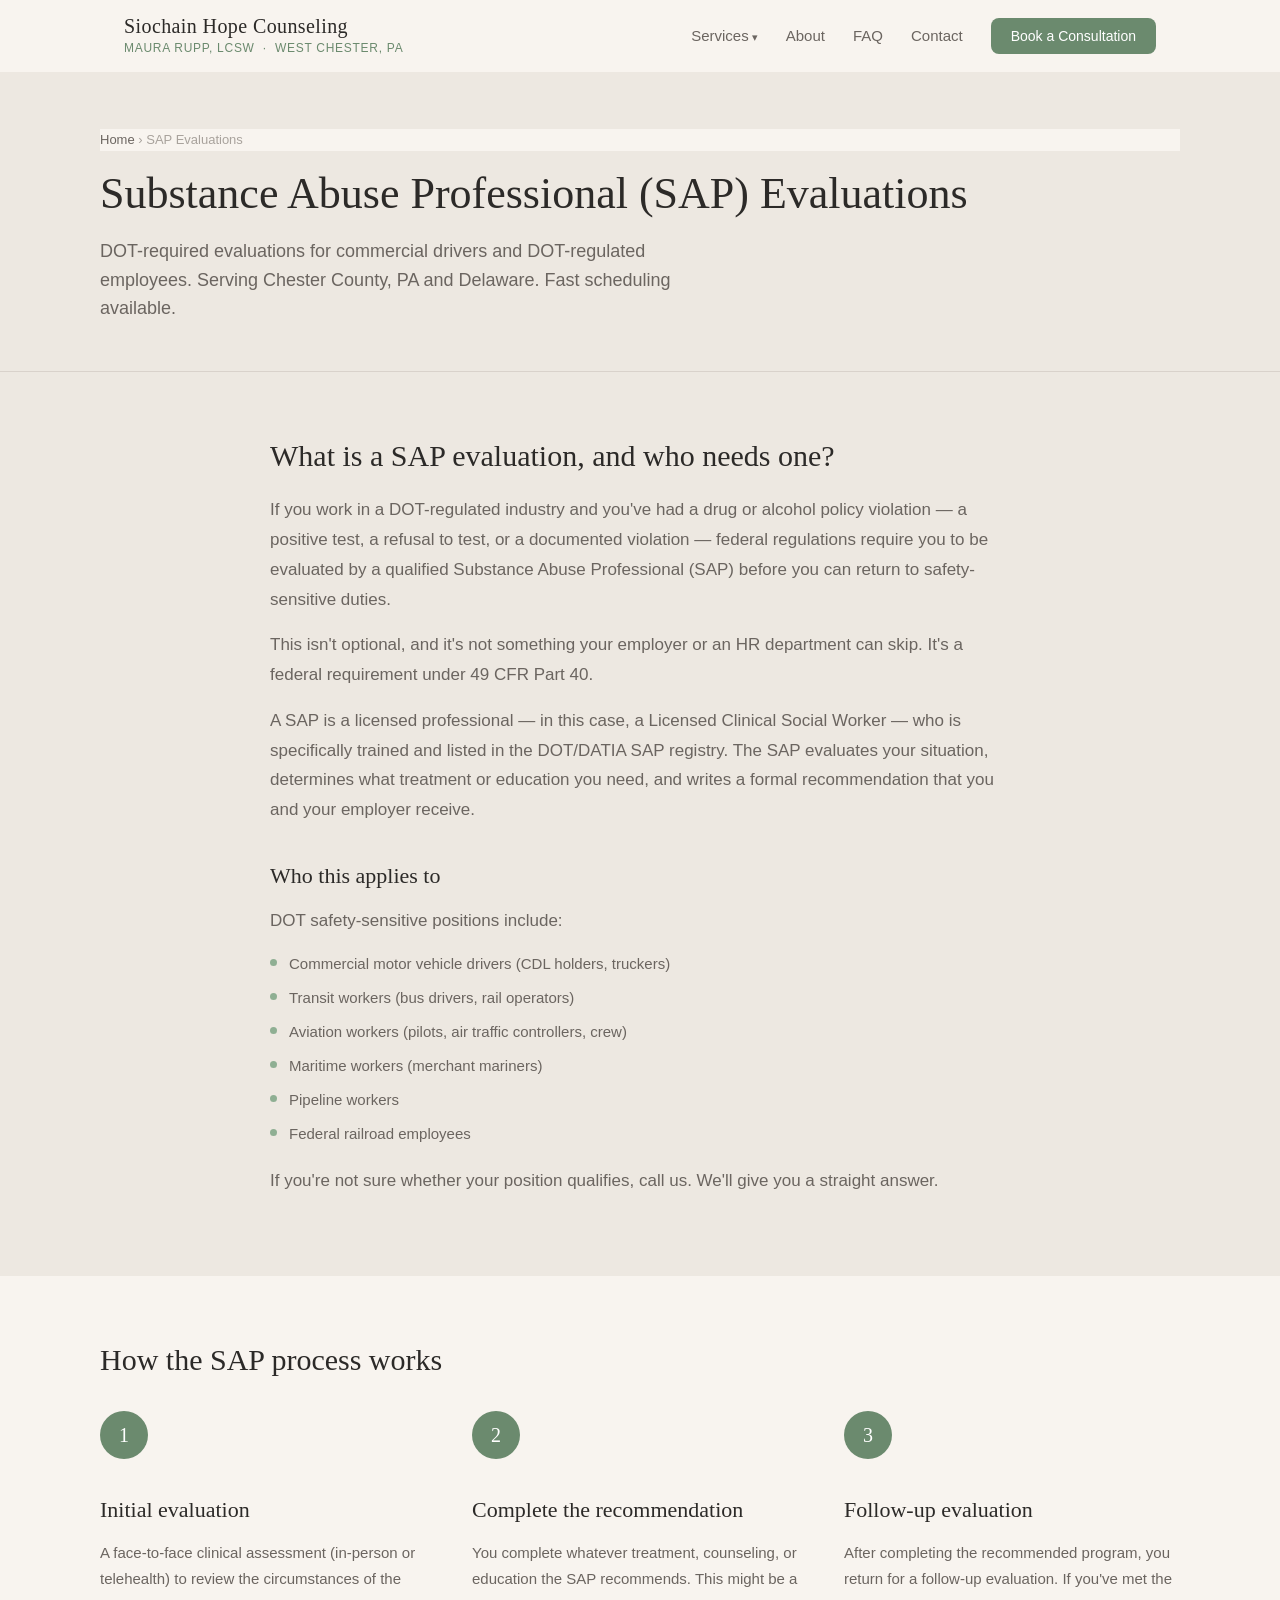
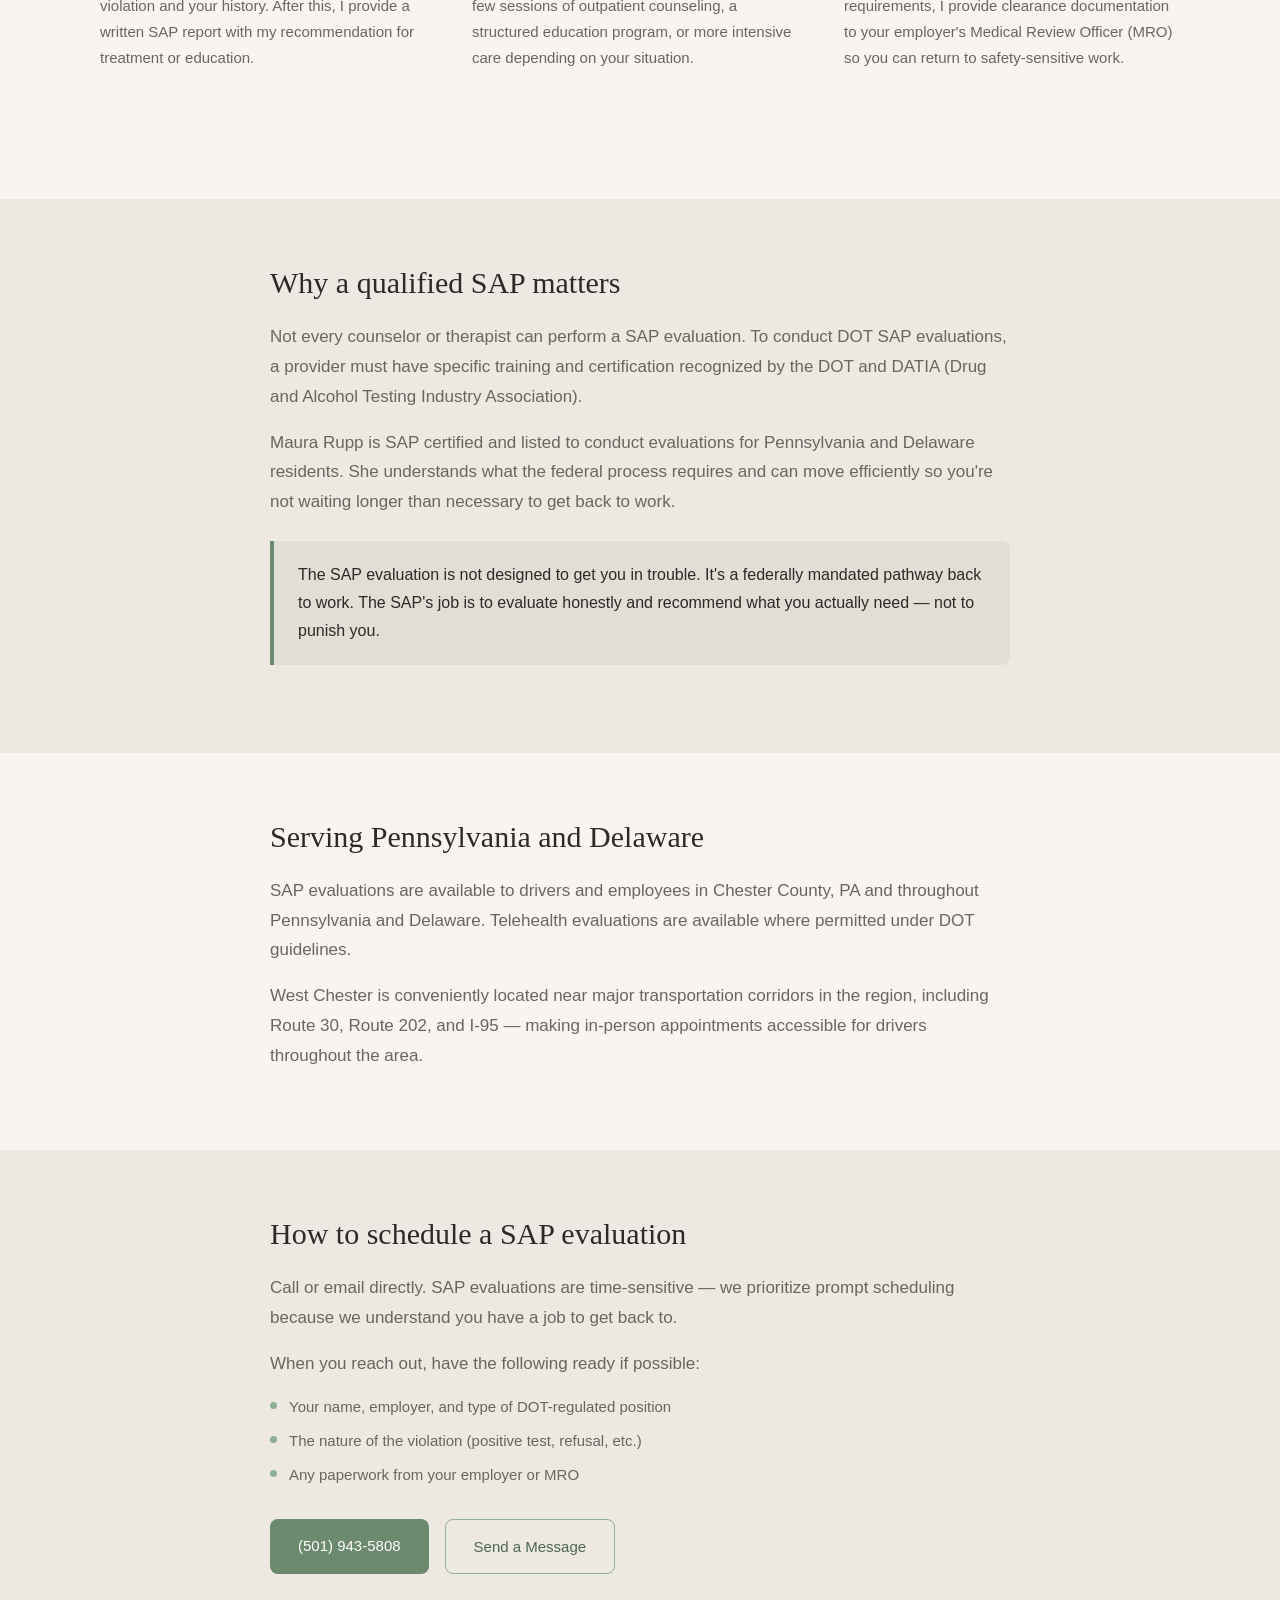
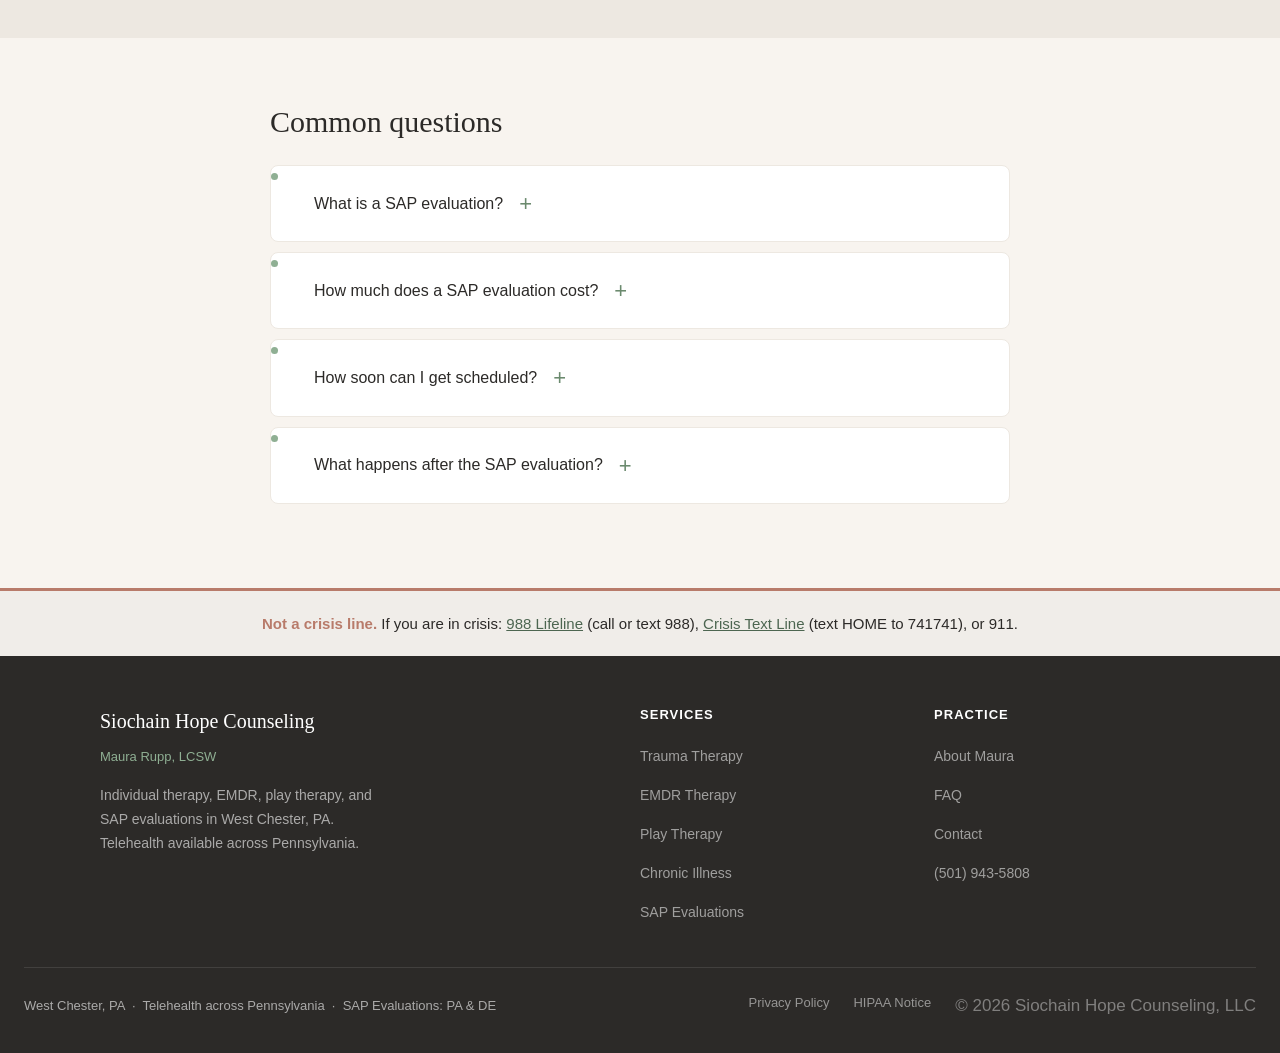
<file: site/sap-evaluation.html>
<!DOCTYPE html>
<html lang="en-US">
<head>
  <meta charset="UTF-8">
  <meta name="viewport" content="width=device-width, initial-scale=1.0">
  <title>DOT SAP Evaluation in Chester County, PA | Siochain Hope Counseling</title>
  <meta name="description" content="DOT-required Substance Abuse Professional (SAP) evaluations in Chester County, PA and Delaware. Fast scheduling for commercial drivers and DOT-regulated employees.">
  <link rel="canonical" href="https://siochain.com/sap-evaluation">
  <link rel="stylesheet" href="styles.css">

  <meta property="og:type" content="website">
  <meta property="og:site_name" content="Siochain Hope Counseling">
  <meta property="og:title" content="DOT SAP Evaluation in Chester County, PA | Siochain Hope Counseling">
  <meta property="og:description" content="DOT-required SAP evaluations in Chester County, PA and Delaware. Fast scheduling for commercial drivers and DOT-regulated employees.">
  <meta property="og:url" content="https://siochain.com/sap-evaluation">
  <meta property="og:image" content="https://siochain.com/img/og-default.jpg">
  <meta name="twitter:card" content="summary_large_image">
  <meta name="twitter:title" content="DOT SAP Evaluation — Chester County, PA | Siochain Hope Counseling">
  <meta name="twitter:description" content="DOT-required SAP evaluations in Chester County, PA and Delaware. Fast scheduling available.">
  <meta name="twitter:image" content="https://siochain.com/img/og-default.jpg">

  <script type="application/ld+json">
  {
    "@context": "https://schema.org",
    "@type": ["LocalBusiness", "MedicalBusiness"],
    "name": "Siochain Hope Counseling",
    "url": "https://siochain.com",
    "telephone": "(501) 943-5808",
    "email": "mrupp@siochainhopecounseling.com",
    "address": {
      "@type": "PostalAddress",
      "streetAddress": "1442 Pottstown Pike #324",
      "addressLocality": "West Chester",
      "addressRegion": "PA",
      "postalCode": "19380",
      "addressCountry": "US"
    },
    "areaServed": ["West Chester PA", "Chester County PA", "Pennsylvania", "Delaware"],
    "employee": {"@type": "Person", "name": "Maura Rupp", "jobTitle": "Licensed Clinical Social Worker", "hasCredential": "LCSW"}
  }
  </script>

  <script type="application/ld+json">
  {
    "@context": "https://schema.org",
    "@type": "BreadcrumbList",
    "itemListElement": [
      {"@type": "ListItem", "position": 1, "name": "Home", "item": "https://siochain.com"},
      {"@type": "ListItem", "position": 2, "name": "SAP Evaluations", "item": "https://siochain.com/sap-evaluation"}
    ]
  }
  </script>

  <script type="application/ld+json">
  {
    "@context": "https://schema.org",
    "@type": "FAQPage",
    "mainEntity": [
      {
        "@type": "Question",
        "name": "What is a SAP evaluation?",
        "acceptedAnswer": {
          "@type": "Answer",
          "text": "A Substance Abuse Professional (SAP) evaluation is a federally required assessment for DOT-regulated employees who have violated a drug or alcohol policy. A qualified SAP evaluates the employee, determines what treatment or education is needed, and provides a formal recommendation. The employee must complete these requirements before returning to safety-sensitive duties."
        }
      },
      {
        "@type": "Question",
        "name": "How much does a SAP evaluation cost?",
        "acceptedAnswer": {
          "@type": "Answer",
          "text": "SAP evaluation fees vary. Contact us directly for current pricing. The evaluation, follow-up assessment, and any required treatment are typically the employee's responsibility, though some employers cover the cost."
        }
      },
      {
        "@type": "Question",
        "name": "How soon can I get scheduled?",
        "acceptedAnswer": {
          "@type": "Answer",
          "text": "We make every effort to schedule SAP evaluations quickly, as we understand drivers and employees are often waiting to return to work. Call or email directly for availability — we prioritize prompt scheduling for SAP cases."
        }
      },
      {
        "@type": "Question",
        "name": "What happens after the SAP evaluation?",
        "acceptedAnswer": {
          "@type": "Answer",
          "text": "After the initial evaluation, the SAP provides a written recommendation for treatment or education. Once you complete those requirements, you return to the SAP for a follow-up evaluation. The SAP then determines whether you are ready to return to safety-sensitive duties and communicates this to your employer's Medical Review Officer (MRO)."
        }
      }
    ]
  }
  </script>
</head>
<body>

<a href="#main" class="skip-link">Skip to main content</a>

<nav>
  <div class="nav-inner">
    <a href="index.html" class="nav-brand" aria-label="Siochain Hope Counseling home">
      <span class="nav-brand-name">Siochain Hope Counseling</span>
      <span class="nav-brand-cred">Maura Rupp, LCSW &nbsp;·&nbsp; West Chester, PA</span>
    </a>
    <input type="checkbox" id="nav-toggle" class="nav-toggle" aria-hidden="true">
    <label for="nav-toggle" class="hamburger" aria-label="Toggle navigation">
      <span></span><span></span><span></span>
    </label>
    <ul class="nav-links">
      <li class="nav-dropdown">
        <a href="index.html#services">Services</a>
        <ul class="dropdown-menu">
          <li><a href="trauma-therapy.html">Trauma Therapy</a></li>
          <li><a href="emdr-therapy.html">EMDR Therapy</a></li>
          <li><a href="sap-evaluation.html">SAP Evaluations</a></li>
          <li><a href="play-therapy.html">Play Therapy</a></li>
          <li><a href="chronic-illness-therapy.html">Chronic Illness Therapy</a></li>
        </ul>
      </li>
      <li><a href="about.html">About</a></li>
      <li><a href="faq.html">FAQ</a></li>
      <li><a href="contact.html">Contact</a></li>
      <li><a href="contact.html" class="nav-cta">Book a Consultation</a></li>
    </ul>
    <ul class="mobile-nav">
      <li><a href="trauma-therapy.html">Trauma Therapy</a></li>
      <li><a href="emdr-therapy.html">EMDR Therapy</a></li>
      <li><a href="sap-evaluation.html">SAP Evaluations</a></li>
      <li><a href="play-therapy.html">Play Therapy</a></li>
      <li><a href="chronic-illness-therapy.html">Chronic Illness Therapy</a></li>
      <li><a href="about.html">About</a></li>
      <li><a href="faq.html">FAQ</a></li>
      <li><a href="contact.html">Book a Consultation</a></li>
    </ul>
  </div>
</nav>

<main id="main">

  <div class="page-header">
    <div class="page-header-inner">
      <nav class="breadcrumb" aria-label="Breadcrumb">
        <a href="index.html">Home</a> &rsaquo; SAP Evaluations
      </nav>
      <h1>Substance Abuse Professional (SAP) Evaluations</h1>
      <p class="page-header-sub">
        DOT-required evaluations for commercial drivers and DOT-regulated employees.
        Serving Chester County, PA and Delaware. Fast scheduling available.
      </p>
    </div>
  </div>

  <!-- WHAT IS A SAP EVALUATION -->
  <section class="content-section" aria-labelledby="what-sap-heading">
    <div class="content-inner narrow">
      <h2 id="what-sap-heading">What is a SAP evaluation, and who needs one?</h2>
      <p>
        If you work in a DOT-regulated industry and you've had a drug or alcohol policy violation —
        a positive test, a refusal to test, or a documented violation — federal regulations require
        you to be evaluated by a qualified Substance Abuse Professional (SAP) before you can return
        to safety-sensitive duties.
      </p>
      <p>
        This isn't optional, and it's not something your employer or an HR department can skip.
        It's a federal requirement under 49 CFR Part 40.
      </p>
      <p>
        A SAP is a licensed professional — in this case, a Licensed Clinical Social Worker —
        who is specifically trained and listed in the DOT/DATIA SAP registry. The SAP evaluates
        your situation, determines what treatment or education you need, and writes a formal
        recommendation that you and your employer receive.
      </p>

      <h3>Who this applies to</h3>
      <p>DOT safety-sensitive positions include:</p>
      <ul>
        <li>Commercial motor vehicle drivers (CDL holders, truckers)</li>
        <li>Transit workers (bus drivers, rail operators)</li>
        <li>Aviation workers (pilots, air traffic controllers, crew)</li>
        <li>Maritime workers (merchant mariners)</li>
        <li>Pipeline workers</li>
        <li>Federal railroad employees</li>
      </ul>
      <p>
        If you're not sure whether your position qualifies, call us. We'll give you a straight answer.
      </p>
    </div>
  </section>

  <!-- THE PROCESS -->
  <section class="content-section" aria-labelledby="process-heading">
    <div class="content-inner">
      <h2 id="process-heading">How the SAP process works</h2>
      <div class="booking-steps" style="margin-top:32px;text-align:left;">
        <div class="step" style="padding:0;">
          <div class="step-number" aria-hidden="true" style="margin-left:0;">1</div>
          <h3>Initial evaluation</h3>
          <p>A face-to-face clinical assessment (in-person or telehealth) to review the circumstances of the violation and your history. After this, I provide a written SAP report with my recommendation for treatment or education.</p>
        </div>
        <div class="step" style="padding:0;">
          <div class="step-number" aria-hidden="true" style="margin-left:0;">2</div>
          <h3>Complete the recommendation</h3>
          <p>You complete whatever treatment, counseling, or education the SAP recommends. This might be a few sessions of outpatient counseling, a structured education program, or more intensive care depending on your situation.</p>
        </div>
        <div class="step" style="padding:0;">
          <div class="step-number" aria-hidden="true" style="margin-left:0;">3</div>
          <h3>Follow-up evaluation</h3>
          <p>After completing the recommended program, you return for a follow-up evaluation. If you've met the requirements, I provide clearance documentation to your employer's Medical Review Officer (MRO) so you can return to safety-sensitive work.</p>
        </div>
      </div>
    </div>
  </section>

  <!-- WHY CHOOSE A QUALIFIED SAP -->
  <section class="content-section" aria-labelledby="qualified-heading">
    <div class="content-inner narrow">
      <h2 id="qualified-heading">Why a qualified SAP matters</h2>
      <p>
        Not every counselor or therapist can perform a SAP evaluation. To conduct DOT SAP evaluations,
        a provider must have specific training and certification recognized by the DOT and DATIA
        (Drug and Alcohol Testing Industry Association).
      </p>
      <p>
        Maura Rupp is SAP certified and listed to conduct evaluations for Pennsylvania and Delaware
        residents. She understands what the federal process requires and can move efficiently so
        you're not waiting longer than necessary to get back to work.
      </p>
      <div class="callout">
        <p>
          The SAP evaluation is not designed to get you in trouble. It's a federally mandated
          pathway back to work. The SAP's job is to evaluate honestly and recommend what you
          actually need — not to punish you.
        </p>
      </div>
    </div>
  </section>

  <!-- SERVICE AREA -->
  <section class="content-section" aria-labelledby="area-heading">
    <div class="content-inner narrow">
      <h2 id="area-heading">Serving Pennsylvania and Delaware</h2>
      <p>
        SAP evaluations are available to drivers and employees in Chester County, PA and
        throughout Pennsylvania and Delaware. Telehealth evaluations are available where
        permitted under DOT guidelines.
      </p>
      <p>
        West Chester is conveniently located near major transportation corridors in the region,
        including Route 30, Route 202, and I-95 — making in-person appointments accessible
        for drivers throughout the area.
      </p>
    </div>
  </section>

  <!-- HOW TO SCHEDULE -->
  <section class="content-section" aria-labelledby="schedule-heading">
    <div class="content-inner narrow">
      <h2 id="schedule-heading">How to schedule a SAP evaluation</h2>
      <p>
        Call or email directly. SAP evaluations are time-sensitive — we prioritize
        prompt scheduling because we understand you have a job to get back to.
      </p>
      <p>
        When you reach out, have the following ready if possible:
      </p>
      <ul>
        <li>Your name, employer, and type of DOT-regulated position</li>
        <li>The nature of the violation (positive test, refusal, etc.)</li>
        <li>Any paperwork from your employer or MRO</li>
      </ul>
      <div style="margin-top:32px;display:flex;gap:16px;flex-wrap:wrap;">
        <a href="tel:+15019435808" class="btn-primary">(501) 943-5808</a>
        <a href="contact.html" class="btn-secondary">Send a Message</a>
      </div>
    </div>
  </section>

  <!-- FAQ -->
  <section class="content-section" aria-labelledby="faq-heading">
    <div class="content-inner narrow">
      <h2 id="faq-heading">Common questions</h2>
      <ul class="faq-list" style="margin-top:24px;">

        <li class="faq-item">
          <details>
            <summary class="faq-question">What is a SAP evaluation?</summary>
            <div class="faq-answer">
              <p>A Substance Abuse Professional (SAP) evaluation is a federally required assessment
              for DOT-regulated employees who have violated a drug or alcohol policy. A qualified SAP
              evaluates the employee, determines what treatment or education is needed, and provides
              a formal recommendation. The employee must complete these requirements before returning
              to safety-sensitive duties.</p>
            </div>
          </details>
        </li>

        <li class="faq-item">
          <details>
            <summary class="faq-question">How much does a SAP evaluation cost?</summary>
            <div class="faq-answer">
              <p>SAP evaluation fees vary. Contact us directly for current pricing. The evaluation,
              follow-up assessment, and any required treatment are typically the employee's
              responsibility, though some employers cover the cost. <a href="contact.html">Contact us</a>
              for current rates.</p>
            </div>
          </details>
        </li>

        <li class="faq-item">
          <details>
            <summary class="faq-question">How soon can I get scheduled?</summary>
            <div class="faq-answer">
              <p>We make every effort to schedule SAP evaluations quickly, as we understand drivers
              and employees are often waiting to return to work. Call or email directly for availability —
              we prioritize prompt scheduling for SAP cases.</p>
            </div>
          </details>
        </li>

        <li class="faq-item">
          <details>
            <summary class="faq-question">What happens after the SAP evaluation?</summary>
            <div class="faq-answer">
              <p>After the initial evaluation, the SAP provides a written recommendation for treatment
              or education. Once you complete those requirements, you return to the SAP for a follow-up
              evaluation. The SAP then determines whether you are ready to return to safety-sensitive
              duties and communicates this to your employer's Medical Review Officer (MRO).</p>
            </div>
          </details>
        </li>

      </ul>
    </div>
  </section>

</main>

<div class="crisis" role="note" aria-label="Crisis resources">
  <p>
    <strong>Not a crisis line.</strong>
    If you are in crisis: <a href="https://988lifeline.org" target="_blank" rel="noopener">988 Lifeline</a> (call or text 988),
    <a href="https://www.crisistextline.org" target="_blank" rel="noopener">Crisis Text Line</a> (text HOME to 741741), or 911.
  </p>
</div>

<footer>
  <div class="footer-inner">
    <div>
      <p class="footer-brand-name">Siochain Hope Counseling</p>
      <p class="footer-brand-cred">Maura Rupp, LCSW</p>
      <p class="footer-desc">Individual therapy, EMDR, play therapy, and SAP evaluations in West Chester, PA. Telehealth available across Pennsylvania.</p>
    </div>
    <div class="footer-col">
      <h4>Services</h4>
      <ul>
        <li><a href="trauma-therapy.html">Trauma Therapy</a></li>
        <li><a href="emdr-therapy.html">EMDR Therapy</a></li>
        <li><a href="play-therapy.html">Play Therapy</a></li>
        <li><a href="chronic-illness-therapy.html">Chronic Illness</a></li>
        <li><a href="sap-evaluation.html">SAP Evaluations</a></li>
      </ul>
    </div>
    <div class="footer-col">
      <h4>Practice</h4>
      <ul>
        <li><a href="about.html">About Maura</a></li>
        <li><a href="faq.html">FAQ</a></li>
        <li><a href="contact.html">Contact</a></li>
        <li><a href="tel:+15019435808">(501) 943-5808</a></li>
      </ul>
    </div>
  </div>
  <div class="footer-bottom">
    <p>West Chester, PA &nbsp;·&nbsp; Telehealth across Pennsylvania &nbsp;·&nbsp; SAP Evaluations: PA &amp; DE</p>
    <div class="footer-legal">
      <a href="/compliance/privacy-policy.html">Privacy Policy</a>
      <a href="/compliance/hipaa-notice.html">HIPAA Notice</a>
      <span style="color:rgba(255,255,255,0.4);">&copy; 2026 Siochain Hope Counseling, LLC</span>
    </div>
  </div>
</footer>

</body>
</html>
</file>
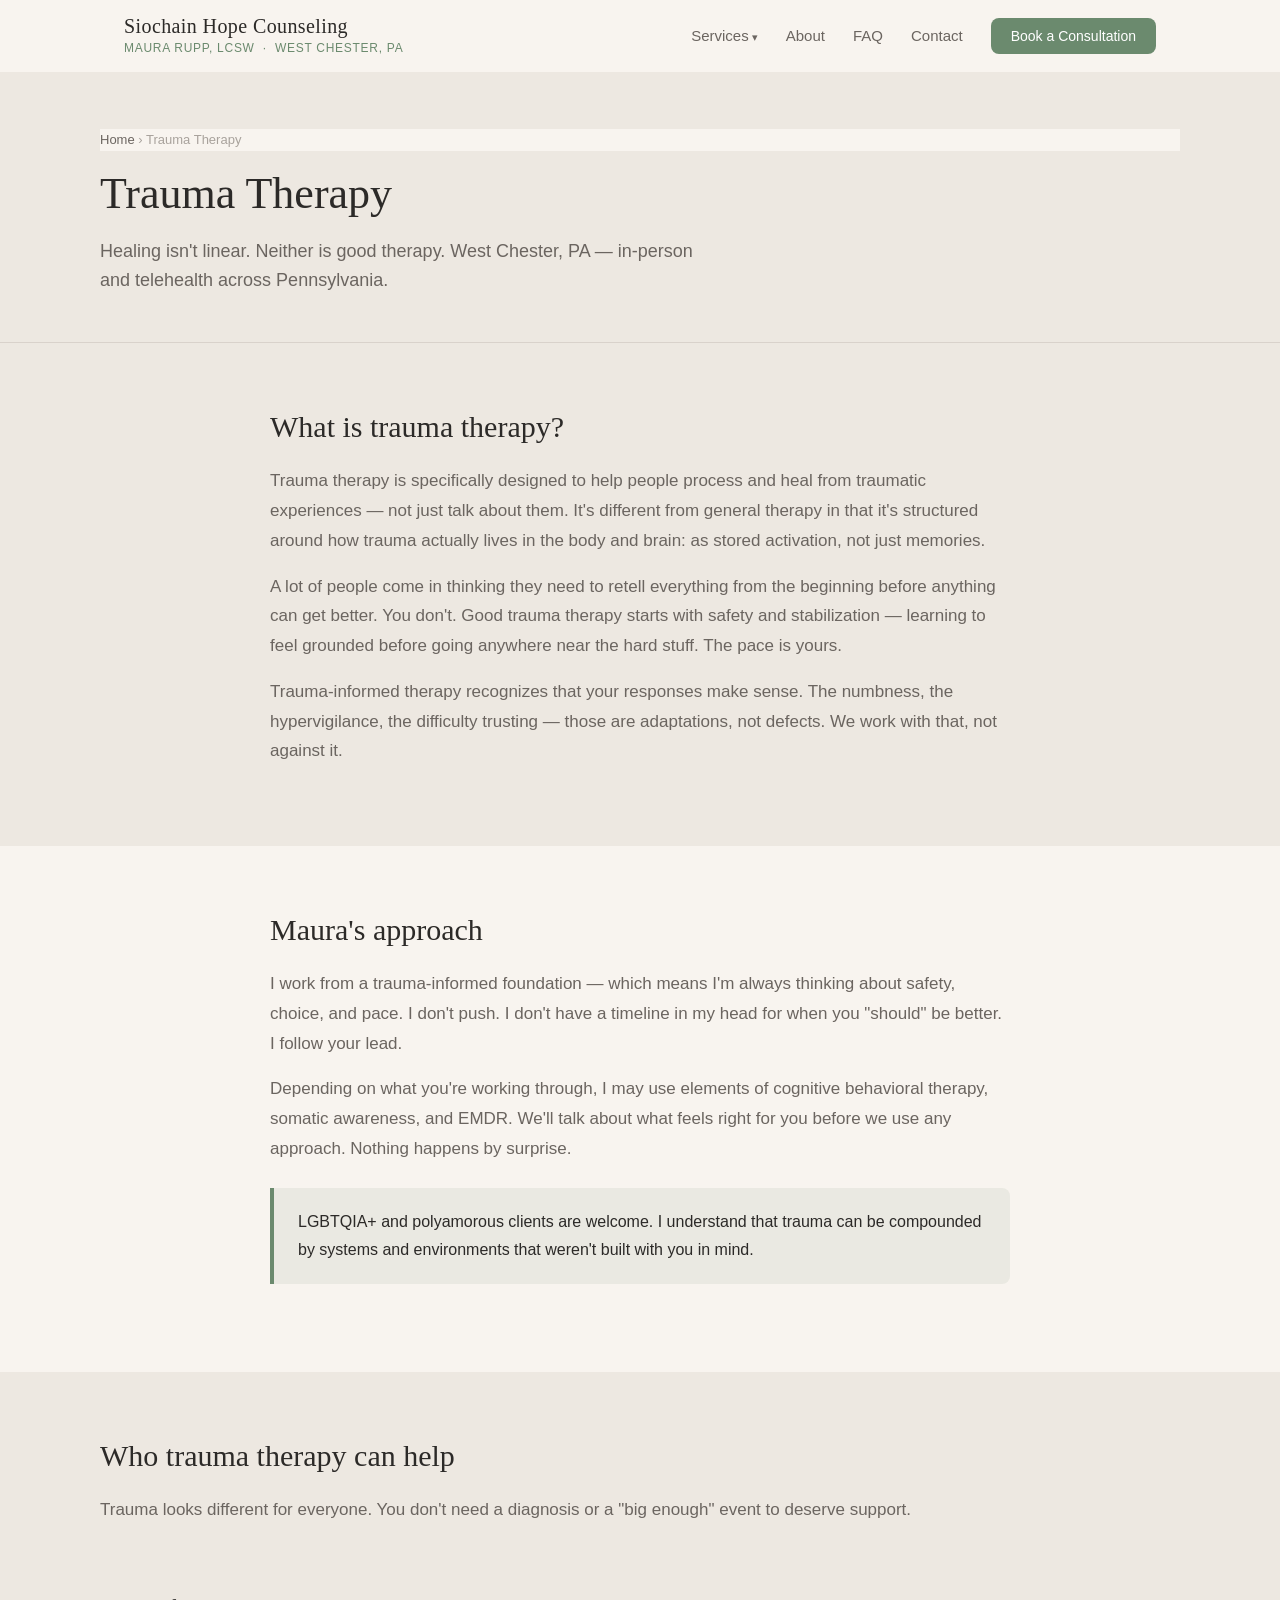
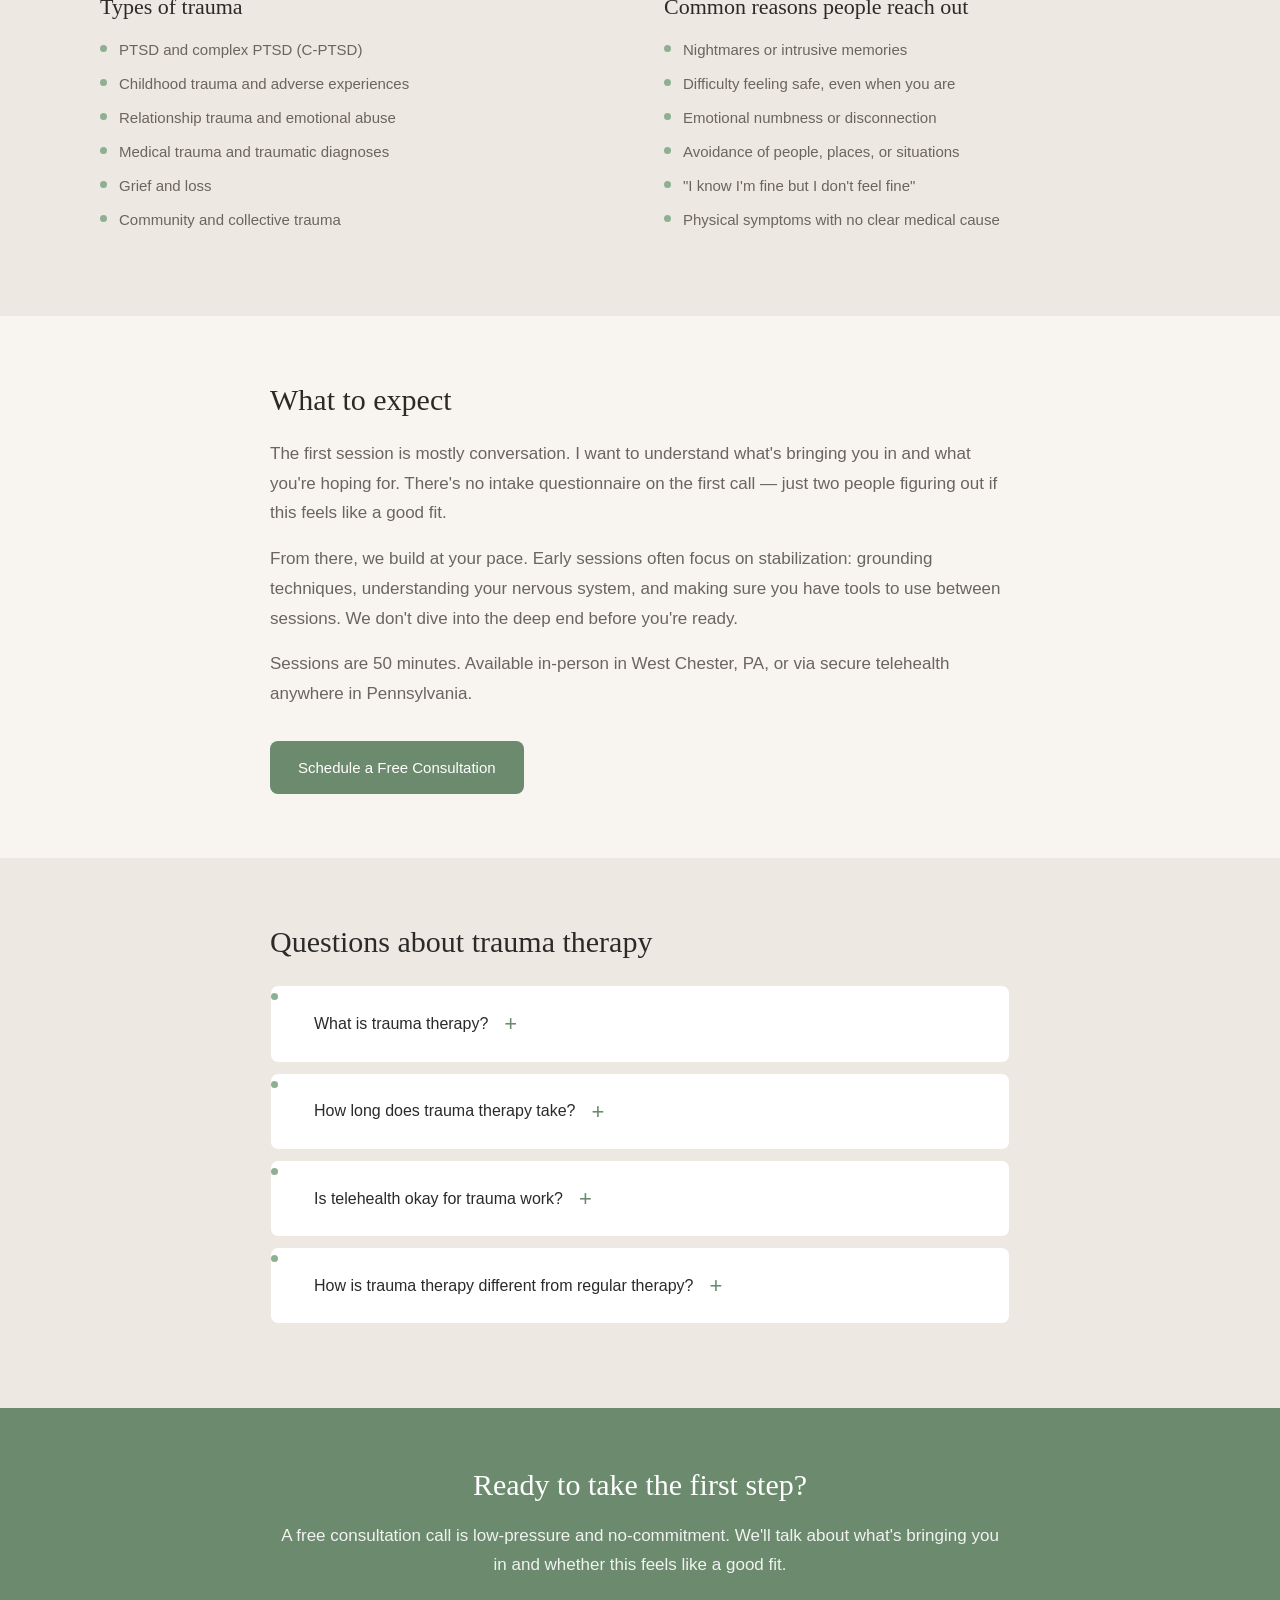
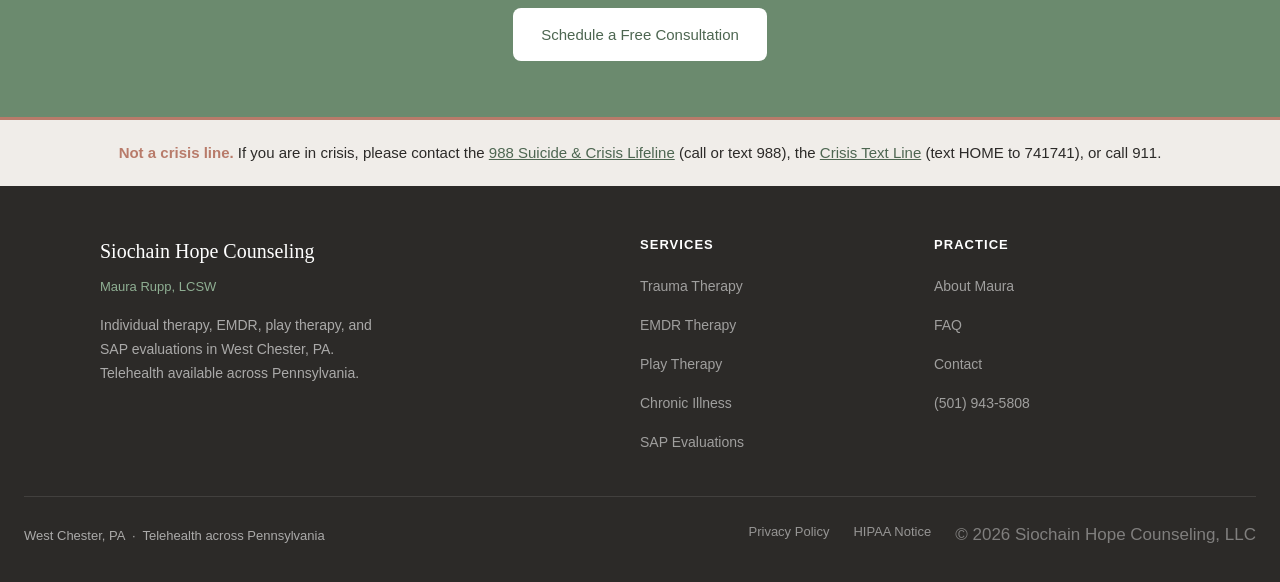
<file: site/trauma-therapy.html>
<!DOCTYPE html>
<html lang="en-US">
<head>
  <meta charset="UTF-8">
  <meta name="viewport" content="width=device-width, initial-scale=1.0">
  <title>Trauma Therapy in West Chester, PA | Siochain Hope Counseling</title>
  <meta name="description" content="Trauma-informed individual therapy in Chester County, PA. Helping adults process and heal from trauma, PTSD, and adverse experiences. Telehealth available across PA.">
  <link rel="canonical" href="https://siochain.com/trauma-therapy">
  <link rel="stylesheet" href="styles.css">

  <!-- Open Graph -->
  <meta property="og:type" content="website">
  <meta property="og:site_name" content="Siochain Hope Counseling">
  <meta property="og:title" content="Trauma Therapy in West Chester, PA | Siochain Hope Counseling">
  <meta property="og:description" content="Trauma-informed individual therapy in Chester County, PA. Helping adults process and heal from trauma, PTSD, and adverse experiences. Telehealth available across PA.">
  <meta property="og:url" content="https://siochain.com/trauma-therapy">
  <meta property="og:image" content="https://siochain.com/img/og-default.jpg">
  <meta name="twitter:card" content="summary_large_image">
  <meta name="twitter:title" content="Trauma Therapy in West Chester, PA | Siochain Hope Counseling">
  <meta name="twitter:description" content="Trauma-informed individual therapy in Chester County, PA. Telehealth available across PA.">
  <meta name="twitter:image" content="https://siochain.com/img/og-default.jpg">

  <!-- Schema: LocalBusiness -->
  <script type="application/ld+json">
  {
    "@context": "https://schema.org",
    "@type": ["LocalBusiness", "MedicalBusiness"],
    "name": "Siochain Hope Counseling",
    "url": "https://siochain.com",
    "telephone": "(501) 943-5808",
    "email": "mrupp@siochainhopecounseling.com",
    "address": {
      "@type": "PostalAddress",
      "streetAddress": "1442 Pottstown Pike #324",
      "addressLocality": "West Chester",
      "addressRegion": "PA",
      "postalCode": "19380",
      "addressCountry": "US"
    },
    "areaServed": ["West Chester PA", "Chester County PA", "Pennsylvania"],
    "employee": {
      "@type": "Person",
      "name": "Maura Rupp",
      "jobTitle": "Licensed Clinical Social Worker",
      "hasCredential": "LCSW"
    }
  }
  </script>

  <!-- Schema: BreadcrumbList -->
  <script type="application/ld+json">
  {
    "@context": "https://schema.org",
    "@type": "BreadcrumbList",
    "itemListElement": [
      {"@type": "ListItem", "position": 1, "name": "Home", "item": "https://siochain.com"},
      {"@type": "ListItem", "position": 2, "name": "Trauma Therapy", "item": "https://siochain.com/trauma-therapy"}
    ]
  }
  </script>

  <!-- Schema: FAQPage -->
  <script type="application/ld+json">
  {
    "@context": "https://schema.org",
    "@type": "FAQPage",
    "mainEntity": [
      {
        "@type": "Question",
        "name": "What is trauma therapy?",
        "acceptedAnswer": {
          "@type": "Answer",
          "text": "Trauma therapy is a type of therapy that focuses specifically on helping people process and heal from traumatic experiences. It uses evidence-based approaches — like trauma-informed cognitive behavioral therapy and EMDR — to help your nervous system process what happened, rather than just talking about it abstractly."
        }
      },
      {
        "@type": "Question",
        "name": "How long does trauma therapy take?",
        "acceptedAnswer": {
          "@type": "Answer",
          "text": "There's no universal answer, because trauma isn't universal. Some people work through a specific event in a few months. Others are processing complex, layered experiences that take longer. We'll check in regularly about where you are and what's working. You're not locked into anything."
        }
      },
      {
        "@type": "Question",
        "name": "Is telehealth okay for trauma work?",
        "acceptedAnswer": {
          "@type": "Answer",
          "text": "Yes — telehealth trauma therapy is effective and, for many people, actually preferable. Being in your own space can feel safer. We use a secure HIPAA-compliant platform, and we'll make sure you're in a private, comfortable environment before each session."
        }
      },
      {
        "@type": "Question",
        "name": "How is trauma therapy different from regular therapy?",
        "acceptedAnswer": {
          "@type": "Answer",
          "text": "Trauma therapy is specifically structured around what happens in your nervous system when you've experienced trauma — not just how you think about it. It's slower and more intentional about pacing. We build safety and stabilization first, before any deeper processing work begins."
        }
      }
    ]
  }
  </script>
</head>
<body>

<a href="#main" class="skip-link">Skip to main content</a>

<!-- NAVIGATION -->
<nav>
  <div class="nav-inner">
    <a href="index.html" class="nav-brand" aria-label="Siochain Hope Counseling home">
      <span class="nav-brand-name">Siochain Hope Counseling</span>
      <span class="nav-brand-cred">Maura Rupp, LCSW &nbsp;·&nbsp; West Chester, PA</span>
    </a>
    <input type="checkbox" id="nav-toggle" class="nav-toggle" aria-hidden="true">
    <label for="nav-toggle" class="hamburger" aria-label="Toggle navigation">
      <span></span><span></span><span></span>
    </label>
    <ul class="nav-links">
      <li class="nav-dropdown">
        <a href="index.html#services">Services</a>
        <ul class="dropdown-menu">
          <li><a href="trauma-therapy.html">Trauma Therapy</a></li>
          <li><a href="emdr-therapy.html">EMDR Therapy</a></li>
          <li><a href="sap-evaluation.html">SAP Evaluations</a></li>
          <li><a href="play-therapy.html">Play Therapy</a></li>
          <li><a href="chronic-illness-therapy.html">Chronic Illness Therapy</a></li>
        </ul>
      </li>
      <li><a href="about.html">About</a></li>
      <li><a href="faq.html">FAQ</a></li>
      <li><a href="contact.html">Contact</a></li>
      <li><a href="contact.html" class="nav-cta">Book a Consultation</a></li>
    </ul>
    <ul class="mobile-nav">
      <li><a href="trauma-therapy.html">Trauma Therapy</a></li>
      <li><a href="emdr-therapy.html">EMDR Therapy</a></li>
      <li><a href="sap-evaluation.html">SAP Evaluations</a></li>
      <li><a href="play-therapy.html">Play Therapy</a></li>
      <li><a href="chronic-illness-therapy.html">Chronic Illness Therapy</a></li>
      <li><a href="about.html">About</a></li>
      <li><a href="faq.html">FAQ</a></li>
      <li><a href="contact.html">Book a Consultation</a></li>
    </ul>
  </div>
</nav>

<main id="main">

  <!-- PAGE HEADER -->
  <div class="page-header">
    <div class="page-header-inner">
      <nav class="breadcrumb" aria-label="Breadcrumb">
        <a href="index.html">Home</a> &rsaquo; Trauma Therapy
      </nav>
      <h1>Trauma Therapy</h1>
      <p class="page-header-sub">
        Healing isn't linear. Neither is good therapy. West Chester, PA — in-person and telehealth across Pennsylvania.
      </p>
    </div>
  </div>

  <!-- WHAT IS TRAUMA THERAPY -->
  <section class="content-section" aria-labelledby="what-is-heading">
    <div class="content-inner narrow">
      <h2 id="what-is-heading">What is trauma therapy?</h2>
      <p>
        Trauma therapy is specifically designed to help people process and heal from traumatic experiences —
        not just talk about them. It's different from general therapy in that it's structured around
        how trauma actually lives in the body and brain: as stored activation, not just memories.
      </p>
      <p>
        A lot of people come in thinking they need to retell everything from the beginning before anything
        can get better. You don't. Good trauma therapy starts with safety and stabilization — learning to
        feel grounded before going anywhere near the hard stuff. The pace is yours.
      </p>
      <p>
        Trauma-informed therapy recognizes that your responses make sense. The numbness, the hypervigilance,
        the difficulty trusting — those are adaptations, not defects. We work with that, not against it.
      </p>
    </div>
  </section>

  <!-- MAURA'S APPROACH -->
  <section class="content-section" aria-labelledby="approach-heading">
    <div class="content-inner narrow">
      <h2 id="approach-heading">Maura's approach</h2>
      <p>
        I work from a trauma-informed foundation — which means I'm always thinking about safety, choice, and pace.
        I don't push. I don't have a timeline in my head for when you "should" be better.
        I follow your lead.
      </p>
      <p>
        Depending on what you're working through, I may use elements of cognitive behavioral therapy,
        somatic awareness, and EMDR. We'll talk about what feels right for you before we use any approach.
        Nothing happens by surprise.
      </p>
      <div class="callout">
        <p>
          LGBTQIA+ and polyamorous clients are welcome. I understand that trauma can be compounded by
          systems and environments that weren't built with you in mind.
        </p>
      </div>
    </div>
  </section>

  <!-- WHO IT HELPS -->
  <section class="content-section" aria-labelledby="who-heading">
    <div class="content-inner">
      <h2 id="who-heading">Who trauma therapy can help</h2>
      <p style="color:var(--mid-gray);margin-bottom:32px;">Trauma looks different for everyone. You don't need a diagnosis or a "big enough" event to deserve support.</p>
      <div class="two-col">
        <div>
          <h3>Types of trauma</h3>
          <ul>
            <li>PTSD and complex PTSD (C-PTSD)</li>
            <li>Childhood trauma and adverse experiences</li>
            <li>Relationship trauma and emotional abuse</li>
            <li>Medical trauma and traumatic diagnoses</li>
            <li>Grief and loss</li>
            <li>Community and collective trauma</li>
          </ul>
        </div>
        <div>
          <h3>Common reasons people reach out</h3>
          <ul>
            <li>Nightmares or intrusive memories</li>
            <li>Difficulty feeling safe, even when you are</li>
            <li>Emotional numbness or disconnection</li>
            <li>Avoidance of people, places, or situations</li>
            <li>"I know I'm fine but I don't feel fine"</li>
            <li>Physical symptoms with no clear medical cause</li>
          </ul>
        </div>
      </div>
    </div>
  </section>

  <!-- WHAT TO EXPECT -->
  <section class="content-section" aria-labelledby="expect-heading">
    <div class="content-inner narrow">
      <h2 id="expect-heading">What to expect</h2>
      <p>
        The first session is mostly conversation. I want to understand what's bringing you in
        and what you're hoping for. There's no intake questionnaire on the first call —
        just two people figuring out if this feels like a good fit.
      </p>
      <p>
        From there, we build at your pace. Early sessions often focus on stabilization:
        grounding techniques, understanding your nervous system, and making sure you have
        tools to use between sessions. We don't dive into the deep end before you're ready.
      </p>
      <p>
        Sessions are 50 minutes. Available in-person in West Chester, PA, or via secure telehealth
        anywhere in Pennsylvania.
      </p>
      <div style="margin-top:32px;">
        <a href="contact.html" class="btn-primary">Schedule a Free Consultation</a>
      </div>
    </div>
  </section>

  <!-- FAQ -->
  <section class="content-section" aria-labelledby="faq-heading">
    <div class="content-inner narrow">
      <h2 id="faq-heading">Questions about trauma therapy</h2>
      <ul class="faq-list" style="margin-top:24px;">

        <li class="faq-item">
          <details>
            <summary class="faq-question">What is trauma therapy?</summary>
            <div class="faq-answer">
              <p>Trauma therapy is a type of therapy that focuses specifically on helping people process
              and heal from traumatic experiences. It uses evidence-based approaches — like trauma-informed
              cognitive behavioral therapy and EMDR — to help your nervous system process what happened,
              rather than just talking about it abstractly.</p>
            </div>
          </details>
        </li>

        <li class="faq-item">
          <details>
            <summary class="faq-question">How long does trauma therapy take?</summary>
            <div class="faq-answer">
              <p>There's no universal answer, because trauma isn't universal. Some people work through
              a specific event in a few months. Others are processing complex, layered experiences that
              take longer. We'll check in regularly about where you are and what's working. You're not
              locked into anything.</p>
            </div>
          </details>
        </li>

        <li class="faq-item">
          <details>
            <summary class="faq-question">Is telehealth okay for trauma work?</summary>
            <div class="faq-answer">
              <p>Yes — telehealth trauma therapy is effective and, for many people, actually preferable.
              Being in your own space can feel safer. We use a secure HIPAA-compliant platform, and
              we'll make sure you're in a private, comfortable environment before each session.</p>
            </div>
          </details>
        </li>

        <li class="faq-item">
          <details>
            <summary class="faq-question">How is trauma therapy different from regular therapy?</summary>
            <div class="faq-answer">
              <p>Trauma therapy is specifically structured around what happens in your nervous system
              when you've experienced trauma — not just how you think about it. It's slower and more
              intentional about pacing. We build safety and stabilization first, before any deeper
              processing work begins.</p>
            </div>
          </details>
        </li>

      </ul>
    </div>
  </section>

  <!-- CTA -->
  <section class="intro" aria-label="Call to action">
    <div class="intro-inner">
      <h2>Ready to take the first step?</h2>
      <p style="margin-bottom:28px;">
        A free consultation call is low-pressure and no-commitment. We'll talk about what's bringing you in
        and whether this feels like a good fit.
      </p>
      <a href="contact.html" class="btn-primary" style="background:white;color:var(--sage-dark);">Schedule a Free Consultation</a>
    </div>
  </section>

</main>

<!-- CRISIS BANNER -->
<div class="crisis" role="note" aria-label="Crisis resources">
  <p>
    <strong>Not a crisis line.</strong>
    If you are in crisis, please contact the
    <a href="https://988lifeline.org" target="_blank" rel="noopener">988 Suicide &amp; Crisis Lifeline</a> (call or text 988),
    the <a href="https://www.crisistextline.org" target="_blank" rel="noopener">Crisis Text Line</a> (text HOME to 741741),
    or call 911.
  </p>
</div>

<!-- FOOTER -->
<footer>
  <div class="footer-inner">
    <div>
      <p class="footer-brand-name">Siochain Hope Counseling</p>
      <p class="footer-brand-cred">Maura Rupp, LCSW</p>
      <p class="footer-desc">Individual therapy, EMDR, play therapy, and SAP evaluations in West Chester, PA. Telehealth available across Pennsylvania.</p>
    </div>
    <div class="footer-col">
      <h4>Services</h4>
      <ul>
        <li><a href="trauma-therapy.html">Trauma Therapy</a></li>
        <li><a href="emdr-therapy.html">EMDR Therapy</a></li>
        <li><a href="play-therapy.html">Play Therapy</a></li>
        <li><a href="chronic-illness-therapy.html">Chronic Illness</a></li>
        <li><a href="sap-evaluation.html">SAP Evaluations</a></li>
      </ul>
    </div>
    <div class="footer-col">
      <h4>Practice</h4>
      <ul>
        <li><a href="about.html">About Maura</a></li>
        <li><a href="faq.html">FAQ</a></li>
        <li><a href="contact.html">Contact</a></li>
        <li><a href="tel:+15019435808">(501) 943-5808</a></li>
      </ul>
    </div>
  </div>
  <div class="footer-bottom">
    <p>West Chester, PA &nbsp;·&nbsp; Telehealth across Pennsylvania</p>
    <div class="footer-legal">
      <a href="/compliance/privacy-policy.html">Privacy Policy</a>
      <a href="/compliance/hipaa-notice.html">HIPAA Notice</a>
      <span style="color:rgba(255,255,255,0.4);">&copy; 2026 Siochain Hope Counseling, LLC</span>
    </div>
  </div>
</footer>

</body>
</html>
</file>
<file: site/styles.css>
/* ============================================================
   SIOCHAIN HOPE COUNSELING — SHARED STYLESHEET
   Design system extracted from mockup. All pages import this.
   ============================================================ */

/* ============================================================
   DESIGN TOKENS
   ============================================================ */
:root {
  --cream:        #F8F4EF;
  --cream-dark:   #EDE8E1;
  --sage:         #6B8A6E;
  --sage-light:   #8FAF93;
  --sage-dark:    #4D6651;
  --terra:        #B87B6A;
  --terra-light:  #CFA090;
  --charcoal:     #2C2A28;
  --mid-gray:     #6B6560;
  --light-gray:   #A8A29C;
  --white:        #FFFFFF;
  --font-serif:   'Georgia', 'Times New Roman', serif;
  --font-sans:    -apple-system, BlinkMacSystemFont, 'Segoe UI', sans-serif;
  --radius:       8px;
  --radius-lg:    12px;
  --radius-xl:    16px;
  --max-w:        1080px;
  --max-w-text:   720px;
}

/* ============================================================
   RESET & BASE
   ============================================================ */
*, *::before, *::after {
  box-sizing: border-box;
  margin: 0;
  padding: 0;
}

html { scroll-behavior: smooth; }

body {
  font-family: var(--font-sans);
  background: var(--cream);
  color: var(--charcoal);
  font-size: 17px;
  line-height: 1.7;
}

img {
  max-width: 100%;
  height: auto;
  display: block;
}

a { color: var(--sage-dark); }
a:hover { color: var(--sage); }

/* ============================================================
   SKIP LINK (accessibility)
   ============================================================ */
.skip-link {
  position: absolute;
  top: -40px;
  left: 0;
  background: var(--sage-dark);
  color: white;
  padding: 8px 16px;
  text-decoration: none;
  border-radius: 0 0 var(--radius) 0;
  z-index: 9999;
  font-size: 14px;
}
.skip-link:focus { top: 0; }

/* ============================================================
   NAVIGATION
   ============================================================ */
nav {
  background: var(--cream);
  border-bottom: 1px solid var(--cream-dark);
  position: sticky;
  top: 0;
  z-index: 100;
}

.nav-inner {
  max-width: var(--max-w);
  margin: 0 auto;
  padding: 0 24px;
  display: flex;
  align-items: center;
  justify-content: space-between;
  height: 72px;
}

.nav-brand {
  display: flex;
  flex-direction: column;
  text-decoration: none;
  color: var(--charcoal);
}

.nav-brand-name {
  font-family: var(--font-serif);
  font-size: 20px;
  font-weight: normal;
  letter-spacing: 0.02em;
  line-height: 1.2;
}

.nav-brand-cred {
  font-size: 12px;
  color: var(--sage);
  font-weight: 500;
  letter-spacing: 0.06em;
  text-transform: uppercase;
}

/* Desktop nav links */
.nav-links {
  display: flex;
  list-style: none;
  gap: 28px;
  align-items: center;
}

.nav-links a {
  text-decoration: none;
  color: var(--mid-gray);
  font-size: 15px;
  transition: color 0.2s;
}

.nav-links a:hover { color: var(--sage-dark); }

/* Dropdown */
.nav-dropdown {
  position: relative;
}

.nav-dropdown > a::after {
  content: ' ▾';
  font-size: 11px;
}

.dropdown-menu {
  display: none;
  position: absolute;
  top: calc(100% + 8px);
  left: -16px;
  background: var(--white);
  border: 1px solid var(--cream-dark);
  border-radius: var(--radius);
  box-shadow: 0 8px 24px rgba(0,0,0,0.10);
  min-width: 200px;
  list-style: none;
  overflow: hidden;
  z-index: 200;
}

.dropdown-menu li a {
  display: block;
  padding: 10px 20px;
  font-size: 14px;
  color: var(--charcoal);
  transition: background 0.15s;
}

.dropdown-menu li a:hover {
  background: var(--cream);
  color: var(--sage-dark);
}

.nav-dropdown:hover .dropdown-menu,
.nav-dropdown:focus-within .dropdown-menu {
  display: block;
}

.nav-cta {
  background: var(--sage) !important;
  color: var(--white) !important;
  padding: 10px 20px;
  border-radius: var(--radius);
  font-weight: 500;
  font-size: 14px !important;
  transition: background 0.2s !important;
  text-decoration: none;
}
.nav-cta:hover {
  background: var(--sage-dark) !important;
  color: var(--white) !important;
}

/* Mobile hamburger (pure CSS) */
.nav-toggle {
  display: none;
}

.hamburger {
  display: none;
  flex-direction: column;
  justify-content: center;
  gap: 5px;
  width: 40px;
  height: 40px;
  cursor: pointer;
  padding: 8px;
}

.hamburger span {
  display: block;
  width: 24px;
  height: 2px;
  background: var(--charcoal);
  border-radius: 2px;
  transition: all 0.25s;
}

.mobile-nav {
  display: none;
  flex-direction: column;
  gap: 0;
  list-style: none;
  border-top: 1px solid var(--cream-dark);
}

.mobile-nav a {
  display: block;
  padding: 14px 24px;
  text-decoration: none;
  color: var(--charcoal);
  font-size: 16px;
  border-bottom: 1px solid var(--cream-dark);
}

.mobile-nav a:last-child { border-bottom: none; }

.nav-toggle:checked ~ .mobile-nav {
  display: flex;
}

/* ============================================================
   BUTTONS
   ============================================================ */
.btn-primary {
  display: inline-block;
  background: var(--sage);
  color: var(--white);
  text-decoration: none;
  padding: 14px 28px;
  border-radius: var(--radius);
  font-weight: 500;
  font-size: 15px;
  transition: background 0.2s;
  border: none;
  cursor: pointer;
}
.btn-primary:hover { background: var(--sage-dark); color: var(--white); }

.btn-secondary {
  display: inline-block;
  background: transparent;
  color: var(--sage-dark);
  text-decoration: none;
  padding: 14px 28px;
  border-radius: var(--radius);
  font-weight: 500;
  font-size: 15px;
  border: 1.5px solid var(--sage-light);
  transition: all 0.2s;
}
.btn-secondary:hover {
  background: var(--sage-light);
  color: var(--white);
  border-color: var(--sage-light);
}

/* ============================================================
   HERO
   ============================================================ */
.hero {
  background: var(--cream);
  padding: 80px 24px 64px;
}

.hero-inner {
  max-width: var(--max-w);
  margin: 0 auto;
  display: grid;
  grid-template-columns: 1fr 1fr;
  gap: 64px;
  align-items: center;
}

.hero-eyebrow {
  font-size: 13px;
  font-weight: 600;
  letter-spacing: 0.12em;
  text-transform: uppercase;
  color: var(--sage);
  margin-bottom: 16px;
}

.hero h1 {
  font-family: var(--font-serif);
  font-size: 46px;
  font-weight: normal;
  line-height: 1.2;
  color: var(--charcoal);
  margin-bottom: 24px;
}

.hero h1 em {
  font-style: normal;
  color: var(--sage-dark);
}

.hero-sub {
  font-size: 18px;
  color: var(--mid-gray);
  line-height: 1.65;
  margin-bottom: 36px;
  max-width: 480px;
}

.hero-actions {
  display: flex;
  gap: 16px;
  flex-wrap: wrap;
}

.hero-trust {
  margin-top: 32px;
  display: flex;
  gap: 24px;
  flex-wrap: wrap;
}

.trust-item {
  display: flex;
  align-items: center;
  gap: 8px;
  font-size: 14px;
  color: var(--mid-gray);
}

.trust-dot {
  width: 8px;
  height: 8px;
  border-radius: 50%;
  background: var(--sage-light);
  flex-shrink: 0;
}

.hero-visual {
  background: var(--cream-dark);
  border-radius: var(--radius-xl);
  aspect-ratio: 4/5;
  display: flex;
  align-items: center;
  justify-content: center;
  overflow: hidden;
  position: relative;
}

.hero-photo-placeholder {
  text-align: center;
  color: var(--light-gray);
  font-size: 14px;
  padding: 24px;
}

.hero-photo-placeholder-icon {
  width: 80px;
  height: 80px;
  border-radius: 50%;
  background: var(--cream);
  margin: 0 auto 16px;
  display: flex;
  align-items: center;
  justify-content: center;
}

.hero-badge {
  position: absolute;
  bottom: 24px;
  left: 24px;
  background: var(--white);
  border-radius: var(--radius);
  padding: 14px 18px;
  box-shadow: 0 4px 16px rgba(0,0,0,0.10);
}

.hero-badge-title {
  font-size: 13px;
  font-weight: 600;
  color: var(--charcoal);
}

.hero-badge-sub {
  font-size: 12px;
  color: var(--mid-gray);
  margin-top: 2px;
}

/* ============================================================
   INTRO STRIP (sage background)
   ============================================================ */
.intro {
  background: var(--sage);
  color: var(--white);
  padding: 56px 24px;
  text-align: center;
}

.intro-inner {
  max-width: var(--max-w-text);
  margin: 0 auto;
}

.intro h2 {
  font-family: var(--font-serif);
  font-size: 30px;
  font-weight: normal;
  line-height: 1.4;
  margin-bottom: 16px;
}

.intro p {
  font-size: 17px;
  line-height: 1.7;
  opacity: 0.9;
}

/* ============================================================
   SECTION LABELS & TITLES (shared)
   ============================================================ */
.section-label {
  font-size: 13px;
  font-weight: 600;
  letter-spacing: 0.12em;
  text-transform: uppercase;
  color: var(--sage);
  margin-bottom: 12px;
}

.section-title {
  font-family: var(--font-serif);
  font-size: 36px;
  font-weight: normal;
  color: var(--charcoal);
  margin-bottom: 48px;
  max-width: 560px;
  line-height: 1.3;
}

/* ============================================================
   SERVICES GRID
   ============================================================ */
.services {
  padding: 80px 24px;
}

.services-inner {
  max-width: var(--max-w);
  margin: 0 auto;
}

.services-grid {
  display: grid;
  grid-template-columns: repeat(3, 1fr);
  gap: 28px;
}

.service-card {
  background: var(--cream-dark);
  border-radius: var(--radius-lg);
  padding: 32px 28px;
  text-decoration: none;
  color: inherit;
  display: block;
  transition: transform 0.2s, box-shadow 0.2s;
}

.service-card:hover {
  transform: translateY(-2px);
  box-shadow: 0 6px 24px rgba(0,0,0,0.08);
}

.service-icon {
  width: 44px;
  height: 44px;
  background: var(--cream);
  border-radius: 10px;
  margin-bottom: 20px;
  display: flex;
  align-items: center;
  justify-content: center;
}

.service-card h3 {
  font-family: var(--font-serif);
  font-size: 20px;
  font-weight: normal;
  color: var(--charcoal);
  margin-bottom: 12px;
}

.service-card p {
  font-size: 15px;
  color: var(--mid-gray);
  line-height: 1.65;
}

.service-tag {
  display: inline-block;
  margin-top: 16px;
  font-size: 12px;
  font-weight: 600;
  letter-spacing: 0.06em;
  text-transform: uppercase;
  color: var(--sage-dark);
  background: rgba(107,138,110,0.12);
  padding: 4px 10px;
  border-radius: 4px;
}

/* ============================================================
   ABOUT SECTION (two-column)
   ============================================================ */
.about {
  padding: 80px 24px;
  background: var(--cream-dark);
}

.about-inner {
  max-width: var(--max-w);
  margin: 0 auto;
  display: grid;
  grid-template-columns: 1fr 1fr;
  gap: 64px;
  align-items: center;
}

.about-photo {
  background: var(--cream);
  border-radius: var(--radius-xl);
  aspect-ratio: 3/4;
  display: flex;
  align-items: center;
  justify-content: center;
  color: var(--light-gray);
  font-size: 14px;
  text-align: center;
}

.about-content h2 {
  font-family: var(--font-serif);
  font-size: 36px;
  font-weight: normal;
  color: var(--charcoal);
  margin-bottom: 20px;
  line-height: 1.3;
}

.about-content p {
  color: var(--mid-gray);
  line-height: 1.75;
  margin-bottom: 16px;
}

.cred-list {
  list-style: none;
  margin-top: 28px;
  display: flex;
  flex-direction: column;
  gap: 10px;
}

.cred-list li {
  display: flex;
  align-items: center;
  gap: 12px;
  font-size: 15px;
  color: var(--charcoal);
}

.cred-check {
  width: 22px;
  height: 22px;
  background: var(--sage);
  border-radius: 50%;
  flex-shrink: 0;
  display: flex;
  align-items: center;
  justify-content: center;
}

/* ============================================================
   SPECIALTY / DARK CALLOUT SECTION
   ============================================================ */
.specialty {
  background: var(--charcoal);
  color: var(--white);
  padding: 80px 24px;
}

.specialty-inner {
  max-width: var(--max-w);
  margin: 0 auto;
  display: grid;
  grid-template-columns: 1fr 1fr;
  gap: 64px;
  align-items: center;
}

.specialty-content .section-label {
  color: var(--terra-light);
}

.specialty-content h2 {
  font-family: var(--font-serif);
  font-size: 36px;
  font-weight: normal;
  line-height: 1.3;
  margin-bottom: 20px;
}

.specialty-content p {
  opacity: 0.8;
  line-height: 1.75;
  margin-bottom: 14px;
  font-size: 16px;
}

.specialty-list {
  list-style: none;
  margin-top: 24px;
  display: flex;
  flex-direction: column;
  gap: 10px;
}

.specialty-list li {
  display: flex;
  align-items: center;
  gap: 12px;
  font-size: 15px;
  opacity: 0.85;
}

.specialty-dot {
  width: 6px;
  height: 6px;
  background: var(--terra-light);
  border-radius: 50%;
  flex-shrink: 0;
}

.specialty-visual {
  background: rgba(255,255,255,0.06);
  border-radius: var(--radius-xl);
  padding: 40px;
}

.specialty-quote {
  font-family: var(--font-serif);
  font-size: 22px;
  font-weight: normal;
  line-height: 1.5;
  font-style: italic;
  color: var(--cream);
  margin-bottom: 24px;
}

.specialty-quote-attr {
  font-size: 14px;
  opacity: 0.6;
}

/* ============================================================
   BOOKING / HOW IT WORKS
   ============================================================ */
.booking {
  padding: 80px 24px;
  text-align: center;
}

.booking-inner {
  max-width: var(--max-w);
  margin: 0 auto;
}

.booking-steps {
  display: grid;
  grid-template-columns: repeat(3, 1fr);
  gap: 36px;
  margin: 48px 0;
}

.step {
  padding: 0 16px;
}

.step-number {
  width: 48px;
  height: 48px;
  background: var(--sage);
  color: var(--white);
  border-radius: 50%;
  display: flex;
  align-items: center;
  justify-content: center;
  font-size: 20px;
  font-family: var(--font-serif);
  margin: 0 auto 20px;
}

.step h3 {
  font-family: var(--font-serif);
  font-size: 20px;
  font-weight: normal;
  margin-bottom: 10px;
}

.step p {
  font-size: 15px;
  color: var(--mid-gray);
  line-height: 1.6;
}

.booking-embed-placeholder {
  background: var(--cream-dark);
  border: 2px dashed #D0C9C2;
  border-radius: var(--radius-lg);
  padding: 48px 24px;
  text-align: center;
  color: var(--mid-gray);
  font-size: 15px;
  margin-top: 48px;
}

.booking-embed-label {
  font-size: 12px;
  font-weight: 600;
  letter-spacing: 0.1em;
  text-transform: uppercase;
  color: var(--sage);
  margin-bottom: 8px;
}

/* ============================================================
   PAGE HEADER (interior pages)
   ============================================================ */
.page-header {
  background: var(--cream-dark);
  padding: 56px 24px 48px;
  border-bottom: 1px solid #D9D2CB;
}

.page-header-inner {
  max-width: var(--max-w);
  margin: 0 auto;
}

.page-header .breadcrumb {
  font-size: 13px;
  color: var(--light-gray);
  margin-bottom: 16px;
}

.page-header .breadcrumb a {
  color: var(--mid-gray);
  text-decoration: none;
}

.page-header .breadcrumb a:hover { color: var(--sage-dark); }

.page-header h1 {
  font-family: var(--font-serif);
  font-size: 44px;
  font-weight: normal;
  color: var(--charcoal);
  margin-bottom: 16px;
  line-height: 1.2;
}

.page-header-sub {
  font-size: 18px;
  color: var(--mid-gray);
  max-width: 600px;
  line-height: 1.6;
}

/* ============================================================
   CONTENT SECTIONS (interior pages)
   ============================================================ */
.content-section {
  padding: 64px 24px;
}

.content-section:nth-child(even) {
  background: var(--cream-dark);
}

.content-inner {
  max-width: var(--max-w);
  margin: 0 auto;
}

.content-inner.narrow {
  max-width: 740px;
}

.content-inner h2 {
  font-family: var(--font-serif);
  font-size: 30px;
  font-weight: normal;
  color: var(--charcoal);
  margin-bottom: 20px;
  line-height: 1.3;
}

.content-inner h3 {
  font-family: var(--font-serif);
  font-size: 22px;
  font-weight: normal;
  color: var(--charcoal);
  margin-bottom: 12px;
  margin-top: 32px;
}

.content-inner p {
  color: var(--mid-gray);
  line-height: 1.75;
  margin-bottom: 16px;
}

.content-inner ul {
  list-style: none;
  display: flex;
  flex-direction: column;
  gap: 10px;
  margin-bottom: 20px;
}

.content-inner ul li {
  display: flex;
  align-items: flex-start;
  gap: 12px;
  font-size: 15px;
  color: var(--mid-gray);
  line-height: 1.6;
}

.content-inner ul li::before {
  content: '';
  width: 7px;
  height: 7px;
  border-radius: 50%;
  background: var(--sage-light);
  flex-shrink: 0;
  margin-top: 7px;
}

.two-col {
  display: grid;
  grid-template-columns: 1fr 1fr;
  gap: 48px;
  align-items: start;
}

/* ============================================================
   CALLOUT / INFO BOX
   ============================================================ */
.callout {
  background: rgba(107,138,110,0.10);
  border-left: 4px solid var(--sage);
  border-radius: 0 var(--radius) var(--radius) 0;
  padding: 20px 24px;
  margin: 24px 0;
}

.callout p {
  color: var(--charcoal) !important;
  margin-bottom: 0 !important;
  font-size: 16px;
}

.callout-terra {
  background: rgba(184,123,106,0.08);
  border-left-color: var(--terra);
}

/* ============================================================
   FAQ ACCORDION
   ============================================================ */
.faq-list {
  list-style: none;
  display: flex;
  flex-direction: column;
  gap: 12px;
  margin-top: 32px;
}

.faq-item {
  background: var(--white);
  border: 1px solid var(--cream-dark);
  border-radius: var(--radius);
  overflow: hidden;
}

.faq-question {
  width: 100%;
  background: none;
  border: none;
  padding: 20px 24px;
  text-align: left;
  font-family: var(--font-sans);
  font-size: 16px;
  font-weight: 500;
  color: var(--charcoal);
  cursor: pointer;
  display: flex;
  justify-content: space-between;
  align-items: center;
  gap: 16px;
  transition: background 0.15s;
}

.faq-question:hover {
  background: var(--cream);
}

.faq-question::after {
  content: '+';
  font-size: 22px;
  color: var(--sage);
  font-weight: 300;
  flex-shrink: 0;
  transition: transform 0.2s;
}

details[open] .faq-question::after {
  content: '–';
}

.faq-answer {
  padding: 0 24px 20px;
  font-size: 15px;
  color: var(--mid-gray);
  line-height: 1.75;
}

.faq-answer p { margin-bottom: 10px; }
.faq-answer p:last-child { margin-bottom: 0; }

/* ============================================================
   CRISIS BANNER
   ============================================================ */
.crisis {
  background: #F0EDE9;
  border-top: 3px solid var(--terra);
  padding: 20px 24px;
  text-align: center;
}

.crisis p {
  font-size: 15px;
  color: var(--charcoal);
  max-width: var(--max-w);
  margin: 0 auto;
}

.crisis strong { color: var(--terra); }
.crisis a { color: var(--sage-dark); }

/* ============================================================
   CONTACT FORM
   ============================================================ */
.contact-form {
  display: flex;
  flex-direction: column;
  gap: 20px;
}

.form-group {
  display: flex;
  flex-direction: column;
  gap: 6px;
}

.form-group label {
  font-size: 14px;
  font-weight: 500;
  color: var(--charcoal);
}

.form-group input,
.form-group textarea,
.form-group select {
  font-family: var(--font-sans);
  font-size: 16px;
  color: var(--charcoal);
  background: var(--white);
  border: 1.5px solid var(--cream-dark);
  border-radius: var(--radius);
  padding: 12px 16px;
  transition: border-color 0.2s;
  width: 100%;
}

.form-group input:focus,
.form-group textarea:focus,
.form-group select:focus {
  outline: none;
  border-color: var(--sage);
  box-shadow: 0 0 0 3px rgba(107,138,110,0.15);
}

.form-group textarea {
  min-height: 120px;
  resize: vertical;
}

.form-note {
  font-size: 13px;
  color: var(--light-gray);
  margin-top: 4px;
}

/* ============================================================
   FOOTER
   ============================================================ */
footer {
  background: var(--charcoal);
  color: rgba(255,255,255,0.6);
  padding: 48px 24px 32px;
}

.footer-inner {
  max-width: var(--max-w);
  margin: 0 auto;
  display: grid;
  grid-template-columns: 2fr 1fr 1fr;
  gap: 48px;
  margin-bottom: 40px;
}

.footer-brand-name {
  font-family: var(--font-serif);
  font-size: 20px;
  color: var(--white);
  margin-bottom: 8px;
}

.footer-brand-cred {
  font-size: 13px;
  color: var(--sage-light);
  margin-bottom: 16px;
  font-weight: 500;
}

.footer-desc {
  font-size: 14px;
  line-height: 1.7;
  max-width: 280px;
}

.footer-col h4 {
  font-size: 13px;
  font-weight: 600;
  letter-spacing: 0.08em;
  text-transform: uppercase;
  color: var(--white);
  margin-bottom: 16px;
}

.footer-col ul {
  list-style: none;
  display: flex;
  flex-direction: column;
  gap: 10px;
}

.footer-col a {
  color: rgba(255,255,255,0.55);
  text-decoration: none;
  font-size: 14px;
  transition: color 0.2s;
}

.footer-col a:hover { color: var(--white); }

.footer-bottom {
  border-top: 1px solid rgba(255,255,255,0.1);
  padding-top: 24px;
  display: flex;
  justify-content: space-between;
  align-items: center;
  flex-wrap: wrap;
  gap: 16px;
}

.footer-bottom p { font-size: 13px; }

.footer-legal {
  display: flex;
  gap: 24px;
}

.footer-legal a {
  font-size: 13px;
  color: rgba(255,255,255,0.5);
  text-decoration: none;
}

.footer-legal a:hover { color: var(--white); }

/* ============================================================
   RESPONSIVE
   ============================================================ */
@media (max-width: 900px) {
  .services-grid {
    grid-template-columns: repeat(2, 1fr);
  }
}

@media (max-width: 768px) {
  .hero-inner,
  .about-inner,
  .specialty-inner,
  .two-col {
    grid-template-columns: 1fr;
    gap: 40px;
  }

  .hero h1 { font-size: 34px; }
  .hero-visual { display: none; }
  .page-header h1 { font-size: 32px; }
  .section-title { font-size: 28px; }

  .services-grid { grid-template-columns: 1fr; }
  .booking-steps { grid-template-columns: 1fr; }
  .footer-inner { grid-template-columns: 1fr; gap: 32px; }

  /* Mobile nav */
  .nav-links { display: none; }
  .hamburger { display: flex; }

  .nav-inner {
    flex-wrap: wrap;
    height: auto;
    padding: 16px 24px;
    gap: 0;
  }
}

@media (max-width: 480px) {
  .hero-actions { flex-direction: column; }
  .hero-trust { flex-direction: column; gap: 12px; }
  .booking-embed-placeholder { padding: 32px 16px; }
}
</file>
